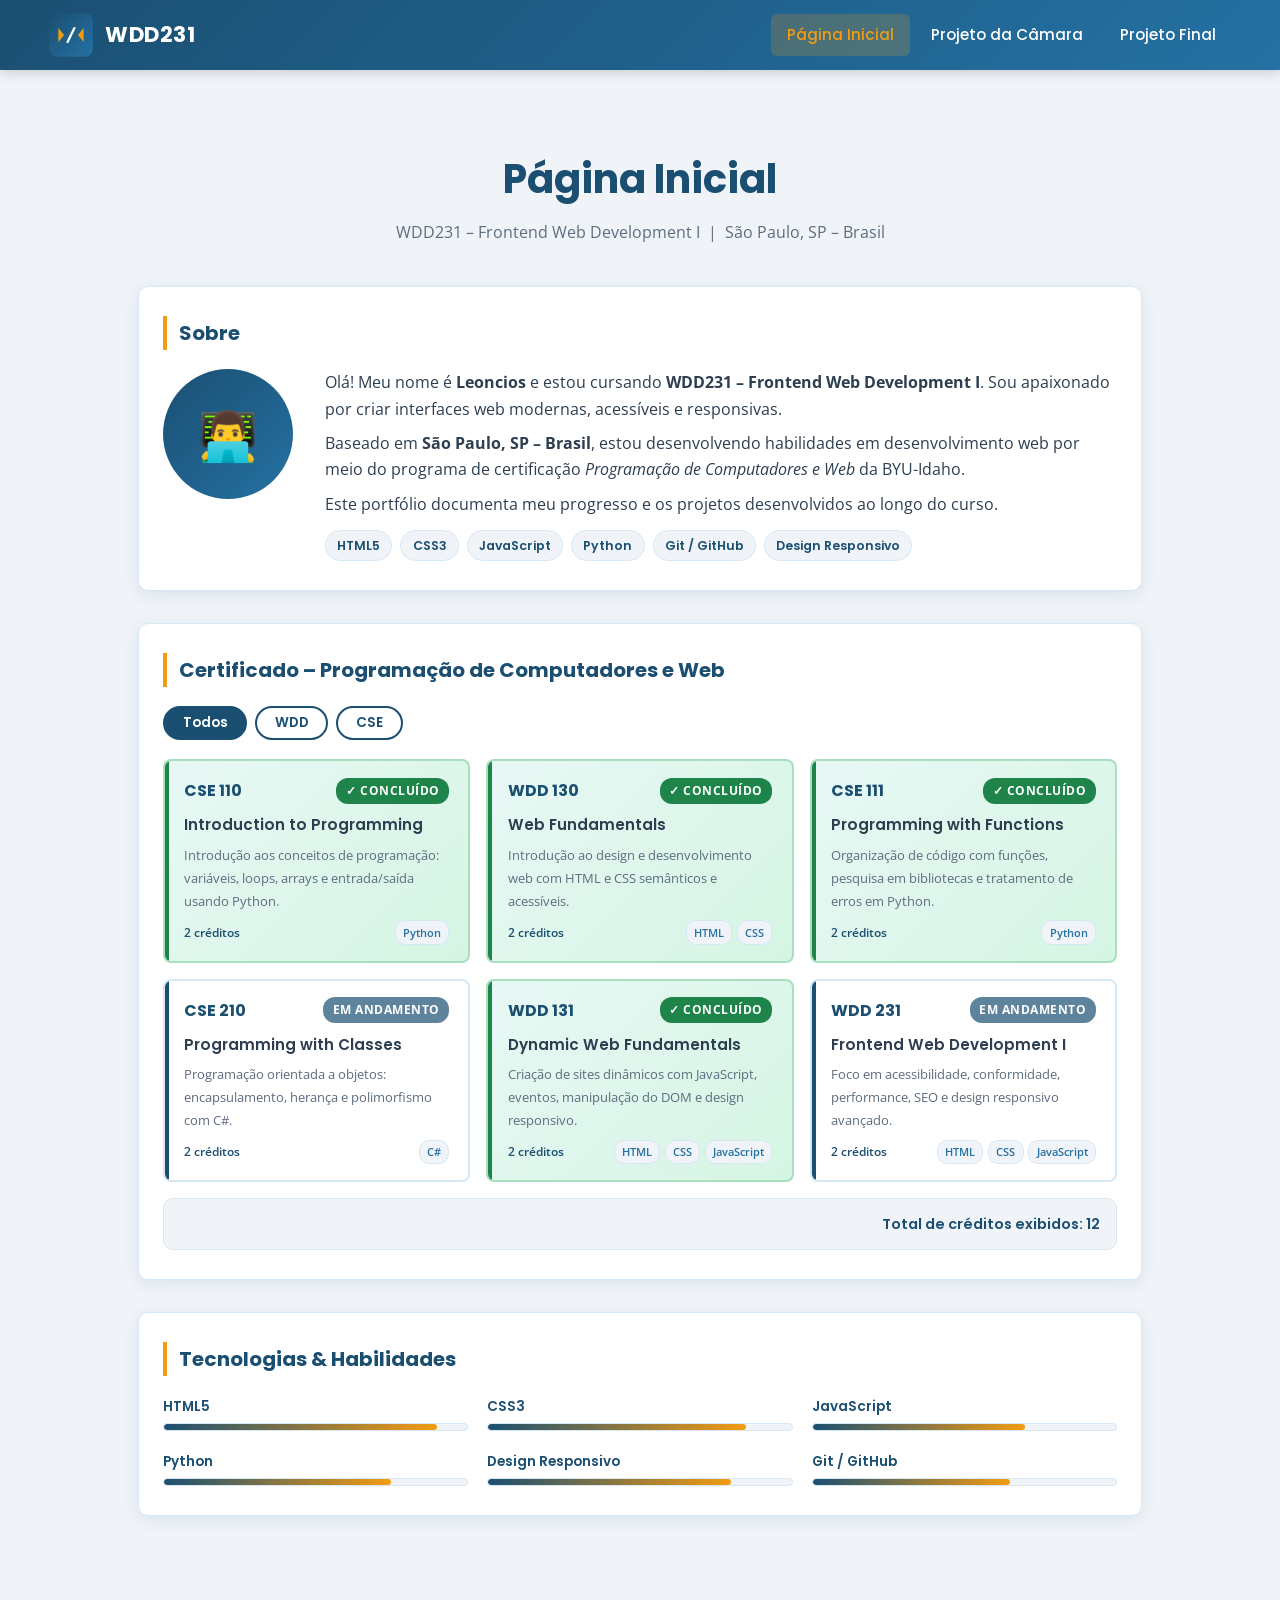
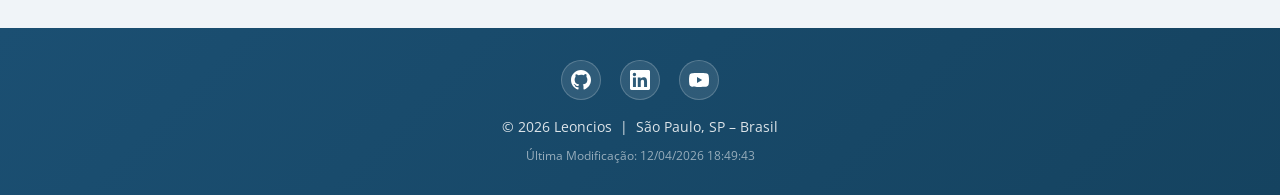
<file: index.html>
<!DOCTYPE html>
<html lang="pt-BR">

<head>
    <meta charset="UTF-8">
    <meta name="viewport" content="width=device-width, initial-scale=1.0">
    <meta name="description"
        content="Página inicial de WDD231 – Frontend Web Development I. Portfólio de Leoncios, estudante de desenvolvimento web em São Paulo, SP.">
    <meta name="author" content="Douglas Silva">
    <title>WDD231 | Leoncios – Frontend Web Development</title>

    <!-- CSS: normalize primeiro, depois mobile, depois desktop -->
    <link rel="stylesheet" href="estilos/normalize.css">
    <link rel="stylesheet" href="estilos/telas-pequenas.css">
    <link rel="stylesheet" href="estilos/maior.css">

    <!-- JavaScript com defer -->
    <script src="scripts/navegacao.js" defer></script>
    <script src="scripts/data.js" defer></script>
    <script src="scripts/curso.js" defer></script>
</head>

<body>

    <!-- ===== CABEÇALHO ===== -->
    <header>
        <div class="logo-area">
            <img src="imagens/logo.svg" alt="Logo WDD231" width="46" height="46">
            <span>WDD231</span>
        </div>

        <!-- Botão hambúrguer (mobile) -->
        <button id="menu-btn" aria-label="Abrir menu" aria-expanded="false" aria-controls="nav-menu">
            <span class="hamburguer"></span>
        </button>

        <!-- Navegação -->
        <nav id="nav-menu" aria-label="Navegação principal">
            <ul>
                <li><a href="index.html" class="ativo">Página Inicial</a></li>
                <li><a href="projeto/planejamentodosite.html">Projeto da Câmara</a></li>
                <li><a href="final/index.html">Projeto Final</a></li>
            </ul>
        </nav>
    </header>

    <!-- ===== CONTEÚDO PRINCIPAL ===== -->
    <main>
        <h1>Página Inicial</h1>
        <p class="subtitulo-h1">WDD231 – Frontend Web Development I &nbsp;|&nbsp; São Paulo, SP – Brasil</p>

        <!-- SEÇÃO 1: SOBRE -->
        <section id="sobre" aria-labelledby="titulo-sobre">
            <h2 id="titulo-sobre">Sobre</h2>
            <div class="sobre-conteudo">
                <div class="sobre-foto" role="img" aria-label="Avatar do estudante">👨‍💻</div>
                <div class="sobre-texto">
                    <p>
                        Olá! Meu nome é <strong>Leoncios</strong> e estou cursando
                        <strong>WDD231 – Frontend Web Development I</strong>. Sou apaixonado
                        por criar interfaces web modernas, acessíveis e responsivas.
                    </p>
                    <p>
                        Baseado em <strong>São Paulo, SP – Brasil</strong>, estou desenvolvendo
                        habilidades em desenvolvimento web por meio do programa de certificação
                        <em>Programação de Computadores e Web</em> da BYU-Idaho.
                    </p>
                    <p>Este portfólio documenta meu progresso e os projetos desenvolvidos ao longo do curso.</p>
                    <div class="tags-tech" aria-label="Tecnologias em estudo">
                        <span class="tag">HTML5</span>
                        <span class="tag">CSS3</span>
                        <span class="tag">JavaScript</span>
                        <span class="tag">Python</span>
                        <span class="tag">Git / GitHub</span>
                        <span class="tag">Design Responsivo</span>
                    </div>
                </div>
            </div>
        </section>

        <!-- SEÇÃO 2: CERTIFICADO / CURSOS -->
        <section id="certificado" aria-labelledby="titulo-certificado">
            <h2 id="titulo-certificado">Certificado – Programação de Computadores e Web</h2>

            <!-- Botões de filtro -->
            <div class="filtros" role="group" aria-label="Filtrar cursos por área">
                <button class="btn-filtro ativo" data-filtro="todos" id="btn-todos">Todos</button>
                <button class="btn-filtro" data-filtro="wdd" id="btn-wdd">WDD</button>
                <button class="btn-filtro" data-filtro="cse" id="btn-cse">CSE</button>
            </div>

            <!-- Grade de cursos (preenchida via JavaScript) -->
            <div id="grade-cursos" aria-live="polite" aria-label="Lista de cursos"></div>

            <!-- Total de créditos (preenchido via JavaScript com reduce) -->
            <p class="total-creditos" id="total-creditos" aria-live="polite"></p>
        </section>

        <!-- SEÇÃO 3: TECNOLOGIAS -->
        <section id="tecnologias" aria-labelledby="titulo-tecnologias">
            <h2 id="titulo-tecnologias">Tecnologias &amp; Habilidades</h2>
            <div class="grid-habilidades">

                <div class="habilidade-item">
                    <span class="habilidade-nome">HTML5</span>
                    <div class="barra-bg" role="progressbar" aria-valuenow="90" aria-valuemin="0" aria-valuemax="100"
                        aria-label="Proficiência em HTML5: 90%">
                        <div class="barra-fill" style="width: 90%;"></div>
                    </div>
                </div>

                <div class="habilidade-item">
                    <span class="habilidade-nome">CSS3</span>
                    <div class="barra-bg" role="progressbar" aria-valuenow="85" aria-valuemin="0" aria-valuemax="100"
                        aria-label="Proficiência em CSS3: 85%">
                        <div class="barra-fill" style="width: 85%;"></div>
                    </div>
                </div>

                <div class="habilidade-item">
                    <span class="habilidade-nome">JavaScript</span>
                    <div class="barra-bg" role="progressbar" aria-valuenow="70" aria-valuemin="0" aria-valuemax="100"
                        aria-label="Proficiência em JavaScript: 70%">
                        <div class="barra-fill" style="width: 70%;"></div>
                    </div>
                </div>

                <div class="habilidade-item">
                    <span class="habilidade-nome">Python</span>
                    <div class="barra-bg" role="progressbar" aria-valuenow="75" aria-valuemin="0" aria-valuemax="100"
                        aria-label="Proficiência em Python: 75%">
                        <div class="barra-fill" style="width: 75%;"></div>
                    </div>
                </div>

                <div class="habilidade-item">
                    <span class="habilidade-nome">Design Responsivo</span>
                    <div class="barra-bg" role="progressbar" aria-valuenow="80" aria-valuemin="0" aria-valuemax="100"
                        aria-label="Proficiência em Design Responsivo: 80%">
                        <div class="barra-fill" style="width: 80%;"></div>
                    </div>
                </div>

                <div class="habilidade-item">
                    <span class="habilidade-nome">Git / GitHub</span>
                    <div class="barra-bg" role="progressbar" aria-valuenow="65" aria-valuemin="0" aria-valuemax="100"
                        aria-label="Proficiência em Git/GitHub: 65%">
                        <div class="barra-fill" style="width: 65%;"></div>
                    </div>
                </div>

            </div>
        </section>

    </main>

    <!-- ===== RODAPÉ ===== -->
    <footer>

        <!-- Links de redes sociais -->
        <div class="footer-social" aria-label="Redes sociais">

            <!-- GitHub -->
            <a href="https://github.com/" target="_blank" rel="noopener noreferrer" aria-label="GitHub de Leoncios">
                <svg viewBox="0 0 24 24" aria-hidden="true">
                    <path
                        d="M12 0C5.37 0 0 5.37 0 12c0 5.3 3.438 9.8 8.205 11.385.6.113.82-.258.82-.577v-2.165c-3.338.726-4.033-1.416-4.033-1.416-.546-1.387-1.333-1.756-1.333-1.756-1.089-.745.083-.729.083-.729 1.205.084 1.839 1.237 1.839 1.237 1.07 1.834 2.807 1.304 3.492.997.107-.775.418-1.305.762-1.604-2.665-.305-5.467-1.334-5.467-5.931 0-1.311.469-2.381 1.236-3.221-.124-.303-.535-1.524.117-3.176 0 0 1.008-.322 3.301 1.23A11.509 11.509 0 0112 5.803c1.02.005 2.047.138 3.006.404 2.291-1.552 3.297-1.23 3.297-1.23.653 1.653.242 2.874.118 3.176.77.84 1.235 1.911 1.235 3.221 0 4.609-2.807 5.624-5.479 5.921.43.372.823 1.102.823 2.222v3.293c0 .319.192.694.801.576C20.566 21.797 24 17.3 24 12c0-6.63-5.37-12-12-12z" />
                </svg>
            </a>

            <!-- LinkedIn -->
            <a href="https://linkedin.com/" target="_blank" rel="noopener noreferrer" aria-label="LinkedIn de Leoncios">
                <svg viewBox="0 0 24 24" aria-hidden="true">
                    <path
                        d="M20.447 20.452h-3.554v-5.569c0-1.328-.027-3.037-1.852-3.037-1.853 0-2.136 1.445-2.136 2.939v5.667H9.351V9h3.414v1.561h.046c.477-.9 1.637-1.85 3.37-1.85 3.601 0 4.267 2.37 4.267 5.455v6.286zM5.337 7.433a2.062 2.062 0 01-2.063-2.065 2.064 2.064 0 112.063 2.065zm1.782 13.019H3.555V9h3.564v11.452zM22.225 0H1.771C.792 0 0 .774 0 1.729v20.542C0 23.227.792 24 1.771 24h20.451C23.2 24 24 23.227 24 22.271V1.729C24 .774 23.2 0 22.222 0h.003z" />
                </svg>
            </a>

            <!-- YouTube -->
            <a href="https://youtube.com/" target="_blank" rel="noopener noreferrer" aria-label="YouTube de Leoncios">
                <svg viewBox="0 0 24 24" aria-hidden="true">
                    <path
                        d="M23.495 6.205a3.007 3.007 0 00-2.088-2.088c-1.87-.501-9.396-.501-9.396-.501s-7.507-.01-9.396.501A3.007 3.007 0 00.527 6.205a31.247 31.247 0 00-.522 5.805 31.247 31.247 0 00.522 5.783 3.007 3.007 0 002.088 2.088c1.868.502 9.396.502 9.396.502s7.506 0 9.396-.502a3.007 3.007 0 002.088-2.088 31.247 31.247 0 00.5-5.783 31.247 31.247 0 00-.5-5.805zM9.609 15.601V8.408l6.264 3.602z" />
                </svg>
            </a>

        </div>

        <!-- Copyright dinâmico -->
        <p>
            &copy; <span id="ano-atual"></span> Leoncios &nbsp;|&nbsp; São Paulo, SP – Brasil
        </p>

        <!-- Última modificação (preenchida pelo data.js) -->
        <p id="ultimaModificacao"></p>

    </footer>

</body>

</html>
</file>
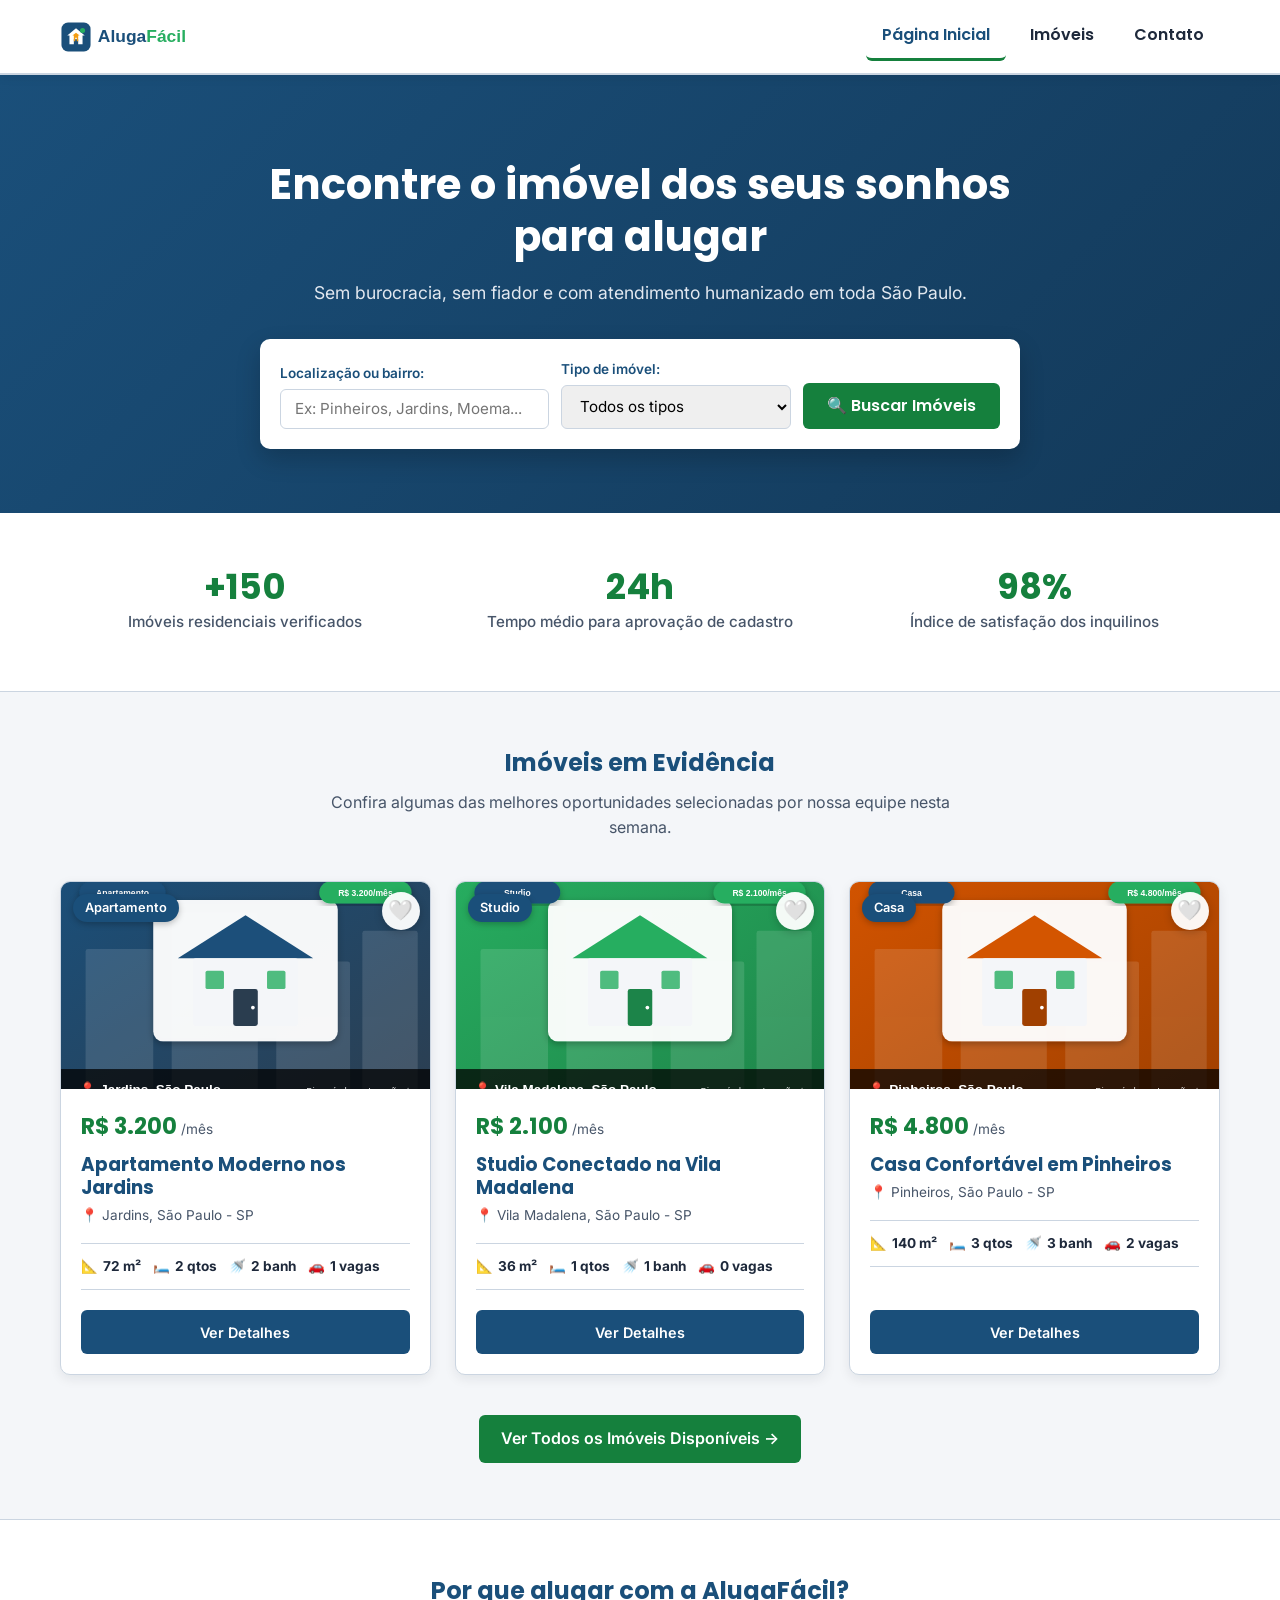
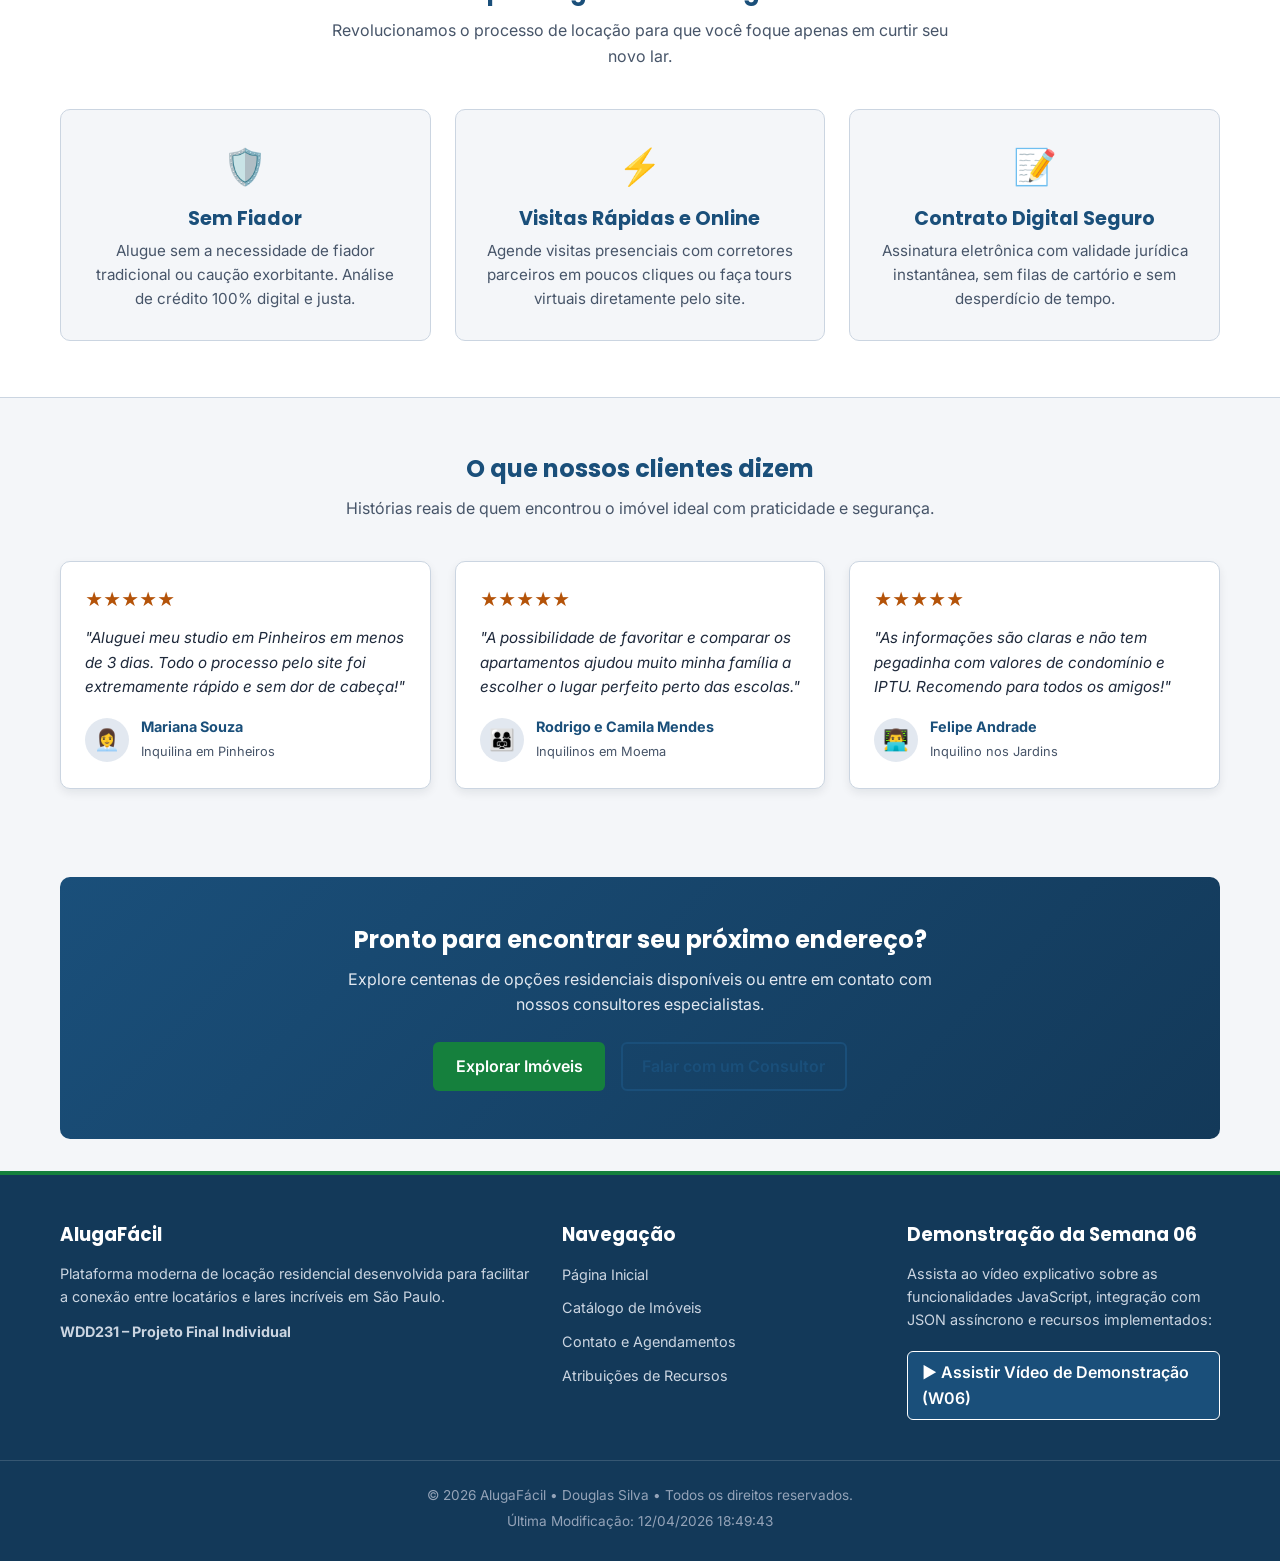
<file: final/index.html>
<!DOCTYPE html>
<html lang="pt-BR">

<head>
  <meta charset="UTF-8">
  <meta name="viewport" content="width=device-width, initial-scale=1.0">
  <title>AlugaFácil | Aluguel de Imóveis Residenciais sem Complicação</title>
  <meta name="description" content="Encontre apartamentos, casas e studios para alugar em São Paulo com a AlugaFácil. Plataforma de locação residencial transparente e sem fiador.">
  <meta name="author" content="Douglas Silva">

  <!-- Metadados Open Graph para Redes Sociais (URLs Absolutas e Imagem 1200x630) -->
  <meta property="og:title" content="AlugaFácil | Locação de Imóveis Residenciais">
  <meta property="og:description" content="Encontre apartamentos, casas e studios para alugar em São Paulo com a AlugaFácil. Plataforma de locação residencial transparente e sem fiador.">
  <meta property="og:image" content="https://douglas-byu.github.io/wdd231/final/imagens/og-image.png">
  <meta property="og:image:width" content="1200">
  <meta property="og:image:height" content="630">
  <meta property="og:image:type" content="image/png">
  <meta property="og:url" content="https://douglas-byu.github.io/wdd231/final/index.html">
  <meta property="og:type" content="website">

  <!-- Favicon -->
  <link rel="icon" type="image/svg+xml" href="imagens/favicon.svg">

  <!-- Google Fonts: Poppins (Títulos) e Inter (Corpo) -->
  <link rel="preconnect" href="https://fonts.googleapis.com">
  <link rel="preconnect" href="https://fonts.gstatic.com" crossorigin>
  <link href="https://fonts.googleapis.com/css2?family=Inter:wght@400;500;600&family=Poppins:wght@600;700&display=swap" rel="stylesheet">

  <!-- Estilos CSS Externos (Sem estilos inline) -->
  <link rel="stylesheet" href="estilos/normalize.css">
  <link rel="stylesheet" href="estilos/principal.css">

  <!-- Módulos JavaScript (ES Modules) -->
  <script type="module" src="scripts/principal.js"></script>
  <script type="module" src="scripts/inicio.js"></script>
</head>

<body>

  <!-- ===== CABEÇALHO & NAVEGAÇÃO PRINCIPAL ===== -->
  <header class="site-header">
    <div class="header-container">
      <a href="index.html" class="logo-link" aria-label="Ir para a página inicial da AlugaFácil">
        <img src="imagens/logo.svg" alt="Logotipo AlugaFácil" class="logo-img" width="160" height="36">
      </a>

      <!-- Botão Hambúrguer para telas móveis -->
      <button
        id="menu-toggle"
        class="menu-toggle"
        aria-label="Abrir menu de navegação"
        aria-expanded="false"
        aria-controls="nav-menu"
      >
        <span></span>
        <span></span>
        <span></span>
      </button>

      <!-- Navegação com Wayfinding -->
      <nav id="nav-menu" class="nav-principal" aria-label="Navegação do site">
        <ul class="nav-lista">
          <li><a href="index.html" class="nav-link ativo" aria-current="page">Página Inicial</a></li>
          <li>
            <a href="imoveis.html" class="nav-link">
              Imóveis <span class="nav-favoritos-badge oculto" title="Imóveis favoritados">0</span>
            </a>
          </li>
          <li><a href="contato.html" class="nav-link">Contato</a></li>
        </ul>
      </nav>
    </div>
  </header>

  <!-- ===== CONTEÚDO PRINCIPAL ===== -->
  <main>

    <!-- SEÇÃO HERO COM BUSCA RÁPIDA -->
    <section class="hero" aria-labelledby="titulo-hero">
      <div class="hero-conteudo container">
        <h1 id="titulo-hero">Encontre o imóvel dos seus sonhos para alugar</h1>
        <p class="hero-subtitulo">Sem burocracia, sem fiador e com atendimento humanizado em toda São Paulo.</p>

        <!-- Formulário de Busca Integrado -->
        <div class="hero-busca-card">
          <form id="form-busca-hero" class="hero-busca-form" role="search">
            <div class="busca-grupo">
              <label for="hero-busca-texto">Localização ou bairro:</label>
              <input
                type="text"
                id="hero-busca-texto"
                class="busca-input"
                placeholder="Ex: Pinheiros, Jardins, Moema..."
              >
            </div>

            <div class="busca-grupo">
              <label for="hero-busca-tipo">Tipo de imóvel:</label>
              <select id="hero-busca-tipo" class="busca-select">
                <option value="todos">Todos os tipos</option>
                <option value="Apartamento">Apartamento</option>
                <option value="Casa">Casa</option>
                <option value="Studio">Studio</option>
                <option value="Cobertura">Cobertura</option>
              </select>
            </div>

            <button type="submit" class="btn-busca-hero">
              🔍 Buscar Imóveis
            </button>
          </form>
        </div>
      </div>
    </section>

    <!-- SEÇÃO DE ESTATÍSTICAS DA PLATAFORMA -->
    <section class="secao-stats" aria-label="Estatísticas da AlugaFácil">
      <div class="container stats-grid">
        <div class="stat-item">
          <div class="stat-numero">+150</div>
          <div class="stat-rotulo">Imóveis residenciais verificados</div>
        </div>
        <div class="stat-item">
          <div class="stat-numero">24h</div>
          <div class="stat-rotulo">Tempo médio para aprovação de cadastro</div>
        </div>
        <div class="stat-item">
          <div class="stat-numero">98%</div>
          <div class="stat-rotulo">Índice de satisfação dos inquilinos</div>
        </div>
      </div>
    </section>

    <!-- SEÇÃO DE IMÓVEIS EM DESTAQUE (DINÂMICO COM JAVASCRIPT) -->
    <section class="secao-destaques container" aria-labelledby="titulo-destaques">
      <div class="secao-cabecalho">
        <h2 id="titulo-destaques">Imóveis em Evidência</h2>
        <p>Confira algumas das melhores oportunidades selecionadas por nossa equipe nesta semana.</p>
      </div>

      <!-- Container preenchido via JavaScript (inicio.js) -->
      <div id="grade-destaques" class="grade-imoveis" aria-live="polite">
        <p class="mensagem-feedback">Carregando imóveis em evidência...</p>
      </div>

      <div class="alinhamento-centro-topo">
        <a href="imoveis.html" class="btn-secundario">
          Ver Todos os Imóveis Disponíveis →
        </a>
      </div>
    </section>

    <!-- SEÇÃO DE VANTAGENS DO ALUGAFÁCIL -->
    <section class="secao-vantagens" aria-labelledby="titulo-vantagens">
      <div class="container">
        <div class="secao-cabecalho">
          <h2 id="titulo-vantagens">Por que alugar com a AlugaFácil?</h2>
          <p>Revolucionamos o processo de locação para que você foque apenas em curtir seu novo lar.</p>
        </div>

        <div class="grid-vantagens">
          <article class="card-vantagem">
            <span class="icone-vantagem">🛡️</span>
            <h3>Sem Fiador</h3>
            <p>Alugue sem a necessidade de fiador tradicional ou caução exorbitante. Análise de crédito 100% digital e justa.</p>
          </article>

          <article class="card-vantagem">
            <span class="icone-vantagem">⚡</span>
            <h3>Visitas Rápidas e Online</h3>
            <p>Agende visitas presenciais com corretores parceiros em poucos cliques ou faça tours virtuais diretamente pelo site.</p>
          </article>

          <article class="card-vantagem">
            <span class="icone-vantagem">📝</span>
            <h3>Contrato Digital Seguro</h3>
            <p>Assinatura eletrônica com validade jurídica instantânea, sem filas de cartório e sem desperdício de tempo.</p>
          </article>
        </div>
      </div>
    </section>

    <!-- SEÇÃO DE DEPOIMENTOS DE CLIENTES -->
    <section class="secao-depoimentos container" aria-labelledby="titulo-depoimentos">
      <div class="secao-cabecalho">
        <h2 id="titulo-depoimentos">O que nossos clientes dizem</h2>
        <p>Histórias reais de quem encontrou o imóvel ideal com praticidade e segurança.</p>
      </div>

      <div class="grid-depoimentos">
        <article class="card-depoimento">
          <div class="estrelas-depoimento" aria-label="Avaliação 5 estrelas">★★★★★</div>
          <p class="texto-depoimento">
            "Aluguei meu studio em Pinheiros em menos de 3 dias. Todo o processo pelo site foi extremamente rápido e sem dor de cabeça!"
          </p>
          <div class="autor-depoimento">
            <div class="avatar-depoimento">👩‍💼</div>
            <div class="autor-info">
              <strong>Mariana Souza</strong>
              <span>Inquilina em Pinheiros</span>
            </div>
          </div>
        </article>

        <article class="card-depoimento">
          <div class="estrelas-depoimento" aria-label="Avaliação 5 estrelas">★★★★★</div>
          <p class="texto-depoimento">
            "A possibilidade de favoritar e comparar os apartamentos ajudou muito minha família a escolher o lugar perfeito perto das escolas."
          </p>
          <div class="autor-depoimento">
            <div class="avatar-depoimento">👨‍👩‍👧</div>
            <div class="autor-info">
              <strong>Rodrigo e Camila Mendes</strong>
              <span>Inquilinos em Moema</span>
            </div>
          </div>
        </article>

        <article class="card-depoimento">
          <div class="estrelas-depoimento" aria-label="Avaliação 5 estrelas">★★★★★</div>
          <p class="texto-depoimento">
            "As informações são claras e não tem pegadinha com valores de condomínio e IPTU. Recomendo para todos os amigos!"
          </p>
          <div class="autor-depoimento">
            <div class="avatar-depoimento">👨‍💻</div>
            <div class="autor-info">
              <strong>Felipe Andrade</strong>
              <span>Inquilino nos Jardins</span>
            </div>
          </div>
        </article>
      </div>
    </section>

    <!-- SEÇÃO DE CHAMADA PARA AÇÃO (CTA) -->
    <section class="container" aria-label="Chamada para Ação">
      <div class="secao-cta">
        <h2>Pronto para encontrar seu próximo endereço?</h2>
        <p>Explore centenas de opções residenciais disponíveis ou entre em contato com nossos consultores especialistas.</p>
        <div class="botoes-container-cta">
          <a href="imoveis.html" class="btn-secundario">Explorar Imóveis</a>
          <a href="contato.html" class="btn-outline btn-cta-falar">Falar com um Consultor</a>
        </div>
      </div>
    </section>

  </main>

  <!-- ===== RODAPÉ DO SITE ===== -->
  <footer class="site-footer">
    <div class="container footer-grid">
      <!-- Coluna 1: Sobre -->
      <div class="footer-col">
        <h3>AlugaFácil</h3>
        <p>Plataforma moderna de locação residencial desenvolvida para facilitar a conexão entre locatários e lares incríveis em São Paulo.</p>
        <p class="espacamento-topo-sm"><strong>WDD231 – Projeto Final Individual</strong></p>
      </div>

      <!-- Coluna 2: Navegação e Atribuições -->
      <div class="footer-col">
        <h3>Navegação</h3>
        <ul class="footer-links">
          <li><a href="index.html">Página Inicial</a></li>
          <li><a href="imoveis.html">Catálogo de Imóveis</a></li>
          <li><a href="contato.html">Contato e Agendamentos</a></li>
          <li><a href="atribuicoes.html">Atribuições de Recursos</a></li>
        </ul>
      </div>

      <!-- Coluna 3: Demonstração em Vídeo & Contato -->
      <div class="footer-col">
        <h3>Demonstração da Semana 06</h3>
        <p>Assista ao vídeo explicativo sobre as funcionalidades JavaScript, integração com JSON assíncrono e recursos implementados:</p>
        <a
          href="https://youtu.be/SEU_VIDEO_AQUI"
          target="_blank"
          rel="noopener noreferrer"
          class="video-link-destaque"
          id="link-video-demonstracao"
          aria-label="Assistir ao vídeo de demonstração do projeto final no YouTube ou Loom"
        >
          ▶️ Assistir Vídeo de Demonstração (W06)
        </a>
      </div>
    </div>

    <!-- Linha Inferior com Copyright e Última Modificação -->
    <div class="footer-bottom">
      <div class="container">
        <p>&copy; <span id="ano-atual">2026</span> AlugaFácil &bull; Douglas Silva &bull; Todos os direitos reservados.</p>
        <p id="ultima-modificacao"></p>
      </div>
    </div>
  </footer>

</body>

</html>
</file>
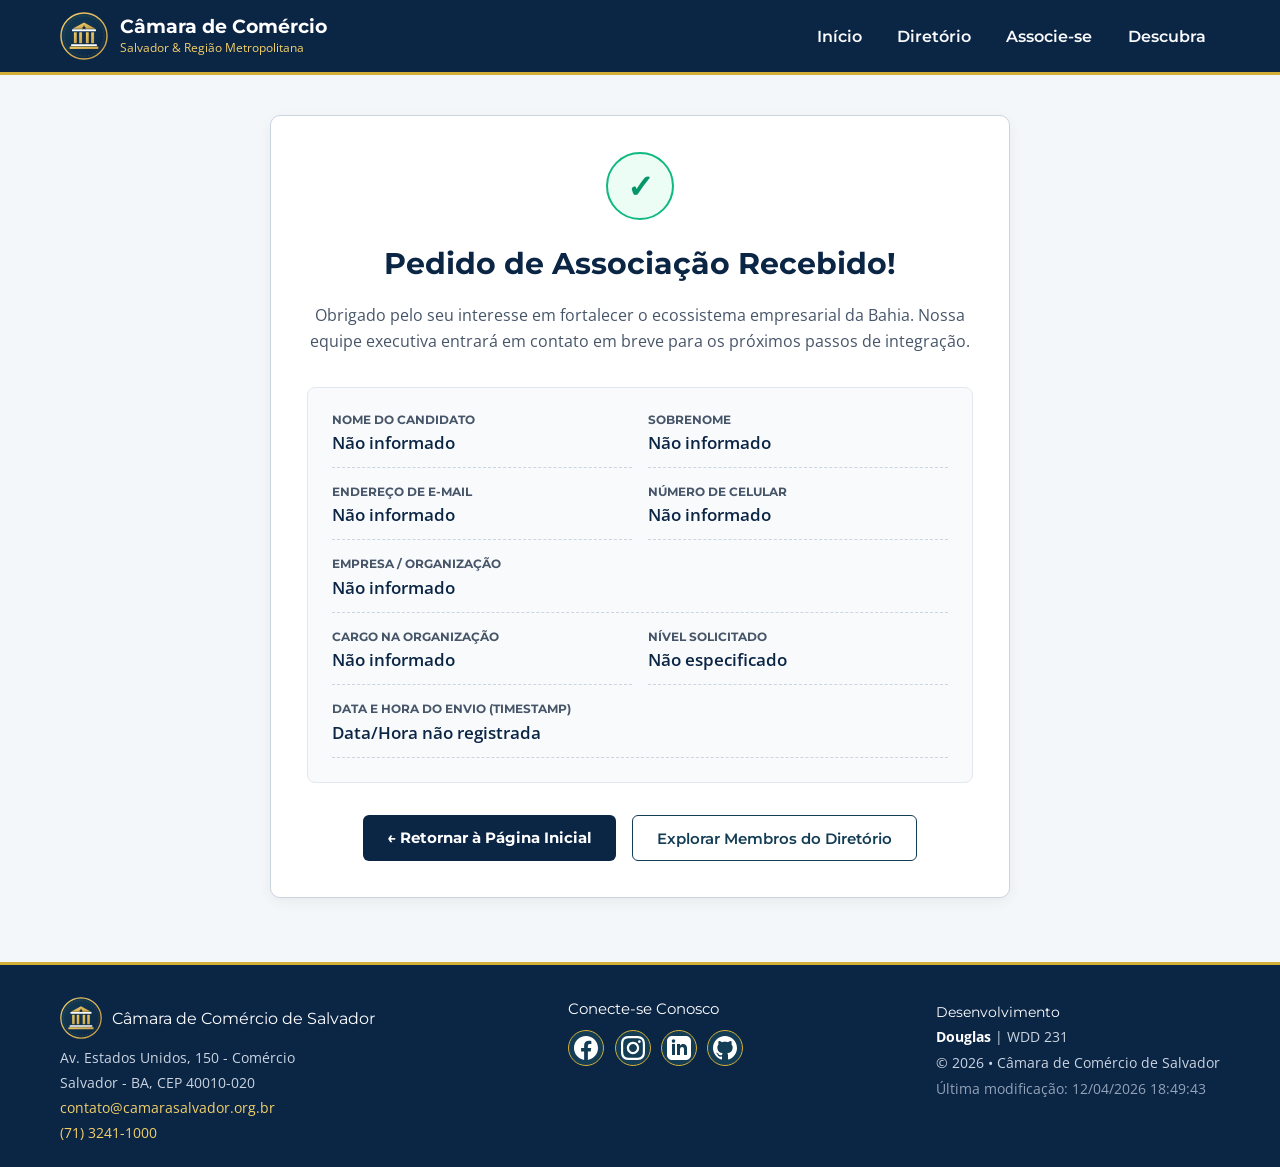
<file: camara/agradecimento.html>
﻿<!DOCTYPE html>
<html lang="pt-BR">

<head>
  <meta charset="UTF-8">
  <meta name="viewport" content="width=device-width, initial-scale=1.0">
  <title>Agradecimento | Câmara de Comércio de Salvador</title>
  <meta name="description"
    content="Confirmação de recebimento do pedido de associação à Câmara de Comércio de Salvador. Obrigado por fazer parte da nossa rede.">
  <meta name="author" content="Douglas">

  <!-- Favicon -->
  <link rel="icon" type="image/svg+xml" href="imagens/favicon.svg">

  <!-- Open Graph / Redes Sociais -->
  <meta property="og:type" content="website">
  <meta property="og:title" content="Pedido de Associação Confirmado | Câmara de Comércio de Salvador">
  <meta property="og:description"
    content="Seu pedido de filiação à Câmara de Comércio de Salvador foi registrado com sucesso.">
  <meta property="og:url" content="https://douglas-byu.github.io/wdd231/camara/agradecimento.html">
  <meta property="og:image" content="https://douglas-byu.github.io/wdd231/camara/imagens/og-camara.png">
  <meta property="og:image:alt" content="Confirmação da Câmara de Comércio de Salvador">
  <meta property="og:locale" content="pt_BR">

  <!-- Tipografia Google Fonts -->
  <link rel="preconnect" href="https://fonts.googleapis.com">
  <link rel="preconnect" href="https://fonts.gstatic.com" crossorigin>
  <link
    href="https://fonts.googleapis.com/css2?family=Montserrat:wght@400;500;600;700&family=Open+Sans:wght@400;600&display=swap"
    rel="stylesheet">

  <!-- Estilos -->
  <link rel="stylesheet" href="estilos/normalize.css">
  <link rel="stylesheet" href="estilos/agradecimento.css">

  <!-- Script Principal -->
  <script src="scripts/agradecimento.js" defer></script>
</head>

<body>
  <!-- CABEÇALHO PADRÃO DO PROJETO -->
  <header class="cabecalho-principal">
    <div class="container container-cabecalho">
      <div class="marca-camara">
        <a href="index.html" class="link-logo" aria-label="Página Inicial da Câmara de Comércio">
          <img src="imagens/logo-camara.svg" alt="Logotipo da Câmara de Comércio de Salvador" class="logo-camara"
            width="56" height="56">
          <div class="texto-marca">
            <span class="nome-camara">Câmara de Comércio</span>
            <span class="subtitulo-camara">Salvador &amp; Região Metropolitana</span>
          </div>
        </a>
      </div>

      <button id="botao-menu-hamburguer" class="botao-hamburguer" aria-label="Abrir Menu de Navegação"
        aria-expanded="false" aria-controls="menu-navegacao">
        <span class="icone-barra"></span>
        <span class="icone-barra"></span>
        <span class="icone-barra"></span>
      </button>

      <nav id="menu-navegacao" class="navegacao-principal" aria-label="Navegação do Site da Câmara">
        <ul class="lista-navegacao">
          <li><a href="index.html" class="link-navegacao">Início</a></li>
          <li><a href="diretorio.html" class="link-navegacao">Diretório</a></li>
          <li><a href="associacao.html" class="link-navegacao">Associe-se</a></li>
          <li><a href="descubra.html" class="link-navegacao">Descubra</a></li>
        </ul>
      </nav>
    </div>
  </header>

  <!-- CONTEÚDO PRINCIPAL -->
  <main class="conteudo-agradecimento">
    <div class="container">
      <article class="cartao-confirmacao">
        <div class="icone-sucesso-container" aria-hidden="true">
          <span>✓</span>
        </div>

        <div class="confirmacao-cabecalho">
          <h1>Pedido de Associação Recebido!</h1>
          <p>
            Obrigado pelo seu interesse em fortalecer o ecossistema empresarial da Bahia.
            Nossa equipe executiva entrará em contato em breve para os próximos passos de integração.
          </p>
        </div>

        <section class="secao-dados-confirmacao" aria-labelledby="titulo-resumo">
          <h2 id="titulo-resumo" class="sr-only">Dados do Formulário Enviados</h2>

          <div class="dados-confirmacao-grade">
            <!-- NOME COMPLETO -->
            <div class="dado-item">
              <span class="dado-rotulo">Nome do Candidato</span>
              <span id="resumo-primeiro-nome" class="dado-valor">Carregando...</span>
            </div>

            <!-- SOBRENOME -->
            <div class="dado-item">
              <span class="dado-rotulo">Sobrenome</span>
              <span id="resumo-sobrenome" class="dado-valor">Carregando...</span>
            </div>

            <!-- E-MAIL -->
            <div class="dado-item">
              <span class="dado-rotulo">Endereço de E-mail</span>
              <span id="resumo-email" class="dado-valor">Carregando...</span>
            </div>

            <!-- CELULAR -->
            <div class="dado-item">
              <span class="dado-rotulo">Número de Celular</span>
              <span id="resumo-celular" class="dado-valor">Carregando...</span>
            </div>

            <!-- EMPRESA / ORGANIZAÇÃO -->
            <div class="dado-item completo">
              <span class="dado-rotulo">Empresa / Organização</span>
              <span id="resumo-organizacao" class="dado-valor">Carregando...</span>
            </div>

            <!-- CARGO NA ORGANIZAÇÃO -->
            <div class="dado-item">
              <span class="dado-rotulo">Cargo na Organização</span>
              <span id="resumo-cargo" class="dado-valor">Não informado</span>
            </div>

            <!-- NÍVEL DE ASSOCIAÇÃO -->
            <div class="dado-item">
              <span class="dado-rotulo">Nível Solicitado</span>
              <span id="resumo-nivel" class="dado-valor">Carregando...</span>
            </div>

            <!-- DATA E HORA DO REGISTRO (TIMESTAMP OCULTO) -->
            <div class="dado-item completo">
              <span class="dado-rotulo">Data e Hora do Envio (Timestamp)</span>
              <span id="resumo-timestamp" class="dado-valor">Carregando...</span>
            </div>

            <!-- DESCRIÇÃO DA ATIVIDADE (OPCIONAL) -->
            <div id="container-descricao" class="dado-item completo" style="display: none;">
              <span class="dado-rotulo">Descrição da Atividade</span>
              <span id="resumo-descricao" class="dado-valor"></span>
            </div>
          </div>
        </section>

        <div class="acoes-confirmacao">
          <a href="index.html" class="btn-confirmacao-primario">
            <span>&larr; Retornar à Página Inicial</span>
          </a>
          <a href="diretorio.html" class="btn-confirmacao-secundario">
            <span>Explorar Membros do Diretório</span>
          </a>
        </div>
      </article>
    </div>
  </main>

  <!-- RODAPÉ PADRÃO DO PROJETO -->
  <footer class="rodape-principal">
    <div class="container container-rodape">
      <div class="coluna-rodape contato-camara">
        <div class="identidade-rodape">
          <img src="imagens/logo-camara.svg" alt="Logotipo da Câmara" width="42" height="42">
          <p class="titulo-rodape">Câmara de Comércio de Salvador</p>
        </div>
        <address class="endereco-camara">
          <p>Av. Estados Unidos, 150 - Comércio</p>
          <p>Salvador - BA, CEP 40010-020</p>
          <p><a href="mailto:contato@camarasalvador.org.br">contato@camarasalvador.org.br</a></p>
          <p><a href="tel:+557132411000">(71) 3241-1000</a></p>
        </address>
      </div>

      <div class="coluna-rodape redes-rodape">
        <p class="subtitulo-rodape">Conecte-se Conosco</p>
        <div class="links-redes">
          <a href="https://facebook.com" target="_blank" rel="noopener noreferrer"
            aria-label="Página no Facebook da Câmara de Comércio">
            <svg viewBox="0 0 24 24" width="24" height="24" fill="currentColor" aria-hidden="true">
              <path
                d="M24 12.073c0-6.627-5.373-12-12-12s-12 5.373-12 12c0 5.99 4.388 10.954 10.125 11.854v-8.385H7.078v-3.47h3.047V9.43c0-3.007 1.792-4.669 4.533-4.669 1.312 0 2.686.235 2.686.235v2.953H15.83c-1.491 0-1.956.925-1.956 1.874v2.25h3.328l-.532 3.47h-2.796v8.385C19.612 23.027 24 18.062 24 12.073z" />
            </svg>
          </a>
          <a href="https://instagram.com" target="_blank" rel="noopener noreferrer"
            aria-label="Perfil no Instagram da Câmara de Comércio">
            <svg viewBox="0 0 24 24" width="24" height="24" fill="currentColor" aria-hidden="true">
              <path
                d="M12 2.163c3.204 0 3.584.012 4.85.07 3.252.148 4.771 1.691 4.919 4.919.058 1.265.069 1.645.069 4.849 0 3.205-.012 3.584-.069 4.849-.149 3.225-1.664 4.771-4.919 4.919-1.266.058-1.644.07-4.85.07-3.204 0-3.584-.012-4.849-.07-3.26-.149-4.771-1.699-4.919-4.92-.058-1.265-.07-1.644-.07-4.849 0-3.204.013-3.583.07-4.849.149-3.227 1.664-4.771 4.919-4.919 1.266-.057 1.645-.069 4.849-.069zm0-2.163c-3.259 0-3.667.014-4.947.072-4.358.2-6.78 2.618-6.98 6.98-.059 1.281-.073 1.689-.073 4.948 0 3.259.014 3.668.072 4.948.2 4.358 2.618 6.78 6.98 6.98 1.281.058 1.689.072 4.948.072 3.259 0 3.668-.014 4.948-.072 4.354-.2 6.782-2.618 6.979-6.98.059-1.28.073-1.689.073-4.948 0-3.259-.014-3.667-.072-4.947-.196-4.354-2.617-6.78-6.979-6.98-1.281-.059-1.69-.073-4.949-.073zm0 5.838c-3.403 0-6.162 2.759-6.162 6.162s2.759 6.163 6.162 6.163 6.162-2.759 6.162-6.163c0-3.403-2.759-6.162-6.162-6.162zm0 10.162c-2.209 0-4-1.79-4-4 0-2.209 1.791-4 4-4s4 1.791 4 4c0 2.21-1.791 4-4 4zm6.406-11.845c-.796 0-1.441.645-1.441 1.44s.645 1.44 1.441 1.44c.795 0 1.439-.645 1.439-1.44s-.644-1.44-1.439-1.44z" />
            </svg>
          </a>
          <a href="https://linkedin.com" target="_blank" rel="noopener noreferrer"
            aria-label="Página no LinkedIn da Câmara de Comércio">
            <svg viewBox="0 0 24 24" width="24" height="24" fill="currentColor" aria-hidden="true">
              <path
                d="M19 0h-14c-2.761 0-5 2.239-5 5v14c0 2.761 2.239 5 5 5h14c2.762 0 5-2.239 5-5v-14c0-2.761-2.238-5-5-5zm-11 19h-3v-11h3v11zm-1.5-12.268c-.966 0-1.75-.79-1.75-1.764s.784-1.764 1.75-1.764 1.75.79 1.75 1.764-.783 1.764-1.75 1.764zm13.5 12.268h-3v-5.604c0-3.368-4-3.113-4 0v5.604h-3v-11h3v1.765c1.396-2.586 7-2.777 7 2.476v6.759z" />
            </svg>
          </a>
          <a href="https://github.com/douglas-byu/wdd231" target="_blank" rel="noopener noreferrer"
            aria-label="Repositório do projeto no GitHub">
            <svg viewBox="0 0 24 24" width="24" height="24" fill="currentColor" aria-hidden="true">
              <path
                d="M12 0c-6.626 0-12 5.373-12 12 0 5.302 3.438 9.8 8.207 11.387.599.111.793-.261.793-.577v-2.234c-3.338.726-4.033-1.416-4.033-1.416-.546-1.387-1.333-1.756-1.333-1.756-1.089-.745.083-.729.083-.729 1.205.084 1.839 1.237 1.839 1.237 1.07 1.834 2.807 1.304 3.492.997.107-.775.418-1.305.762-1.604-2.665-.305-5.467-1.334-5.467-5.931 0-1.311.469-2.381 1.236-3.221-.124-.303-.535-1.524.117-3.176 0 0 1.008-.322 3.301 1.23.957-.266 1.983-.399 3.003-.404 1.02.005 2.047.138 3.006.404 2.291-1.552 3.297-1.23 3.297-1.23.653 1.653.242 2.874.118 3.176.77.84 1.235 1.911 1.235 3.221 0 4.609-2.807 5.624-5.479 5.921.43.372.823 1.102.823 2.222v3.293c0 .319.192.694.801.576 4.765-1.589 8.199-6.086 8.199-11.386 0-6.627-5.373-12-12-12z" />
            </svg>
          </a>
        </div>
      </div>

      <div class="coluna-rodape creditos-rodape">
        <p class="subtitulo-rodape">Desenvolvimento</p>
        <p><strong>Douglas</strong> | WDD 231</p>
        <p class="copyright-texto">&copy; <span id="anoAtual"></span> • Câmara de Comércio de Salvador</p>
        <p id="ultimaModificacao" class="modificacao-texto"></p>
      </div>
    </div>
  </footer>
</body>

</html>
</file>
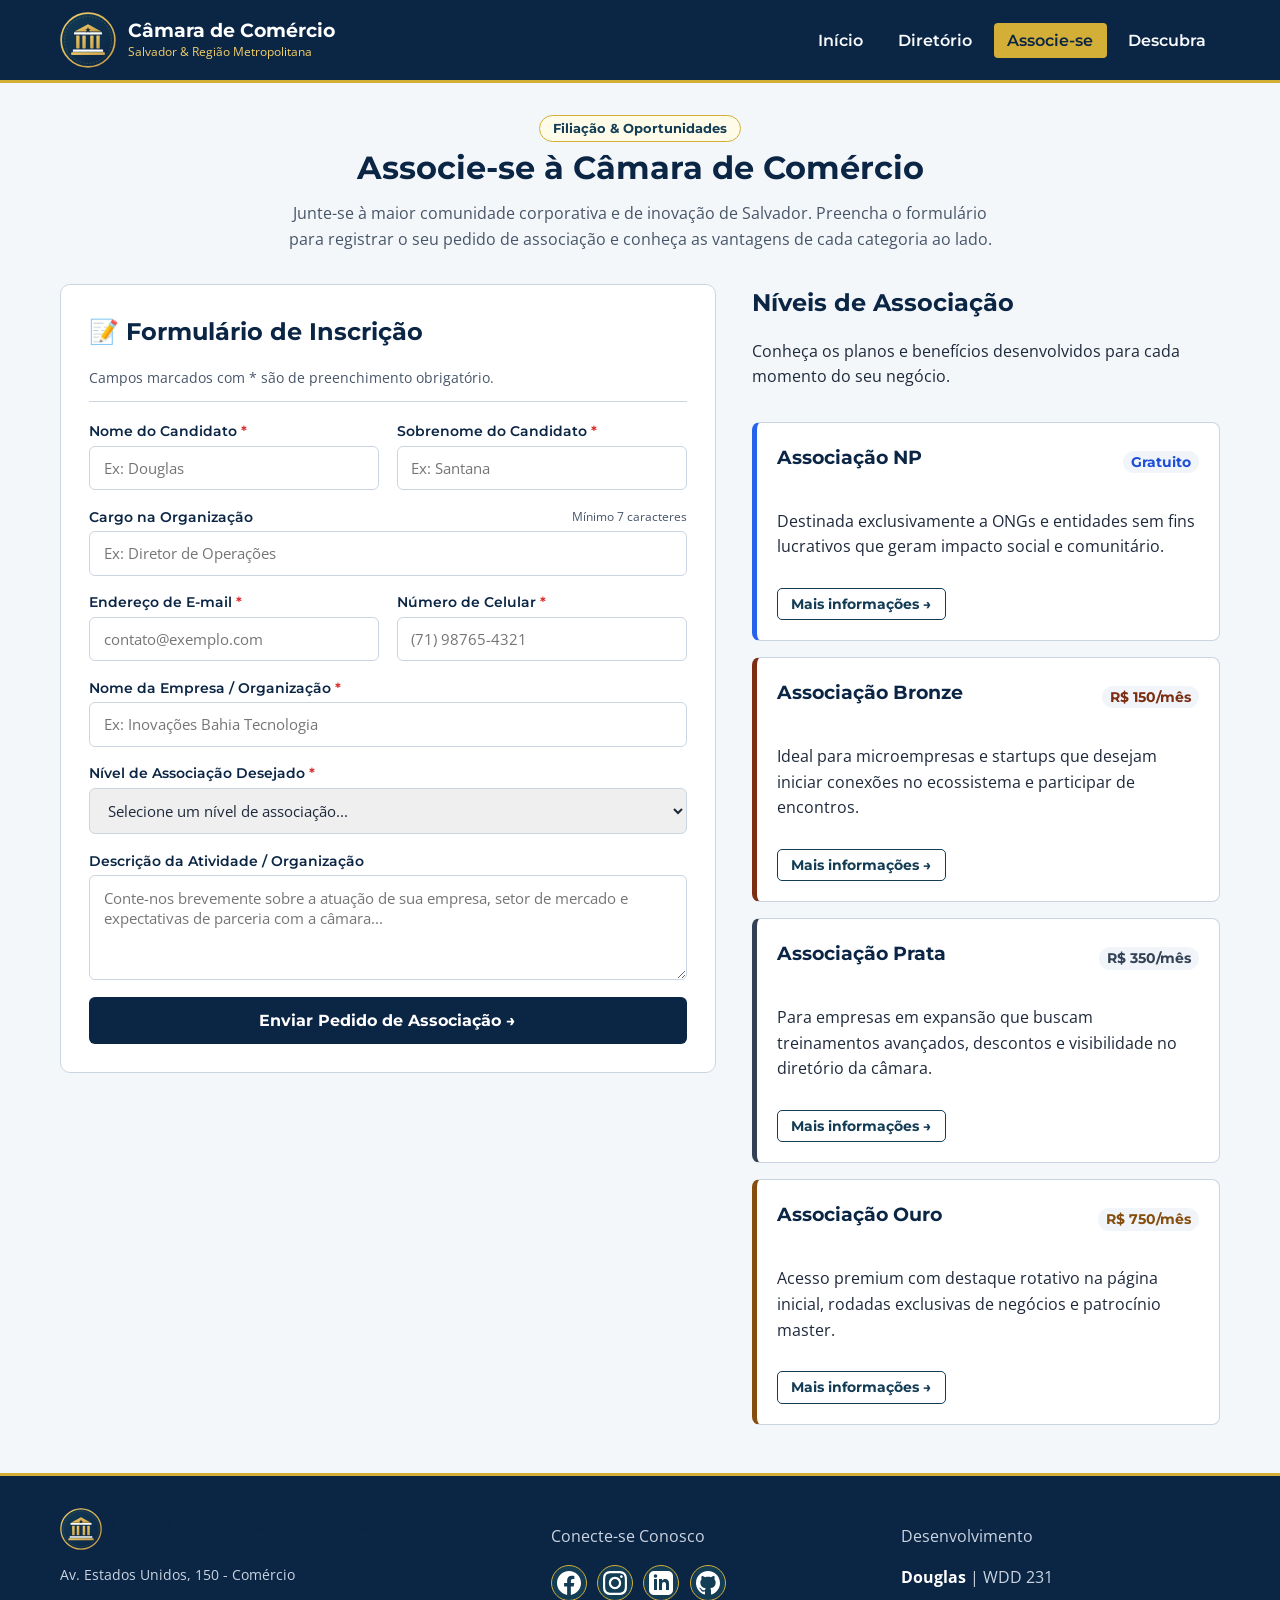
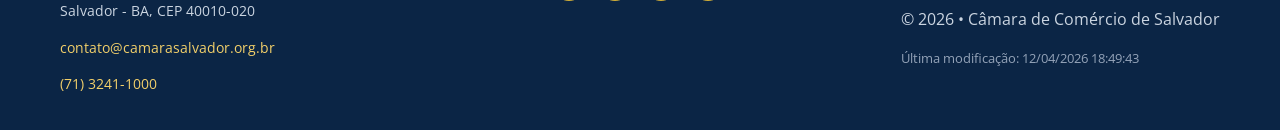
<file: camara/associacao.html>
﻿<!DOCTYPE html>
<html lang="pt-BR">

<head>
  <meta charset="UTF-8">
  <meta name="viewport" content="width=device-width, initial-scale=1.0">
  <title>Associe-se | Câmara de Comércio de Salvador</title>
  <meta name="description"
    content="Associe sua empresa à Câmara de Comércio de Salvador. Escolha seu nível de membros (NP, Bronze, Prata, Ouro) e tenha acesso a conexões, eventos e oportunidades.">
  <meta name="author" content="Douglas">

  <!-- Favicon -->
  <link rel="icon" type="image/svg+xml" href="imagens/favicon.svg">

  <!-- Open Graph / Redes Sociais -->
  <meta property="og:type" content="website">
  <meta property="og:title" content="Associe-se à Câmara de Comércio de Salvador | Níveis e Vantagens">
  <meta property="og:description"
    content="Faça parte da maior rede de líderes empresariais da Bahia. Confira os benefícios de cada nível de associação e solicite sua adesão.">
  <meta property="og:url" content="https://douglas-byu.github.io/wdd231/camara/associacao.html">
  <meta property="og:image" content="https://douglas-byu.github.io/wdd231/camara/imagens/og-camara.png">
  <meta property="og:image:alt" content="Logotipo e apresentação da Câmara de Comércio de Salvador">
  <meta property="og:locale" content="pt_BR">

  <!-- Tipografia Google Fonts -->
  <link rel="preconnect" href="https://fonts.googleapis.com">
  <link rel="preconnect" href="https://fonts.gstatic.com" crossorigin>
  <link
    href="https://fonts.googleapis.com/css2?family=Montserrat:wght@400;500;600;700&family=Open+Sans:wght@400;600&display=swap"
    rel="stylesheet">

  <!-- Estilos -->
  <link rel="stylesheet" href="estilos/normalize.css">
  <link rel="stylesheet" href="estilos/associacao.css">

  <!-- Script Principal -->
  <script src="scripts/associacao.js" defer></script>
</head>

<body>
  <!-- CABEÇALHO PADRÃO DO PROJETO -->
  <header class="cabecalho-principal">
    <div class="container container-cabecalho">
      <div class="marca-camara">
        <a href="index.html" class="link-logo" aria-label="Página Inicial da Câmara de Comércio">
          <img src="imagens/logo-camara.svg" alt="Logotipo da Câmara de Comércio de Salvador" class="logo-camara"
            width="56" height="56">
          <div class="texto-marca">
            <span class="nome-camara">Câmara de Comércio</span>
            <span class="subtitulo-camara">Salvador &amp; Região Metropolitana</span>
          </div>
        </a>
      </div>

      <button id="botao-menu-hamburguer" class="botao-hamburguer" aria-label="Abrir Menu de Navegação"
        aria-expanded="false" aria-controls="menu-navegacao">
        <span class="icone-barra"></span>
        <span class="icone-barra"></span>
        <span class="icone-barra"></span>
      </button>

      <nav id="menu-navegacao" class="navegacao-principal" aria-label="Navegação do Site da Câmara">
        <ul class="lista-navegacao">
          <li><a href="index.html" class="link-navegacao">Início</a></li>
          <li><a href="diretorio.html" class="link-navegacao">Diretório</a></li>
          <li><a href="associacao.html" class="link-navegacao ativo" aria-current="page">Associe-se</a></li>
          <li><a href="descubra.html" class="link-navegacao">Descubra</a></li>
        </ul>
      </nav>
    </div>
  </header>

  <!-- CONTEÚDO PRINCIPAL -->
  <main class="conteudo-associacao">
    <div class="container">
      <section class="cabecalho-secao-associacao">
        <span class="badge-secao">Filiação &amp; Oportunidades</span>
        <h1>Associe-se à Câmara de Comércio</h1>
        <p class="descricao-pagina">
          Junte-se à maior comunidade corporativa e de inovação de Salvador. Preencha o formulário para registrar o seu
          pedido de associação e conheça as vantagens de cada categoria ao lado.
        </p>
      </section>

      <div class="layout-associacao">
        <!-- COLUNA 1: FORMULÁRIO DE PEDIDO DE ASSOCIAÇÃO -->
        <section class="area-formulario" aria-labelledby="titulo-form">
          <h2 id="titulo-form" class="formulario-titulo">
            <span aria-hidden="true">📝</span> Formulário de Inscrição
          </h2>
          <p class="formulario-subtitulo">
            Campos marcados com <span class="obrigatorio">*</span> são de preenchimento obrigatório.
          </p>

          <form method="get" action="agradecimento.html" class="form-associacao" id="form-associacao">
            <!-- NOME E SOBRENOME -->
            <div class="grupo-linha">
              <label for="nome" class="campo-rotulo">
                <span class="texto-rotulo">
                  <span>Nome do Candidato <span class="obrigatorio">*</span></span>
                </span>
                <input type="text" id="nome" name="nome" required autocomplete="given-name"
                  title="Digite o primeiro nome do candidato" placeholder="Ex: Douglas">
              </label>

              <label for="sobrenome" class="campo-rotulo">
                <span class="texto-rotulo">
                  <span>Sobrenome do Candidato <span class="obrigatorio">*</span></span>
                </span>
                <input type="text" id="sobrenome" name="sobrenome" required autocomplete="family-name"
                  title="Digite o sobrenome do candidato" placeholder="Ex: Santana">
              </label>
            </div>

            <!-- CARGO NA ORGANIZAÇÃO -->
            <label for="cargo" class="campo-rotulo">
              <span class="texto-rotulo">
                <span>Cargo na Organização</span>
                <span class="dica-campo">Mínimo 7 caracteres</span>
              </span>
              <input type="text" id="cargo" name="cargo" autocomplete="organization-title"
                pattern="^[A-Za-zÀ-ÿ\s\-]{7,}$"
                title="Insira seu cargo com no mínimo 7 caracteres alfabéticos, hífens ou espaços"
                placeholder="Ex: Diretor de Operações">
            </label>

            <!-- E-MAIL E CELULAR -->
            <div class="grupo-linha">
              <label for="email" class="campo-rotulo">
                <span class="texto-rotulo">
                  <span>Endereço de E-mail <span class="obrigatorio">*</span></span>
                </span>
                <input type="email" id="email" name="email" required autocomplete="email"
                  title="Insira um endereço de e-mail válido (ex: contato@exemplo.com)"
                  placeholder="contato@exemplo.com">
              </label>

              <label for="celular" class="campo-rotulo">
                <span class="texto-rotulo">
                  <span>Número de Celular <span class="obrigatorio">*</span></span>
                </span>
                <input type="tel" id="celular" name="celular" required autocomplete="tel"
                  title="Insira o número de telefone celular no formato nacional ou internacional"
                  placeholder="(71) 98765-4321">
              </label>
            </div>

            <!-- NOME DA ORGANIZAÇÃO -->
            <label for="organizacao" class="campo-rotulo">
              <span class="texto-rotulo">
                <span>Nome da Empresa / Organização <span class="obrigatorio">*</span></span>
              </span>
              <input type="text" id="organizacao" name="organizacao" required autocomplete="organization"
                title="Insira a razão social ou nome fantasia de sua empresa"
                placeholder="Ex: Inovações Bahia Tecnologia">
            </label>

            <!-- SELEÇÃO DE NÍVEL DE ASSOCIAÇÃO -->
            <label for="nivel-associacao" class="campo-rotulo">
              <span class="texto-rotulo">
                <span>Nível de Associação Desejado <span class="obrigatorio">*</span></span>
              </span>
              <select id="nivel-associacao" name="nivel-associacao" required
                title="Selecione o plano de membresia da câmara">
                <option value="" disabled selected>Selecione um nível de associação...</option>
                <option value="np">Associação NP (Sem fins lucrativos - Não há taxa)</option>
                <option value="bronze">Associação Bronze</option>
                <option value="silver">Associação Prata (Silver)</option>
                <option value="gold">Associação Ouro (Gold)</option>
              </select>
            </label>

            <!-- DESCRIÇÃO DA ATIVIDADE/ORGANIZAÇÃO -->
            <label for="descricao" class="campo-rotulo">
              <span class="texto-rotulo">
                <span>Descrição da Atividade / Organização</span>
              </span>
              <textarea id="descricao" name="descricao" rows="4"
                title="Descreva resumidamente as principais atividades, segmento e expectativas de sua organização"
                placeholder="Conte-nos brevemente sobre a atuação de sua empresa, setor de mercado e expectativas de parceria com a câmara..."></textarea>
            </label>

            <!-- REGISTRO DE DATA E HORA (CAMPO OCULTO PREENCHIDO VIA JS) -->
            <input type="hidden" id="timestamp" name="timestamp">

            <!-- BOTÃO DE ENVIO ÚNICO -->
            <button type="submit" id="btn-enviar-associacao" class="btn-enviar">
              <span>Enviar Pedido de Associação</span>
              <span aria-hidden="true">&rarr;</span>
            </button>
          </form>
        </section>

        <!-- COLUNA 2: CARTÕES COM OS 4 NÍVEIS DE ASSOCIAÇÃO (COM ANIMAÇÃO DE CARREGAMENTO) -->
        <aside class="area-niveis" aria-labelledby="titulo-niveis">
          <div class="area-niveis-cabecalho">
            <h2 id="titulo-niveis">Níveis de Associação</h2>
            <p>Conheça os planos e benefícios desenvolvidos para cada momento do seu negócio.</p>
          </div>

          <div class="grade-cartoes-niveis">
            <!-- 1. ASSOCIAÇÃO NP -->
            <article class="cartao-nivel np">
              <div class="cartao-topo">
                <h3 class="cartao-nivel-nome">Associação NP</h3>
                <span class="cartao-nivel-taxa">Gratuito</span>
              </div>
              <p class="cartao-nivel-resumo">
                Destinada exclusivamente a ONGs e entidades sem fins lucrativos que geram impacto social e comunitário.
              </p>
              <button type="button" class="btn-abrir-modal" data-modal="modal-np"
                aria-label="Mais informações sobre a Associação NP">
                <span>Mais informações</span>
                <span aria-hidden="true">&rarr;</span>
              </button>
            </article>

            <!-- 2. ASSOCIAÇÃO BRONZE -->
            <article class="cartao-nivel bronze">
              <div class="cartao-topo">
                <h3 class="cartao-nivel-nome">Associação Bronze</h3>
                <span class="cartao-nivel-taxa">R$ 150/mês</span>
              </div>
              <p class="cartao-nivel-resumo">
                Ideal para microempresas e startups que desejam iniciar conexões no ecossistema e participar de encontros.
              </p>
              <button type="button" class="btn-abrir-modal" data-modal="modal-bronze"
                aria-label="Mais informações sobre a Associação Bronze">
                <span>Mais informações</span>
                <span aria-hidden="true">&rarr;</span>
              </button>
            </article>

            <!-- 3. ASSOCIAÇÃO PRATA -->
            <article class="cartao-nivel silver">
              <div class="cartao-topo">
                <h3 class="cartao-nivel-nome">Associação Prata</h3>
                <span class="cartao-nivel-taxa">R$ 350/mês</span>
              </div>
              <p class="cartao-nivel-resumo">
                Para empresas em expansão que buscam treinamentos avançados, descontos e visibilidade no diretório da câmara.
              </p>
              <button type="button" class="btn-abrir-modal" data-modal="modal-silver"
                aria-label="Mais informações sobre a Associação Prata">
                <span>Mais informações</span>
                <span aria-hidden="true">&rarr;</span>
              </button>
            </article>

            <!-- 4. ASSOCIAÇÃO OURO -->
            <article class="cartao-nivel gold">
              <div class="cartao-topo">
                <h3 class="cartao-nivel-nome">Associação Ouro</h3>
                <span class="cartao-nivel-taxa">R$ 750/mês</span>
              </div>
              <p class="cartao-nivel-resumo">
                Acesso premium com destaque rotativo na página inicial, rodadas exclusivas de negócios e patrocínio master.
              </p>
              <button type="button" class="btn-abrir-modal" data-modal="modal-gold"
                aria-label="Mais informações sobre a Associação Ouro">
                <span>Mais informações</span>
                <span aria-hidden="true">&rarr;</span>
              </button>
            </article>
          </div>
        </aside>
      </div>
    </div>

    <!-- MODAIS HTML (<dialog>) COM OS BENEFÍCIOS DETALHADOS DE CADA NÍVEL -->
    <!-- MODAL NP -->
    <dialog id="modal-np" class="modal-beneficios" aria-labelledby="titulo-modal-np">
      <div class="conteudo-modal">
        <header class="cabecalho-modal">
          <h3 id="titulo-modal-np" class="titulo-modal">Associação NP (Sem Fins Lucrativos)</h3>
          <button type="button" class="btn-fechar-modal" aria-label="Fechar janela de benefícios">&times;</button>
        </header>
        <div class="corpo-modal">
          <div class="taxa-destaque">
            <span>Investimento Mensal:</span>
            <strong>Gratuito (Sem Taxa)</strong>
          </div>
          <ul class="lista-beneficios">
            <li><span class="icone-check" aria-hidden="true">&#10003;</span> Inclusão oficial no Diretório de Organizações da Câmara.</li>
            <li><span class="icone-check" aria-hidden="true">&#10003;</span> Acesso livre aos fóruns comunitários e eventos públicos.</li>
            <li><span class="icone-check" aria-hidden="true">&#10003;</span> Participação em feiras de voluntariado e responsabilidade social.</li>
            <li><span class="icone-check" aria-hidden="true">&#10003;</span> Boletim mensal de editais de fomento e parcerias públicas.</li>
          </ul>
        </div>
        <footer class="rodape-modal">
          <button type="button" class="btn-fechar-rodape">Fechar</button>
        </footer>
      </div>
    </dialog>

    <!-- MODAL BRONZE -->
    <dialog id="modal-bronze" class="modal-beneficios" aria-labelledby="titulo-modal-bronze">
      <div class="conteudo-modal">
        <header class="cabecalho-modal">
          <h3 id="titulo-modal-bronze" class="titulo-modal">Associação Bronze</h3>
          <button type="button" class="btn-fechar-modal" aria-label="Fechar janela de benefícios">&times;</button>
        </header>
        <div class="corpo-modal">
          <div class="taxa-destaque">
            <span>Investimento Mensal:</span>
            <strong>R$ 150,00 / mês</strong>
          </div>
          <ul class="lista-beneficios">
            <li><span class="icone-check" aria-hidden="true">&#10003;</span> Perfil verificado no Diretório de Membros com link para o seu site.</li>
            <li><span class="icone-check" aria-hidden="true">&#10003;</span> Acesso a workshops e palestras básicas de empreendedorismo.</li>
            <li><span class="icone-check" aria-hidden="true">&#10003;</span> 10% de desconto em ingressos para congressos da câmara.</li>
            <li><span class="icone-check" aria-hidden="true">&#10003;</span> Participação em grupos temáticos de networking empresarial.</li>
          </ul>
        </div>
        <footer class="rodape-modal">
          <button type="button" class="btn-fechar-rodape">Fechar</button>
        </footer>
      </div>
    </dialog>

    <!-- MODAL PRATA -->
    <dialog id="modal-silver" class="modal-beneficios" aria-labelledby="titulo-modal-silver">
      <div class="conteudo-modal">
        <header class="cabecalho-modal">
          <h3 id="titulo-modal-silver" class="titulo-modal">Associação Prata</h3>
          <button type="button" class="btn-fechar-modal" aria-label="Fechar janela de benefícios">&times;</button>
        </header>
        <div class="corpo-modal">
          <div class="taxa-destaque">
            <span>Investimento Mensal:</span>
            <strong>R$ 350,00 / mês</strong>
          </div>
          <ul class="lista-beneficios">
            <li><span class="icone-check" aria-hidden="true">&#10003;</span> <strong>Todos os benefícios da categoria Bronze</strong>.</li>
            <li><span class="icone-check" aria-hidden="true">&#10003;</span> Elegibilidade para os <strong>Destaques da Página Inicial</strong> (sorteio qualificado).</li>
            <li><span class="icone-check" aria-hidden="true">&#10003;</span> 25% de desconto em locação de salas para eventos e treinamentos.</li>
            <li><span class="icone-check" aria-hidden="true">&#10003;</span> 2 convites gratuitos para o almoço mensal de negócios.</li>
            <li><span class="icone-check" aria-hidden="true">&#10003;</span> Divulgação de comunicados e novidades da empresa na newsletter.</li>
          </ul>
        </div>
        <footer class="rodape-modal">
          <button type="button" class="btn-fechar-rodape">Fechar</button>
        </footer>
      </div>
    </dialog>

    <!-- MODAL OURO -->
    <dialog id="modal-gold" class="modal-beneficios" aria-labelledby="titulo-modal-gold">
      <div class="conteudo-modal">
        <header class="cabecalho-modal">
          <h3 id="titulo-modal-gold" class="titulo-modal">Associação Ouro</h3>
          <button type="button" class="btn-fechar-modal" aria-label="Fechar janela de benefícios">&times;</button>
        </header>
        <div class="corpo-modal">
          <div class="taxa-destaque">
            <span>Investimento Mensal:</span>
            <strong>R$ 750,00 / mês</strong>
          </div>
          <ul class="lista-beneficios">
            <li><span class="icone-check" aria-hidden="true">&#10003;</span> <strong>Todos os benefícios das categorias Bronze e Prata</strong>.</li>
            <li><span class="icone-check" aria-hidden="true">&#10003;</span> <strong>Máxima prioridade em publicidade e destaque na página inicial</strong>.</li>
            <li><span class="icone-check" aria-hidden="true">&#10003;</span> Assento no Conselho Consultivo de Líderes da Câmara de Salvador.</li>
            <li><span class="icone-check" aria-hidden="true">&#10003;</span> Treinamentos corporativos in-company sob medida para equipes.</li>
            <li><span class="icone-check" aria-hidden="true">&#10003;</span> 50% de desconto e patrocínio master na Feira Anual de Comércio.</li>
            <li><span class="icone-check" aria-hidden="true">&#10003;</span> Linha direta para intermediação institucional e comércio exterior.</li>
          </ul>
        </div>
        <footer class="rodape-modal">
          <button type="button" class="btn-fechar-rodape">Fechar</button>
        </footer>
      </div>
    </dialog>
  </main>

  <!-- RODAPÉ PADRÃO DO PROJETO -->
  <footer class="rodape-principal">
    <div class="container container-rodape">
      <div class="coluna-rodape contato-camara">
        <div class="identidade-rodape">
          <img src="imagens/logo-camara.svg" alt="Logotipo da Câmara" width="42" height="42">
          <p class="titulo-rodape">Câmara de Comércio de Salvador</p>
        </div>
        <address class="endereco-camara">
          <p>Av. Estados Unidos, 150 - Comércio</p>
          <p>Salvador - BA, CEP 40010-020</p>
          <p><a href="mailto:contato@camarasalvador.org.br">contato@camarasalvador.org.br</a></p>
          <p><a href="tel:+557132411000">(71) 3241-1000</a></p>
        </address>
      </div>

      <div class="coluna-rodape redes-rodape">
        <p class="subtitulo-rodape">Conecte-se Conosco</p>
        <div class="links-redes">
          <a href="https://facebook.com" target="_blank" rel="noopener noreferrer"
            aria-label="Página no Facebook da Câmara de Comércio">
            <svg viewBox="0 0 24 24" width="24" height="24" fill="currentColor" aria-hidden="true">
              <path
                d="M24 12.073c0-6.627-5.373-12-12-12s-12 5.373-12 12c0 5.99 4.388 10.954 10.125 11.854v-8.385H7.078v-3.47h3.047V9.43c0-3.007 1.792-4.669 4.533-4.669 1.312 0 2.686.235 2.686.235v2.953H15.83c-1.491 0-1.956.925-1.956 1.874v2.25h3.328l-.532 3.47h-2.796v8.385C19.612 23.027 24 18.062 24 12.073z" />
            </svg>
          </a>
          <a href="https://instagram.com" target="_blank" rel="noopener noreferrer"
            aria-label="Perfil no Instagram da Câmara de Comércio">
            <svg viewBox="0 0 24 24" width="24" height="24" fill="currentColor" aria-hidden="true">
              <path
                d="M12 2.163c3.204 0 3.584.012 4.85.07 3.252.148 4.771 1.691 4.919 4.919.058 1.265.069 1.645.069 4.849 0 3.205-.012 3.584-.069 4.849-.149 3.225-1.664 4.771-4.919 4.919-1.266.058-1.644.07-4.85.07-3.204 0-3.584-.012-4.849-.07-3.26-.149-4.771-1.699-4.919-4.92-.058-1.265-.07-1.644-.07-4.849 0-3.204.013-3.583.07-4.849.149-3.227 1.664-4.771 4.919-4.919 1.266-.057 1.645-.069 4.849-.069zm0-2.163c-3.259 0-3.667.014-4.947.072-4.358.2-6.78 2.618-6.98 6.98-.059 1.281-.073 1.689-.073 4.948 0 3.259.014 3.668.072 4.948.2 4.358 2.618 6.78 6.98 6.98 1.281.058 1.689.072 4.948.072 3.259 0 3.668-.014 4.948-.072 4.354-.2 6.782-2.618 6.979-6.98.059-1.28.073-1.689.073-4.948 0-3.259-.014-3.667-.072-4.947-.196-4.354-2.617-6.78-6.979-6.98-1.281-.059-1.69-.073-4.949-.073zm0 5.838c-3.403 0-6.162 2.759-6.162 6.162s2.759 6.163 6.162 6.163 6.162-2.759 6.162-6.163c0-3.403-2.759-6.162-6.162-6.162zm0 10.162c-2.209 0-4-1.79-4-4 0-2.209 1.791-4 4-4s4 1.791 4 4c0 2.21-1.791 4-4 4zm6.406-11.845c-.796 0-1.441.645-1.441 1.44s.645 1.44 1.441 1.44c.795 0 1.439-.645 1.439-1.44s-.644-1.44-1.439-1.44z" />
            </svg>
          </a>
          <a href="https://linkedin.com" target="_blank" rel="noopener noreferrer"
            aria-label="Página no LinkedIn da Câmara de Comércio">
            <svg viewBox="0 0 24 24" width="24" height="24" fill="currentColor" aria-hidden="true">
              <path
                d="M19 0h-14c-2.761 0-5 2.239-5 5v14c0 2.761 2.239 5 5 5h14c2.762 0 5-2.239 5-5v-14c0-2.761-2.238-5-5-5zm-11 19h-3v-11h3v11zm-1.5-12.268c-.966 0-1.75-.79-1.75-1.764s.784-1.764 1.75-1.764 1.75.79 1.75 1.764-.783 1.764-1.75 1.764zm13.5 12.268h-3v-5.604c0-3.368-4-3.113-4 0v5.604h-3v-11h3v1.765c1.396-2.586 7-2.777 7 2.476v6.759z" />
            </svg>
          </a>
          <a href="https://github.com/douglas-byu/wdd231" target="_blank" rel="noopener noreferrer"
            aria-label="Repositório do projeto no GitHub">
            <svg viewBox="0 0 24 24" width="24" height="24" fill="currentColor" aria-hidden="true">
              <path
                d="M12 0c-6.626 0-12 5.373-12 12 0 5.302 3.438 9.8 8.207 11.387.599.111.793-.261.793-.577v-2.234c-3.338.726-4.033-1.416-4.033-1.416-.546-1.387-1.333-1.756-1.333-1.756-1.089-.745.083-.729.083-.729 1.205.084 1.839 1.237 1.839 1.237 1.07 1.834 2.807 1.304 3.492.997.107-.775.418-1.305.762-1.604-2.665-.305-5.467-1.334-5.467-5.931 0-1.311.469-2.381 1.236-3.221-.124-.303-.535-1.524.117-3.176 0 0 1.008-.322 3.301 1.23.957-.266 1.983-.399 3.003-.404 1.02.005 2.047.138 3.006.404 2.291-1.552 3.297-1.23 3.297-1.23.653 1.653.242 2.874.118 3.176.77.84 1.235 1.911 1.235 3.221 0 4.609-2.807 5.624-5.479 5.921.43.372.823 1.102.823 2.222v3.293c0 .319.192.694.801.576 4.765-1.589 8.199-6.086 8.199-11.386 0-6.627-5.373-12-12-12z" />
            </svg>
          </a>
        </div>
      </div>

      <div class="coluna-rodape creditos-rodape">
        <p class="subtitulo-rodape">Desenvolvimento</p>
        <p><strong>Douglas</strong> | WDD 231</p>
        <p class="copyright-texto">&copy; <span id="anoAtual"></span> • Câmara de Comércio de Salvador</p>
        <p id="ultimaModificacao" class="modificacao-texto"></p>
      </div>
    </div>
  </footer>
</body>

</html>
</file>
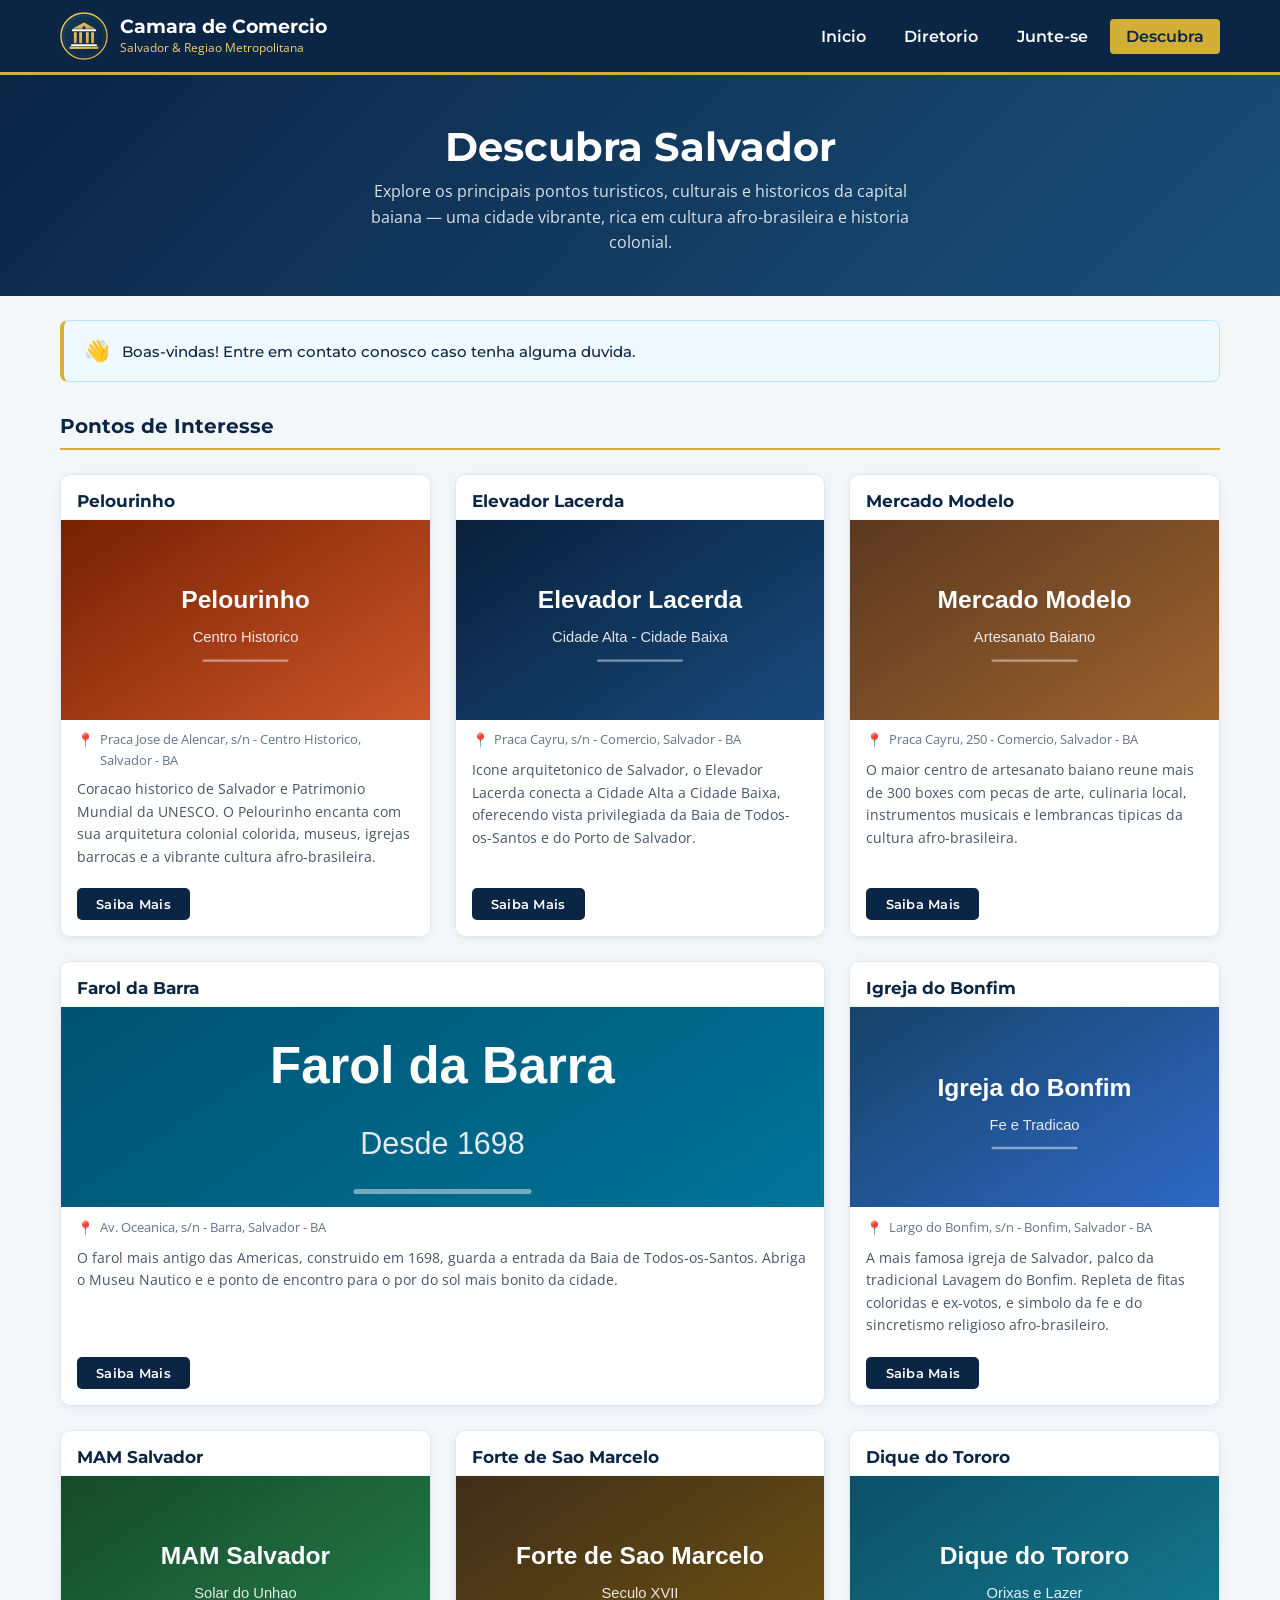
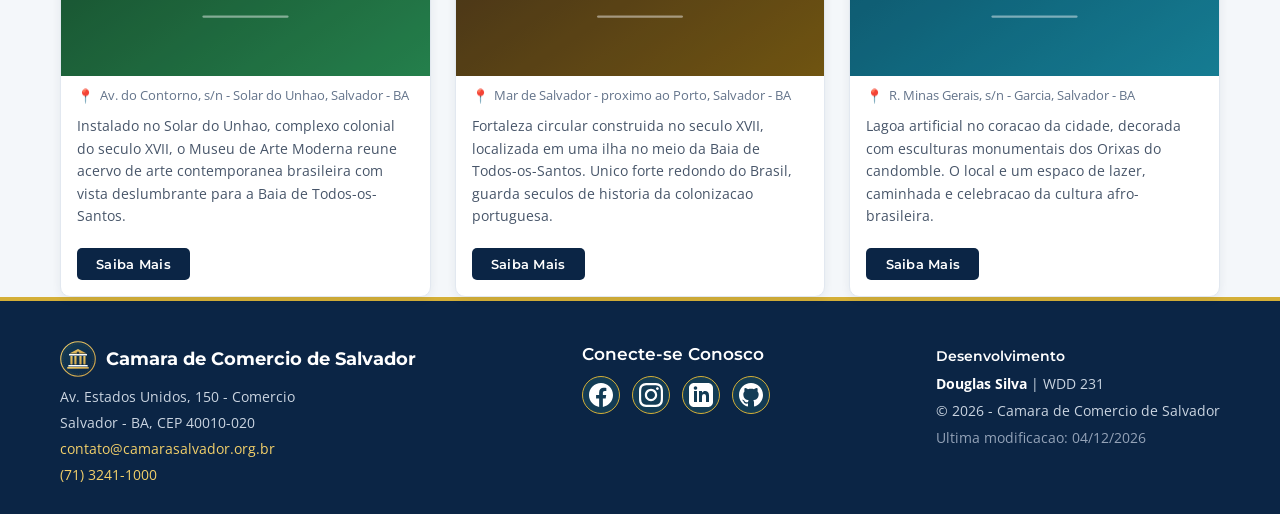
<file: camara/descubra.html>
﻿<!DOCTYPE html>
<html lang="pt-BR">

<head>
  <meta charset="UTF-8">
  <meta name="viewport" content="width=device-width, initial-scale=1.0">
  <title>Descubra Salvador | Camara de Comercio de Salvador</title>
  <meta name="description" content="Descubra os principais pontos de interesse turistico e cultural de Salvador, Bahia. Conheca o Pelourinho, Farol da Barra, Mercado Modelo e muito mais.">
  <meta name="author" content="Douglas Silva">
  <link rel="icon" type="image/svg+xml" href="imagens/favicon.svg">
  <meta property="og:type" content="website">
  <meta property="og:title" content="Descubra Salvador | Camara de Comercio de Salvador">
  <meta property="og:description" content="Conheca os principais atrativos turisticos e culturais de Salvador, Bahia.">
  <meta property="og:url" content="https://douglas-byu.github.io/wdd231/camara/descubra.html">
  <meta property="og:image" content="https://douglas-byu.github.io/wdd231/camara/imagens/og-camara.png">
  <meta property="og:locale" content="pt_BR">
  <link rel="preconnect" href="https://fonts.googleapis.com">
  <link rel="preconnect" href="https://fonts.gstatic.com" crossorigin>
  <link href="https://fonts.googleapis.com/css2?family=Montserrat:wght@400;500;600;700&family=Open+Sans:wght@400;600&display=swap" rel="stylesheet">
  <link rel="stylesheet" href="estilos/normalize.css">
  <link rel="stylesheet" href="estilos/diretorio.css">
  <link rel="stylesheet" href="estilos/descubra.css">
  <script type="module" src="scripts/descubra.js"></script>
</head>

<body>
  <header class="cabecalho-principal">
    <div class="container container-cabecalho">
      <div class="marca-camara">
        <a href="index.html" class="link-logo" aria-label="Pagina Inicial da Camara de Comercio">
          <img src="imagens/logo-camara.svg" alt="Logotipo da Camara de Comercio de Salvador" class="logo-camara" width="56" height="56">
          <div class="texto-marca">
            <span class="nome-camara">Camara de Comercio</span>
            <span class="subtitulo-camara">Salvador & Regiao Metropolitana</span>
          </div>
        </a>
      </div>
      <button id="botao-menu-hamburguer" class="botao-hamburguer" aria-label="Abrir Menu de Navegacao" aria-expanded="false" aria-controls="menu-navegacao">
        <span class="icone-barra"></span>
        <span class="icone-barra"></span>
        <span class="icone-barra"></span>
      </button>
      <nav id="menu-navegacao" class="navegacao-principal" aria-label="Navegacao do Site da Camara">
        <ul class="lista-navegacao">
          <li><a href="index.html" class="link-navegacao">Inicio</a></li>
          <li><a href="diretorio.html" class="link-navegacao">Diretorio</a></li>
          <li><a href="associacao.html" class="link-navegacao">Junte-se</a></li>
          <li><a href="descubra.html" class="link-navegacao ativo" aria-current="page">Descubra</a></li>
        </ul>
      </nav>
    </div>
  </header>

  <main>
    <section class="cabecalho-pagina" aria-label="Descubra Salvador">
      <h1>Descubra Salvador</h1>
      <p>Explore os principais pontos turisticos, culturais e historicos da capital baiana — uma cidade vibrante, rica em cultura afro-brasileira e historia colonial.</p>
    </section>

    <div class="container">

      <div class="banner-visita" role="status" aria-live="polite">
        <p id="mensagem-visita">Carregando...</p>
      </div>

      <h2 class="titulo-galeria">Pontos de Interesse</h2>

      <section
        id="galeria-atrativos"
        class="galeria-atrativos"
        aria-label="Galeria de pontos turisticos de Salvador"
      ></section>

    </div>
  </main>

  <footer class="rodape-principal">
    <div class="container container-rodape">
      <div class="coluna-rodape contato-camara">
        <div class="identidade-rodape">
          <img src="imagens/logo-camara.svg" alt="Logotipo da Camara" width="42" height="42">
          <p class="titulo-rodape">Camara de Comercio de Salvador</p>
        </div>
        <address class="endereco-camara">
          <p>Av. Estados Unidos, 150 - Comercio</p>
          <p>Salvador - BA, CEP 40010-020</p>
          <p><a href="mailto:contato@camarasalvador.org.br">contato@camarasalvador.org.br</a></p>
          <p><a href="tel:+557132411000">(71) 3241-1000</a></p>
        </address>
      </div>
      <div class="coluna-rodape redes-rodape">
        <p class="subtitulo-rodape">Conecte-se Conosco</p>
        <div class="links-redes">
          <a href="https://facebook.com" target="_blank" rel="noopener noreferrer" aria-label="Facebook da Camara de Comercio"><svg viewBox="0 0 24 24" width="24" height="24" fill="currentColor" aria-hidden="true"><path d="M24 12.073c0-6.627-5.373-12-12-12s-12 5.373-12 12c0 5.99 4.388 10.954 10.125 11.854v-8.385H7.078v-3.47h3.047V9.43c0-3.007 1.792-4.669 4.533-4.669 1.312 0 2.686.235 2.686.235v2.953H15.83c-1.491 0-1.956.925-1.956 1.874v2.25h3.328l-.532 3.47h-2.796v8.385C19.612 23.027 24 18.062 24 12.073z"/></svg></a>
          <a href="https://instagram.com" target="_blank" rel="noopener noreferrer" aria-label="Instagram da Camara de Comercio"><svg viewBox="0 0 24 24" width="24" height="24" fill="currentColor" aria-hidden="true"><path d="M12 2.163c3.204 0 3.584.012 4.85.07 3.252.148 4.771 1.691 4.919 4.919.058 1.265.069 1.645.069 4.849 0 3.205-.012 3.584-.069 4.849-.149 3.225-1.664 4.771-4.919 4.919-1.266.058-1.644.07-4.85.07-3.204 0-3.584-.012-4.849-.07-3.26-.149-4.771-1.699-4.919-4.92-.058-1.265-.07-1.644-.07-4.849 0-3.204.013-3.583.07-4.849.149-3.227 1.664-4.771 4.919-4.919 1.266-.057 1.645-.069 4.849-.069zm0-2.163c-3.259 0-3.667.014-4.947.072-4.358.2-6.78 2.618-6.98 6.98-.059 1.281-.073 1.689-.073 4.948 0 3.259.014 3.668.072 4.948.2 4.358 2.618 6.78 6.98 6.98 1.281.058 1.689.072 4.948.072 3.259 0 3.668-.014 4.948-.072 4.354-.2 6.782-2.618 6.979-6.98.059-1.28.073-1.689.073-4.948 0-3.259-.014-3.667-.072-4.947-.196-4.354-2.617-6.78-6.979-6.98-1.281-.059-1.69-.073-4.949-.073zm0 5.838c-3.403 0-6.162 2.759-6.162 6.162s2.759 6.163 6.162 6.163 6.162-2.759 6.162-6.163c0-3.403-2.759-6.162-6.162-6.162zm0 10.162c-2.209 0-4-1.79-4-4 0-2.209 1.791-4 4-4s4 1.791 4 4c0 2.21-1.791 4-4 4zm6.406-11.845c-.796 0-1.441.645-1.441 1.44s.645 1.44 1.441 1.44c.795 0 1.439-.645 1.439-1.44s-.644-1.44-1.439-1.44z"/></svg></a>
          <a href="https://linkedin.com" target="_blank" rel="noopener noreferrer" aria-label="LinkedIn da Camara de Comercio"><svg viewBox="0 0 24 24" width="24" height="24" fill="currentColor" aria-hidden="true"><path d="M19 0h-14c-2.761 0-5 2.239-5 5v14c0 2.761 2.239 5 5 5h14c2.762 0 5-2.239 5-5v-14c0-2.761-2.238-5-5-5zm-11 19h-3v-11h3v11zm-1.5-12.268c-.966 0-1.75-.79-1.75-1.764s.784-1.764 1.75-1.764 1.75.79 1.75 1.764-.783 1.764-1.75 1.764zm13.5 12.268h-3v-5.604c0-3.368-4-3.113-4 0v5.604h-3v-11h3v1.765c1.396-2.586 7-2.777 7 2.476v6.759z"/></svg></a>
          <a href="https://github.com/douglas-byu/wdd231" target="_blank" rel="noopener noreferrer" aria-label="Repositorio do projeto no GitHub"><svg viewBox="0 0 24 24" width="24" height="24" fill="currentColor" aria-hidden="true"><path d="M12 0c-6.626 0-12 5.373-12 12 0 5.302 3.438 9.8 8.207 11.387.599.111.793-.261.793-.577v-2.234c-3.338.726-4.033-1.416-4.033-1.416-.546-1.387-1.333-1.756-1.333-1.756-1.089-.745.083-.729.083-.729 1.205.084 1.839 1.237 1.839 1.237 1.07 1.834 2.807 1.304 3.492.997.107-.775.418-1.305.762-1.604-2.665-.305-5.467-1.334-5.467-5.931 0-1.311.469-2.381 1.236-3.221-.124-.303-.535-1.524.117-3.176 0 0 1.008-.322 3.301 1.23.957-.266 1.983-.399 3.003-.404 1.02.005 2.047.138 3.006.404 2.291-1.552 3.297-1.23 3.297-1.23.653 1.653.242 2.874.118 3.176.77.84 1.235 1.911 1.235 3.221 0 4.609-2.807 5.624-5.479 5.921.43.372.823 1.102.823 2.222v3.293c0 .319.192.694.801.576 4.765-1.589 8.199-6.086 8.199-11.386 0-6.627-5.373-12-12-12z"/></svg></a>
        </div>
      </div>
      <div class="coluna-rodape creditos-rodape">
        <p class="subtitulo-rodape">Desenvolvimento</p>
        <p><strong>Douglas Silva</strong> | WDD 231</p>
        <p class="copyright-texto">&copy; <span id="anoAtual"></span> - Camara de Comercio de Salvador</p>
        <p id="ultimaModificacao" class="modificacao-texto"></p>
      </div>
    </div>
  </footer>
</body>
</html>
</file>
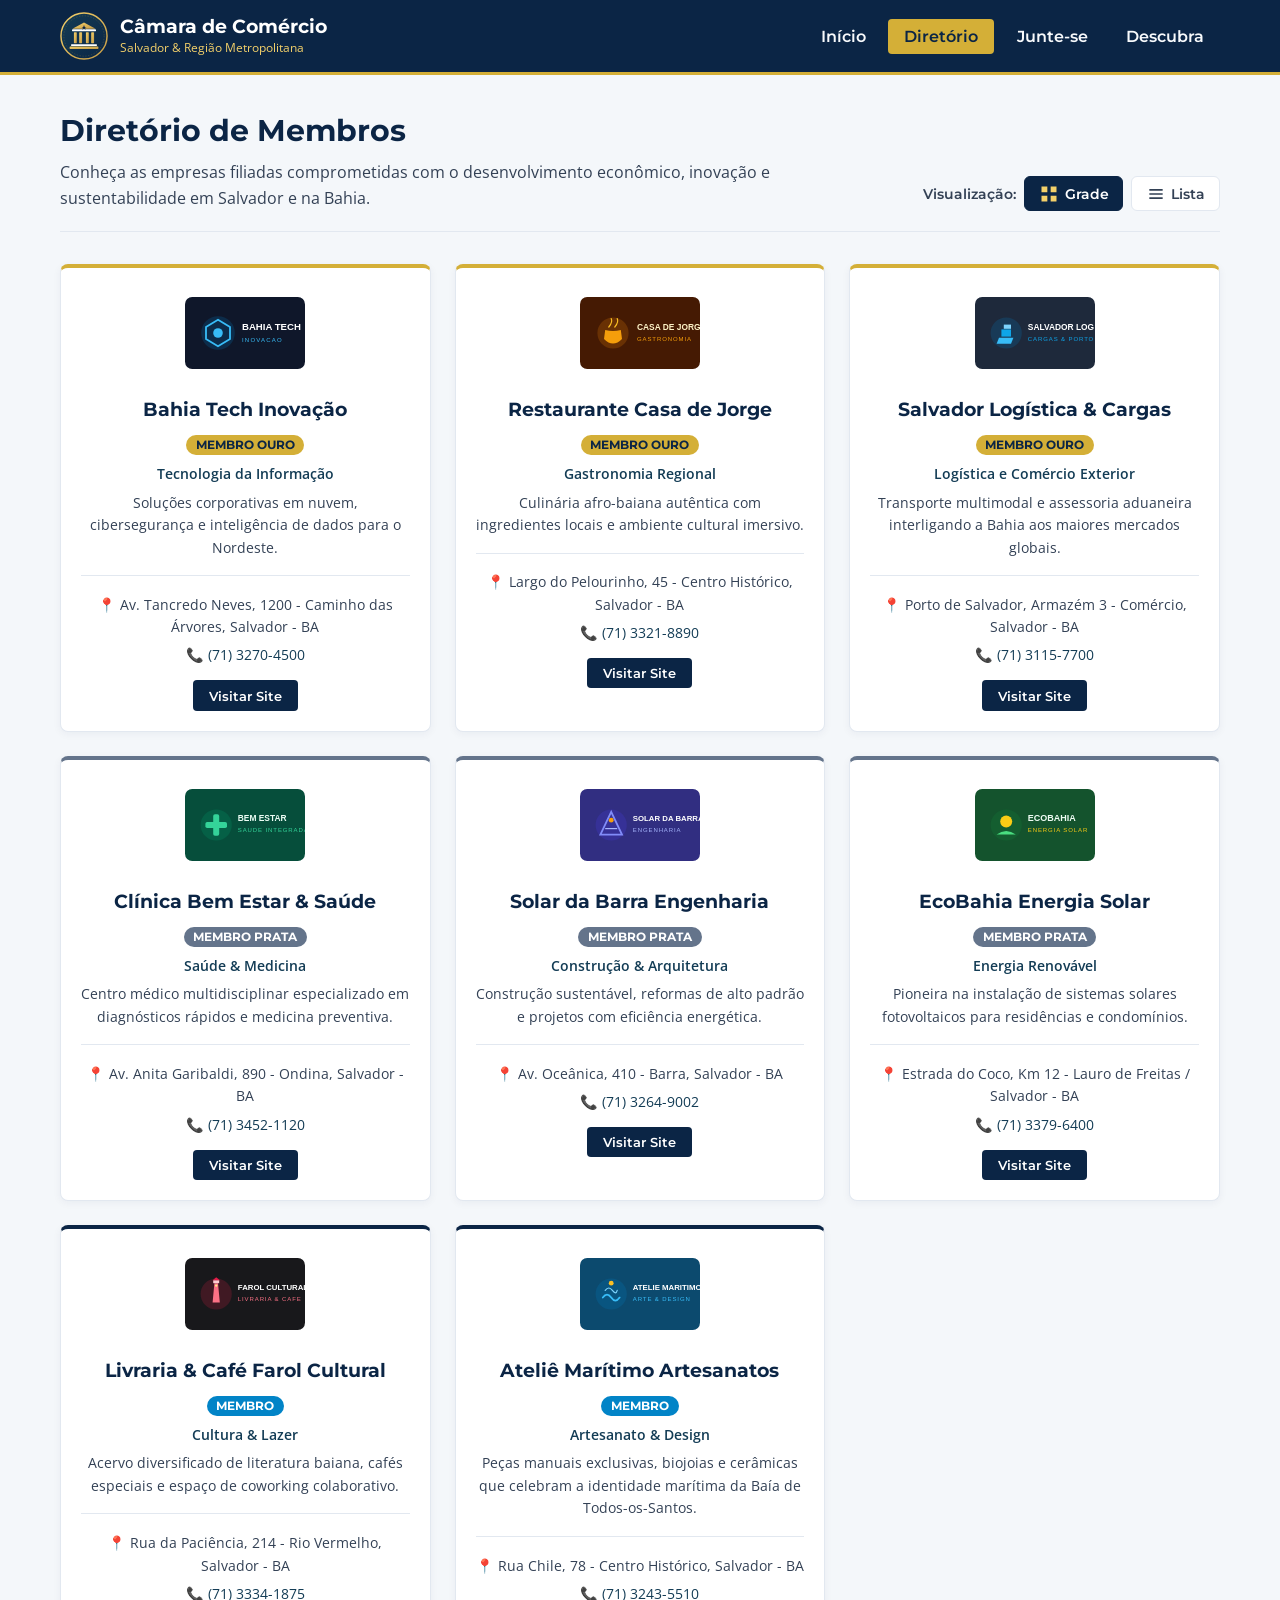
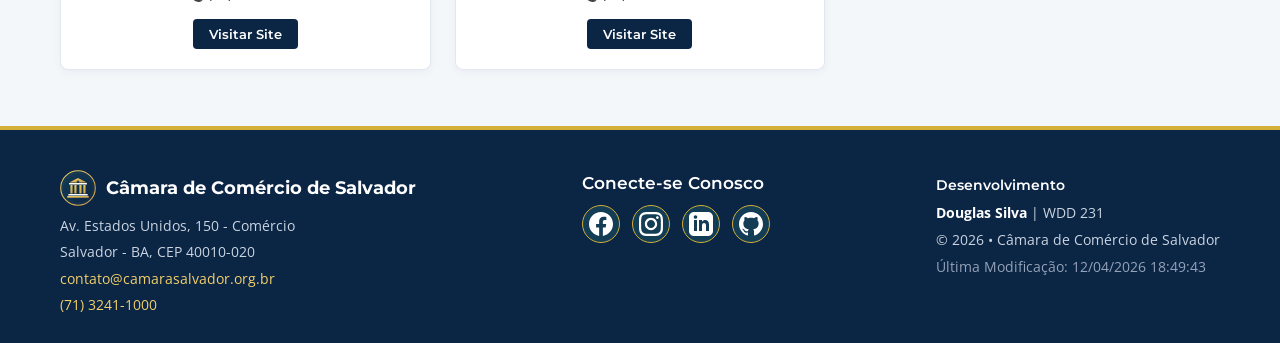
<file: camara/diretorio.html>
<!DOCTYPE html>
<html lang="pt-BR">

<head>
  <meta charset="UTF-8">
  <meta name="viewport" content="width=device-width, initial-scale=1.0">
  <title>Diretório de Membros | Câmara de Comércio de Salvador</title>
  <meta name="description"
    content="Diretório oficial de empresas e membros associados à Câmara de Comércio de Salvador e Região Metropolitana. Conecte-se com negócios locais de destaque.">
  <meta name="author" content="Douglas Silva">

  <!-- Favicon -->
  <link rel="icon" type="image/svg+xml" href="imagens/favicon.svg">

  <!-- Open Graph / Redes Sociais (Facebook & LinkedIn) -->
  <meta property="og:type" content="website">
  <meta property="og:title" content="Diretório de Membros | Câmara de Comércio de Salvador">
  <meta property="og:description"
    content="Encontre empresas parceiras, prestadores de serviços e indústrias associadas à Câmara de Comércio de Salvador. Apoie e impulsione a economia regional.">
  <meta property="og:url" content="https://douglas-byu.github.io/wdd231/camara/diretorio.html">
  <meta property="og:image" content="https://douglas-byu.github.io/wdd231/camara/imagens/og-camara.png">
  <meta property="og:image:alt" content="Banner de divulgação da Câmara de Comércio de Salvador">
  <meta property="og:locale" content="pt_BR">

  <!-- Tipografia Google Fonts -->
  <link rel="preconnect" href="https://fonts.googleapis.com">
  <link rel="preconnect" href="https://fonts.gstatic.com" crossorigin>
  <link
    href="https://fonts.googleapis.com/css2?family=Montserrat:wght@400;500;600;700&family=Open+Sans:wght@400;600&display=swap"
    rel="stylesheet">

  <!-- Folhas de Estilo (Normalize primeiro) -->
  <link rel="stylesheet" href="estilos/normalize.css">
  <link rel="stylesheet" href="estilos/diretorio.css">

  <!-- Script Principal -->
  <script src="scripts/diretorio.js" defer></script>
</head>

<body>
  <header class="cabecalho-principal">
    <div class="container container-cabecalho">
      <div class="marca-camara">
        <a href="diretorio.html" class="link-logo" aria-label="Página do Diretório da Câmara de Comércio">
          <img src="imagens/logo-camara.svg" alt="Logotipo da Câmara de Comércio de Salvador" class="logo-camara"
            width="56" height="56">
          <div class="texto-marca">
            <span class="nome-camara">Câmara de Comércio</span>
            <span class="subtitulo-camara">Salvador &amp; Região Metropolitana</span>
          </div>
        </a>
      </div>

      <button id="botao-menu-hamburguer" class="botao-hamburguer" aria-label="Abrir Menu de Navegação"
        aria-expanded="false" aria-controls="menu-navegacao">
        <span class="icone-barra"></span>
        <span class="icone-barra"></span>
        <span class="icone-barra"></span>
      </button>

      <nav id="menu-navegacao" class="navegacao-principal" aria-label="Navegação do Site da Câmara">
        <ul class="lista-navegacao">
          <li><a href="index.html" class="link-navegacao">Início</a></li>
          <li><a href="diretorio.html" class="link-navegacao ativo" aria-current="page">Diretório</a></li>
          <li><a href="junte-se.html" class="link-navegacao">Junte-se</a></li>
          <li><a href="descubra.html" class="link-navegacao">Descubra</a></li>
        </ul>
      </nav>
    </div>
  </header>

  <main class="conteudo-diretorio">
    <div class="container">
      <section class="cabecalho-secao-diretorio">
        <div class="titulo-area">
          <h1>Diretório de Membros</h1>
          <p class="descricao-pagina">Conheça as empresas filiadas comprometidas com o desenvolvimento econômico,
            inovação e sustentabilidade em Salvador e na Bahia.</p>
        </div>

        <div class="controles-visualizacao" role="group" aria-label="Alternar modo de exibição dos membros">
          <span class="rotulo-visualizacao">Visualização:</span>
          <button id="botao-grade" class="botao-modo ativo" aria-pressed="true"
            title="Alternar para exibição em grade">
            <svg class="icone-modo" viewBox="0 0 24 24" width="20" height="20" aria-hidden="true" fill="currentColor">
              <path d="M3 3h7v7H3zm11 0h7v7h-7zM3 14h7v7H3zm11 0h7v7h-7z" />
            </svg>
            <span>Grade</span>
          </button>
          <button id="botao-lista" class="botao-modo" aria-pressed="false"
            title="Alternar para exibição em lista">
            <svg class="icone-modo" viewBox="0 0 24 24" width="20" height="20" aria-hidden="true" fill="currentColor">
              <path d="M4 6h16v2H4zm0 5h16v2H4zm0 5h16v2H4z" />
            </svg>
            <span>Lista</span>
          </button>
        </div>
      </section>

      <section class="secao-membros" aria-label="Relação de empresas associadas">
        <h2 class="sr-only">Empresas Associadas</h2>
        <div id="membros-container" class="membros-container grade" aria-live="polite">
          <!-- Conteúdo gerado dinamicamente via JavaScript -->
        </div>
      </section>
    </div>
  </main>

  <footer class="rodape-principal">
    <div class="container container-rodape">
      <div class="coluna-rodape contato-camara">
        <div class="identidade-rodape">
          <img src="imagens/logo-camara.svg" alt="Logotipo da Câmara" width="42" height="42">
          <p class="titulo-rodape">Câmara de Comércio de Salvador</p>
        </div>
        <address class="endereco-camara">
          <p>Av. Estados Unidos, 150 - Comércio</p>
          <p>Salvador - BA, CEP 40010-020</p>
          <p><a href="mailto:contato@camarasalvador.org.br">contato@camarasalvador.org.br</a></p>
          <p><a href="tel:+557132411000">(71) 3241-1000</a></p>
        </address>
      </div>

      <div class="coluna-rodape redes-rodape">
        <p class="subtitulo-rodape">Conecte-se Conosco</p>
        <div class="links-redes">
          <a href="https://facebook.com" target="_blank" rel="noopener noreferrer"
            aria-label="Página no Facebook da Câmara de Comércio">
            <svg viewBox="0 0 24 24" width="24" height="24" fill="currentColor" aria-hidden="true">
              <path
                d="M24 12.073c0-6.627-5.373-12-12-12s-12 5.373-12 12c0 5.99 4.388 10.954 10.125 11.854v-8.385H7.078v-3.47h3.047V9.43c0-3.007 1.792-4.669 4.533-4.669 1.312 0 2.686.235 2.686.235v2.953H15.83c-1.491 0-1.956.925-1.956 1.874v2.25h3.328l-.532 3.47h-2.796v8.385C19.612 23.027 24 18.062 24 12.073z" />
            </svg>
          </a>
          <a href="https://instagram.com" target="_blank" rel="noopener noreferrer"
            aria-label="Perfil no Instagram da Câmara de Comércio">
            <svg viewBox="0 0 24 24" width="24" height="24" fill="currentColor" aria-hidden="true">
              <path
                d="M12 2.163c3.204 0 3.584.012 4.85.07 3.252.148 4.771 1.691 4.919 4.919.058 1.265.069 1.645.069 4.849 0 3.205-.012 3.584-.069 4.849-.149 3.225-1.664 4.771-4.919 4.919-1.266.058-1.644.07-4.85.07-3.204 0-3.584-.012-4.849-.07-3.26-.149-4.771-1.699-4.919-4.92-.058-1.265-.07-1.644-.07-4.849 0-3.204.013-3.583.07-4.849.149-3.227 1.664-4.771 4.919-4.919 1.266-.057 1.645-.069 4.849-.069zm0-2.163c-3.259 0-3.667.014-4.947.072-4.358.2-6.78 2.618-6.98 6.98-.059 1.281-.073 1.689-.073 4.948 0 3.259.014 3.668.072 4.948.2 4.358 2.618 6.78 6.98 6.98 1.281.058 1.689.072 4.948.072 3.259 0 3.668-.014 4.948-.072 4.354-.2 6.782-2.618 6.979-6.98.059-1.28.073-1.689.073-4.948 0-3.259-.014-3.667-.072-4.947-.196-4.354-2.617-6.78-6.979-6.98-1.281-.059-1.69-.073-4.949-.073zm0 5.838c-3.403 0-6.162 2.759-6.162 6.162s2.759 6.163 6.162 6.163 6.162-2.759 6.162-6.163c0-3.403-2.759-6.162-6.162-6.162zm0 10.162c-2.209 0-4-1.79-4-4 0-2.209 1.791-4 4-4s4 1.791 4 4c0 2.21-1.791 4-4 4zm6.406-11.845c-.796 0-1.441.645-1.441 1.44s.645 1.44 1.441 1.44c.795 0 1.439-.645 1.439-1.44s-.644-1.44-1.439-1.44z" />
            </svg>
          </a>
          <a href="https://linkedin.com" target="_blank" rel="noopener noreferrer"
            aria-label="Página no LinkedIn da Câmara de Comércio">
            <svg viewBox="0 0 24 24" width="24" height="24" fill="currentColor" aria-hidden="true">
              <path
                d="M19 0h-14c-2.761 0-5 2.239-5 5v14c0 2.761 2.239 5 5 5h14c2.762 0 5-2.239 5-5v-14c0-2.761-2.238-5-5-5zm-11 19h-3v-11h3v11zm-1.5-12.268c-.966 0-1.75-.79-1.75-1.764s.784-1.764 1.75-1.764 1.75.79 1.75 1.764-.783 1.764-1.75 1.764zm13.5 12.268h-3v-5.604c0-3.368-4-3.113-4 0v5.604h-3v-11h3v1.765c1.396-2.586 7-2.777 7 2.476v6.759z" />
            </svg>
          </a>
          <a href="https://github.com/douglas-byu/wdd231" target="_blank" rel="noopener noreferrer"
            aria-label="Repositório do projeto no GitHub">
            <svg viewBox="0 0 24 24" width="24" height="24" fill="currentColor" aria-hidden="true">
              <path
                d="M12 0c-6.626 0-12 5.373-12 12 0 5.302 3.438 9.8 8.207 11.387.599.111.793-.261.793-.577v-2.234c-3.338.726-4.033-1.416-4.033-1.416-.546-1.387-1.333-1.756-1.333-1.756-1.089-.745.083-.729.083-.729 1.205.084 1.839 1.237 1.839 1.237 1.07 1.834 2.807 1.304 3.492.997.107-.775.418-1.305.762-1.604-2.665-.305-5.467-1.334-5.467-5.931 0-1.311.469-2.381 1.236-3.221-.124-.303-.535-1.524.117-3.176 0 0 1.008-.322 3.301 1.23.957-.266 1.983-.399 3.003-.404 1.02.005 2.047.138 3.006.404 2.291-1.552 3.297-1.23 3.297-1.23.653 1.653.242 2.874.118 3.176.77.84 1.235 1.911 1.235 3.221 0 4.609-2.807 5.624-5.479 5.921.43.372.823 1.102.823 2.222v3.293c0 .319.192.694.801.576 4.765-1.589 8.199-6.086 8.199-11.386 0-6.627-5.373-12-12-12z" />
            </svg>
          </a>
        </div>
      </div>

      <div class="coluna-rodape creditos-rodape">
        <p class="subtitulo-rodape">Desenvolvimento</p>
        <p><strong>Douglas Silva</strong> | WDD 231</p>
        <p class="copyright-texto">&copy; <span id="anoAtual"></span> • Câmara de Comércio de Salvador</p>
        <p id="ultimaModificacao" class="modificacao-texto"></p>
      </div>
    </div>
  </footer>
</body>

</html>
</file>
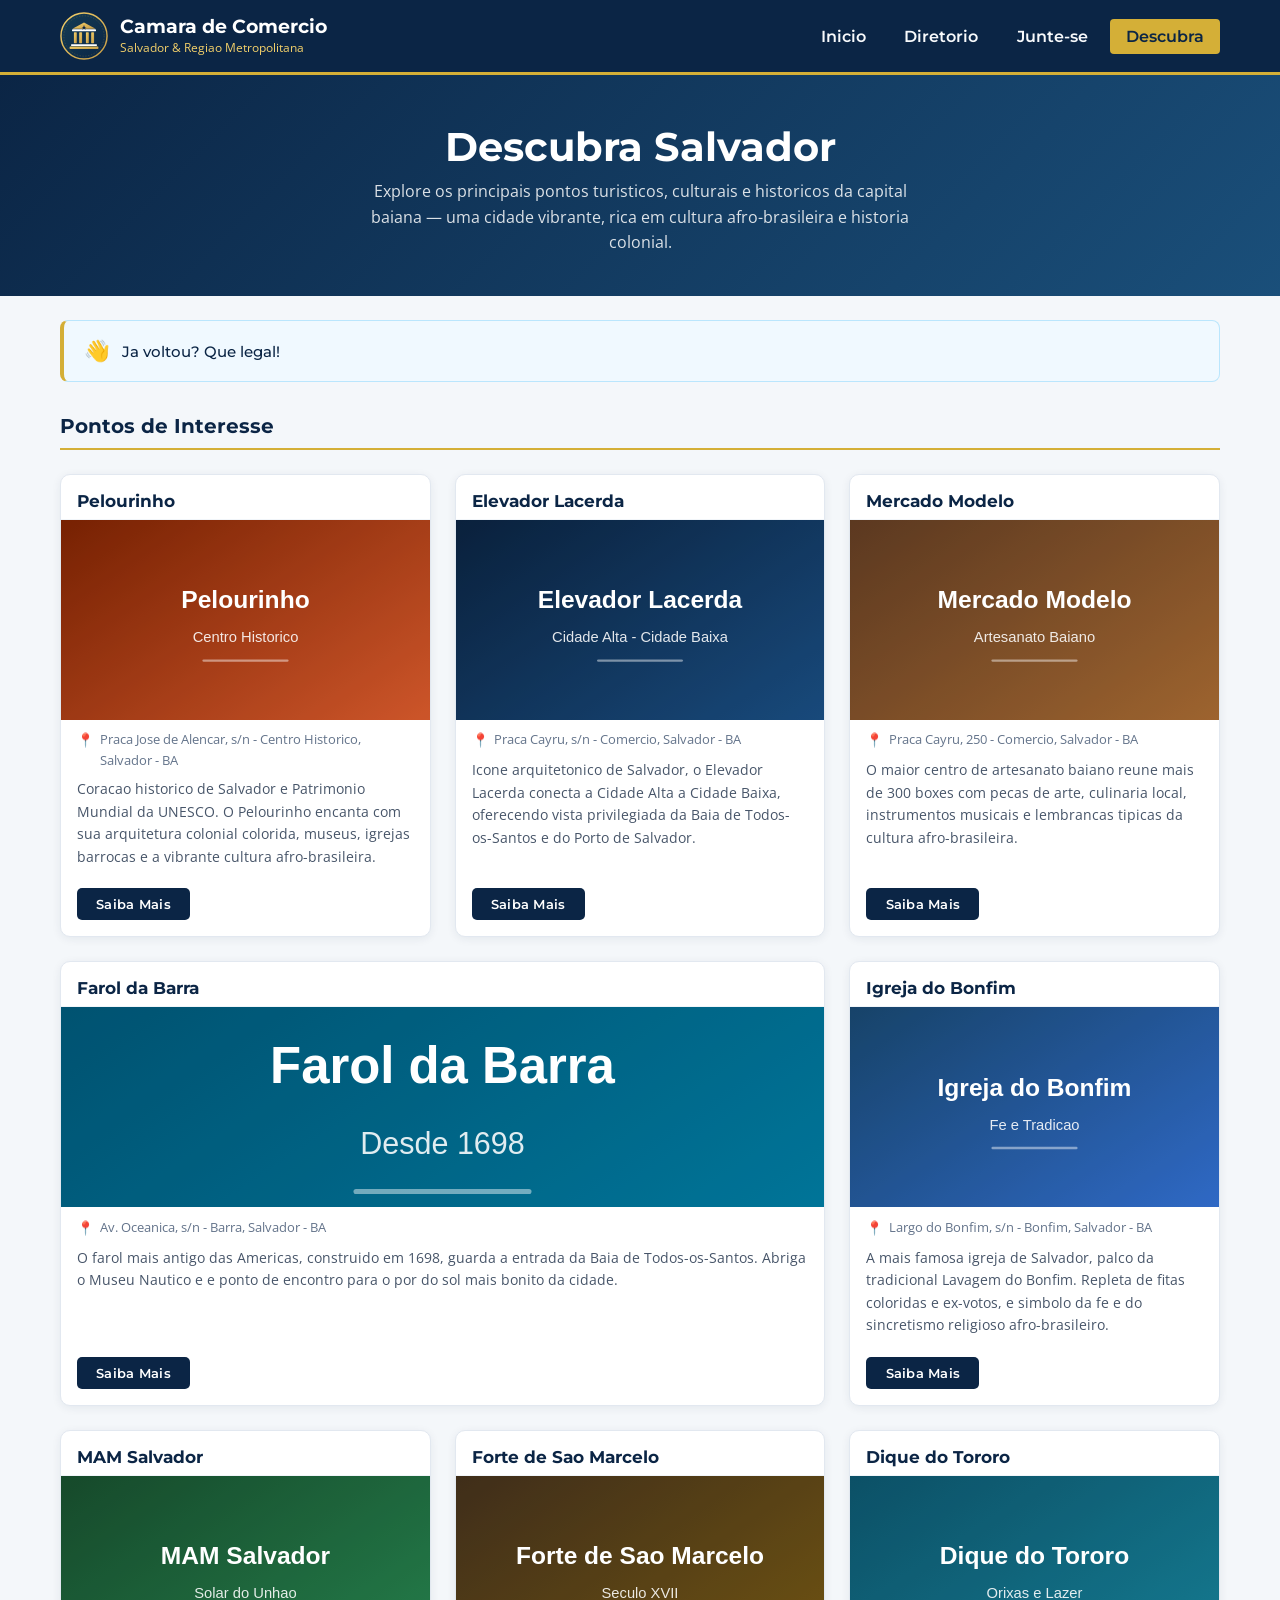
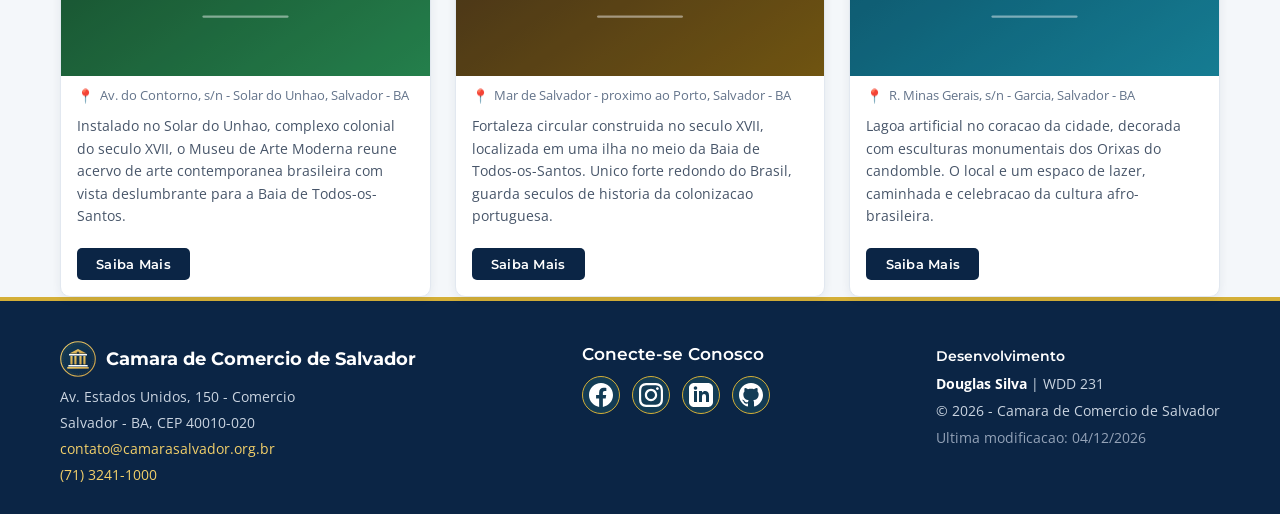
<file: camara/sobre.html>
<!DOCTYPE html>
<html lang="pt-BR">

<head>
  <meta charset="UTF-8">
  <meta name="viewport" content="width=device-width, initial-scale=1.0">
  <title>Sobre Salvador | Camara de Comercio de Salvador</title>
  <meta name="description" content="Descubra os principais pontos de interesse turistico e cultural de Salvador, Bahia. Conheca o Pelourinho, Farol da Barra, Mercado Modelo e muito mais.">
  <meta name="author" content="Douglas Silva">
  <link rel="icon" type="image/svg+xml" href="imagens/favicon.svg">
  <meta property="og:type" content="website">
  <meta property="og:title" content="Sobre Salvador | Camara de Comercio de Salvador">
  <meta property="og:description" content="Conheca os principais atrativos turisticos e culturais de Salvador, Bahia.">
  <meta property="og:url" content="https://douglas-byu.github.io/wdd231/camara/sobre.html">
  <meta property="og:image" content="https://douglas-byu.github.io/wdd231/camara/imagens/og-camara.png">
  <meta property="og:locale" content="pt_BR">
  <link rel="preconnect" href="https://fonts.googleapis.com">
  <link rel="preconnect" href="https://fonts.gstatic.com" crossorigin>
  <link href="https://fonts.googleapis.com/css2?family=Montserrat:wght@400;500;600;700&family=Open+Sans:wght@400;600&display=swap" rel="stylesheet">
  <link rel="stylesheet" href="estilos/normalize.css">
  <link rel="stylesheet" href="estilos/diretorio.css">
  <link rel="stylesheet" href="estilos/descubra.css">
  <script type="module" src="scripts/descubra.js"></script>
</head>

<body>
  <header class="cabecalho-principal">
    <div class="container container-cabecalho">
      <div class="marca-camara">
        <a href="index.html" class="link-logo" aria-label="Pagina Inicial da Camara de Comercio">
          <img src="imagens/logo-camara.svg" alt="Logotipo da Camara de Comercio de Salvador" class="logo-camara" width="56" height="56">
          <div class="texto-marca">
            <span class="nome-camara">Camara de Comercio</span>
            <span class="subtitulo-camara">Salvador & Regiao Metropolitana</span>
          </div>
        </a>
      </div>
      <button id="botao-menu-hamburguer" class="botao-hamburguer" aria-label="Abrir Menu de Navegacao" aria-expanded="false" aria-controls="menu-navegacao">
        <span class="icone-barra"></span>
        <span class="icone-barra"></span>
        <span class="icone-barra"></span>
      </button>
      <nav id="menu-navegacao" class="navegacao-principal" aria-label="Navegacao do Site da Camara">
        <ul class="lista-navegacao">
          <li><a href="index.html" class="link-navegacao">Inicio</a></li>
          <li><a href="diretorio.html" class="link-navegacao">Diretorio</a></li>
          <li><a href="associacao.html" class="link-navegacao">Junte-se</a></li>
          <li><a href="sobre.html" class="link-navegacao ativo" aria-current="page">Descubra</a></li>
        </ul>
      </nav>
    </div>
  </header>

  <main>
    <section class="cabecalho-pagina" aria-label="Descubra Salvador">
      <h1>Descubra Salvador</h1>
      <p>Explore os principais pontos turisticos, culturais e historicos da capital baiana — uma cidade vibrante, rica em cultura afro-brasileira e historia colonial.</p>
    </section>

    <div class="container">

      <div class="banner-visita" role="status" aria-live="polite">
        <p id="mensagem-visita">Carregando...</p>
      </div>

      <h2 class="titulo-galeria">Pontos de Interesse</h2>

      <section
        id="galeria-atrativos"
        class="galeria-atrativos"
        aria-label="Galeria de pontos turisticos de Salvador"
      ></section>

    </div>
  </main>

  <footer class="rodape-principal">
    <div class="container container-rodape">
      <div class="coluna-rodape contato-camara">
        <div class="identidade-rodape">
          <img src="imagens/logo-camara.svg" alt="Logotipo da Camara" width="42" height="42">
          <p class="titulo-rodape">Camara de Comercio de Salvador</p>
        </div>
        <address class="endereco-camara">
          <p>Av. Estados Unidos, 150 - Comercio</p>
          <p>Salvador - BA, CEP 40010-020</p>
          <p><a href="mailto:contato@camarasalvador.org.br">contato@camarasalvador.org.br</a></p>
          <p><a href="tel:+557132411000">(71) 3241-1000</a></p>
        </address>
      </div>
      <div class="coluna-rodape redes-rodape">
        <p class="subtitulo-rodape">Conecte-se Conosco</p>
        <div class="links-redes">
          <a href="https://facebook.com" target="_blank" rel="noopener noreferrer" aria-label="Facebook da Camara de Comercio"><svg viewBox="0 0 24 24" width="24" height="24" fill="currentColor" aria-hidden="true"><path d="M24 12.073c0-6.627-5.373-12-12-12s-12 5.373-12 12c0 5.99 4.388 10.954 10.125 11.854v-8.385H7.078v-3.47h3.047V9.43c0-3.007 1.792-4.669 4.533-4.669 1.312 0 2.686.235 2.686.235v2.953H15.83c-1.491 0-1.956.925-1.956 1.874v2.25h3.328l-.532 3.47h-2.796v8.385C19.612 23.027 24 18.062 24 12.073z"/></svg></a>
          <a href="https://instagram.com" target="_blank" rel="noopener noreferrer" aria-label="Instagram da Camara de Comercio"><svg viewBox="0 0 24 24" width="24" height="24" fill="currentColor" aria-hidden="true"><path d="M12 2.163c3.204 0 3.584.012 4.85.07 3.252.148 4.771 1.691 4.919 4.919.058 1.265.069 1.645.069 4.849 0 3.205-.012 3.584-.069 4.849-.149 3.225-1.664 4.771-4.919 4.919-1.266.058-1.644.07-4.85.07-3.204 0-3.584-.012-4.849-.07-3.26-.149-4.771-1.699-4.919-4.92-.058-1.265-.07-1.644-.07-4.849 0-3.204.013-3.583.07-4.849.149-3.227 1.664-4.771 4.919-4.919 1.266-.057 1.645-.069 4.849-.069zm0-2.163c-3.259 0-3.667.014-4.947.072-4.358.2-6.78 2.618-6.98 6.98-.059 1.281-.073 1.689-.073 4.948 0 3.259.014 3.668.072 4.948.2 4.358 2.618 6.78 6.98 6.98 1.281.058 1.689.072 4.948.072 3.259 0 3.668-.014 4.948-.072 4.354-.2 6.782-2.618 6.979-6.98.059-1.28.073-1.689.073-4.948 0-3.259-.014-3.667-.072-4.947-.196-4.354-2.617-6.78-6.979-6.98-1.281-.059-1.69-.073-4.949-.073zm0 5.838c-3.403 0-6.162 2.759-6.162 6.162s2.759 6.163 6.162 6.163 6.162-2.759 6.162-6.163c0-3.403-2.759-6.162-6.162-6.162zm0 10.162c-2.209 0-4-1.79-4-4 0-2.209 1.791-4 4-4s4 1.791 4 4c0 2.21-1.791 4-4 4zm6.406-11.845c-.796 0-1.441.645-1.441 1.44s.645 1.44 1.441 1.44c.795 0 1.439-.645 1.439-1.44s-.644-1.44-1.439-1.44z"/></svg></a>
          <a href="https://linkedin.com" target="_blank" rel="noopener noreferrer" aria-label="LinkedIn da Camara de Comercio"><svg viewBox="0 0 24 24" width="24" height="24" fill="currentColor" aria-hidden="true"><path d="M19 0h-14c-2.761 0-5 2.239-5 5v14c0 2.761 2.239 5 5 5h14c2.762 0 5-2.239 5-5v-14c0-2.761-2.238-5-5-5zm-11 19h-3v-11h3v11zm-1.5-12.268c-.966 0-1.75-.79-1.75-1.764s.784-1.764 1.75-1.764 1.75.79 1.75 1.764-.783 1.764-1.75 1.764zm13.5 12.268h-3v-5.604c0-3.368-4-3.113-4 0v5.604h-3v-11h3v1.765c1.396-2.586 7-2.777 7 2.476v6.759z"/></svg></a>
          <a href="https://github.com/douglas-byu/wdd231" target="_blank" rel="noopener noreferrer" aria-label="Repositorio do projeto no GitHub"><svg viewBox="0 0 24 24" width="24" height="24" fill="currentColor" aria-hidden="true"><path d="M12 0c-6.626 0-12 5.373-12 12 0 5.302 3.438 9.8 8.207 11.387.599.111.793-.261.793-.577v-2.234c-3.338.726-4.033-1.416-4.033-1.416-.546-1.387-1.333-1.756-1.333-1.756-1.089-.745.083-.729.083-.729 1.205.084 1.839 1.237 1.839 1.237 1.07 1.834 2.807 1.304 3.492.997.107-.775.418-1.305.762-1.604-2.665-.305-5.467-1.334-5.467-5.931 0-1.311.469-2.381 1.236-3.221-.124-.303-.535-1.524.117-3.176 0 0 1.008-.322 3.301 1.23.957-.266 1.983-.399 3.003-.404 1.02.005 2.047.138 3.006.404 2.291-1.552 3.297-1.23 3.297-1.23.653 1.653.242 2.874.118 3.176.77.84 1.235 1.911 1.235 3.221 0 4.609-2.807 5.624-5.479 5.921.43.372.823 1.102.823 2.222v3.293c0 .319.192.694.801.576 4.765-1.589 8.199-6.086 8.199-11.386 0-6.627-5.373-12-12-12z"/></svg></a>
        </div>
      </div>
      <div class="coluna-rodape creditos-rodape">
        <p class="subtitulo-rodape">Desenvolvimento</p>
        <p><strong>Douglas Silva</strong> | WDD 231</p>
        <p class="copyright-texto">&copy; <span id="anoAtual"></span> - Camara de Comercio de Salvador</p>
        <p id="ultimaModificacao" class="modificacao-texto"></p>
      </div>
    </div>
  </footer>
</body>
</html>
</file>
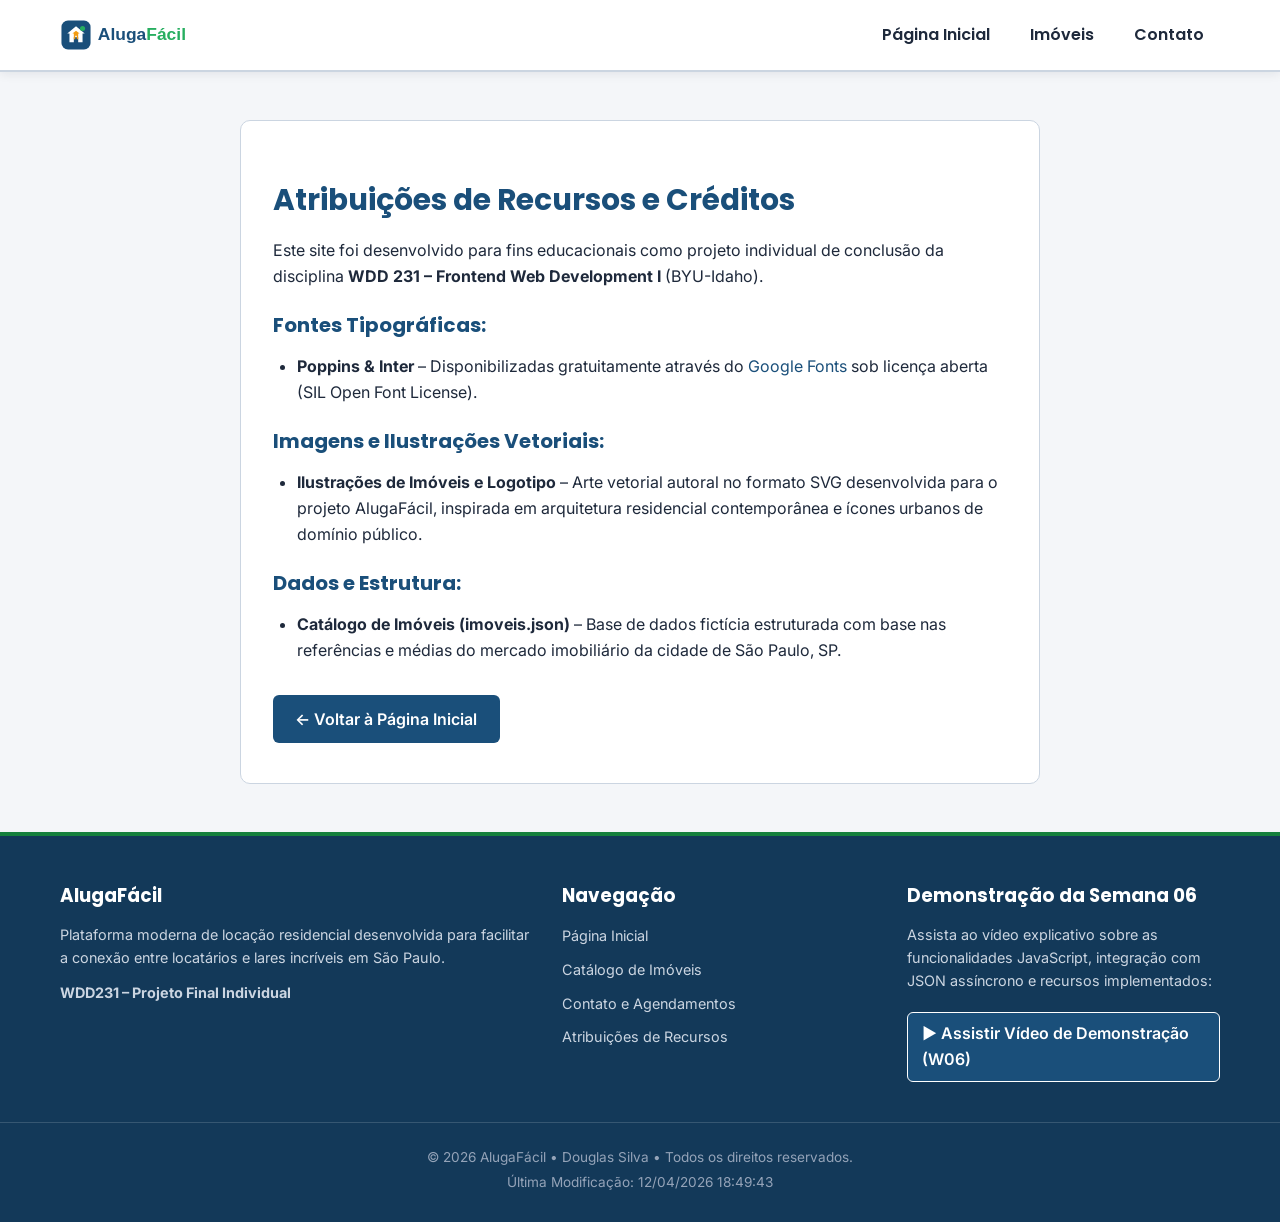
<file: final/atribuicoes.html>
<!DOCTYPE html>
<html lang="pt-BR">

<head>
  <meta charset="UTF-8">
  <meta name="viewport" content="width=device-width, initial-scale=1.0">
  <title>Atribuições de Recursos | AlugaFácil</title>
  <meta name="description" content="Página de créditos, referências e atribuição de fontes de imagens e recursos utilizados no projeto acadêmico AlugaFácil WDD 231.">
  <meta name="author" content="Douglas Silva">

  <!-- Metadados Open Graph -->
  <meta property="og:title" content="Atribuições de Recursos | AlugaFácil">
  <meta property="og:description" content="Página de créditos, referências e atribuição de fontes de imagens e recursos utilizados no projeto acadêmico AlugaFácil WDD 231.">
  <meta property="og:image" content="https://douglas-byu.github.io/wdd231/final/imagens/og-image.png">
  <meta property="og:image:width" content="1200">
  <meta property="og:image:height" content="630">
  <meta property="og:image:type" content="image/png">
  <meta property="og:url" content="https://douglas-byu.github.io/wdd231/final/atribuicoes.html">
  <meta property="og:type" content="website">

  <!-- Favicon -->
  <link rel="icon" type="image/svg+xml" href="imagens/favicon.svg">

  <!-- Google Fonts: Poppins e Inter -->
  <link rel="preconnect" href="https://fonts.googleapis.com">
  <link rel="preconnect" href="https://fonts.gstatic.com" crossorigin>
  <link href="https://fonts.googleapis.com/css2?family=Inter:wght@400;500;600&family=Poppins:wght@600;700&display=swap" rel="stylesheet">

  <!-- CSS Externo -->
  <link rel="stylesheet" href="estilos/normalize.css">
  <link rel="stylesheet" href="estilos/principal.css">

  <!-- JavaScript ES Modules -->
  <script type="module" src="scripts/principal.js"></script>
</head>

<body>

  <header class="site-header">
    <div class="header-container">
      <a href="index.html" class="logo-link">
        <img src="imagens/logo.svg" alt="Logotipo AlugaFácil" class="logo-img" width="160" height="36">
      </a>

      <button id="menu-toggle" class="menu-toggle" aria-label="Abrir menu" aria-expanded="false" aria-controls="nav-menu">
        <span></span>
        <span></span>
        <span></span>
      </button>

      <nav id="nav-menu" class="nav-principal" aria-label="Navegação do site">
        <ul class="nav-lista">
          <li><a href="index.html" class="nav-link">Página Inicial</a></li>
          <li><a href="imoveis.html" class="nav-link">Imóveis</a></li>
          <li><a href="contato.html" class="nav-link">Contato</a></li>
        </ul>
      </nav>
    </div>
  </header>

  <main class="container">
    <section class="secao-atribuicoes">
      <h1>Atribuições de Recursos e Créditos</h1>
      <p>Este site foi desenvolvido para fins educacionais como projeto individual de conclusão da disciplina <strong>WDD 231 – Frontend Web Development I</strong> (BYU-Idaho).</p>

      <h2 class="subtitulo-h2-atribuicoes">Fontes Tipográficas:</h2>
      <ul>
        <li><strong>Poppins &amp; Inter</strong> – Disponibilizadas gratuitamente através do <a href="https://fonts.google.com/" target="_blank" rel="noopener noreferrer">Google Fonts</a> sob licença aberta (SIL Open Font License).</li>
      </ul>

      <h2 class="subtitulo-h2-atribuicoes">Imagens e Ilustrações Vetoriais:</h2>
      <ul>
        <li><strong>Ilustrações de Imóveis e Logotipo</strong> – Arte vetorial autoral no formato SVG desenvolvida para o projeto AlugaFácil, inspirada em arquitetura residencial contemporânea e ícones urbanos de domínio público.</li>
      </ul>

      <h2 class="subtitulo-h2-atribuicoes">Dados e Estrutura:</h2>
      <ul>
        <li><strong>Catálogo de Imóveis (imoveis.json)</strong> – Base de dados fictícia estruturada com base nas referências e médias do mercado imobiliário da cidade de São Paulo, SP.</li>
      </ul>

      <div class="secao-espacamento-topo">
        <a href="index.html" class="btn-primario">← Voltar à Página Inicial</a>
      </div>
    </section>
  </main>

  <footer class="site-footer">
    <div class="container footer-grid">
      <div class="footer-col">
        <h3>AlugaFácil</h3>
        <p>Plataforma moderna de locação residencial desenvolvida para facilitar a conexão entre locatários e lares incríveis em São Paulo.</p>
        <p class="espacamento-topo-sm"><strong>WDD231 – Projeto Final Individual</strong></p>
      </div>

      <div class="footer-col">
        <h3>Navegação</h3>
        <ul class="footer-links">
          <li><a href="index.html">Página Inicial</a></li>
          <li><a href="imoveis.html">Catálogo de Imóveis</a></li>
          <li><a href="contato.html">Contato e Agendamentos</a></li>
          <li><a href="atribuicoes.html">Atribuições de Recursos</a></li>
        </ul>
      </div>

      <div class="footer-col">
        <h3>Demonstração da Semana 06</h3>
        <p>Assista ao vídeo explicativo sobre as funcionalidades JavaScript, integração com JSON assíncrono e recursos implementados:</p>
        <a href="https://youtu.be/SEU_VIDEO_AQUI" target="_blank" rel="noopener noreferrer" class="video-link-destaque">
          ▶️ Assistir Vídeo de Demonstração (W06)
        </a>
      </div>
    </div>

    <div class="footer-bottom">
      <div class="container">
        <p>&copy; <span id="ano-atual">2026</span> AlugaFácil &bull; Douglas Silva &bull; Todos os direitos reservados.</p>
        <p id="ultima-modificacao"></p>
      </div>
    </div>
  </footer>

</body>

</html>
</file>
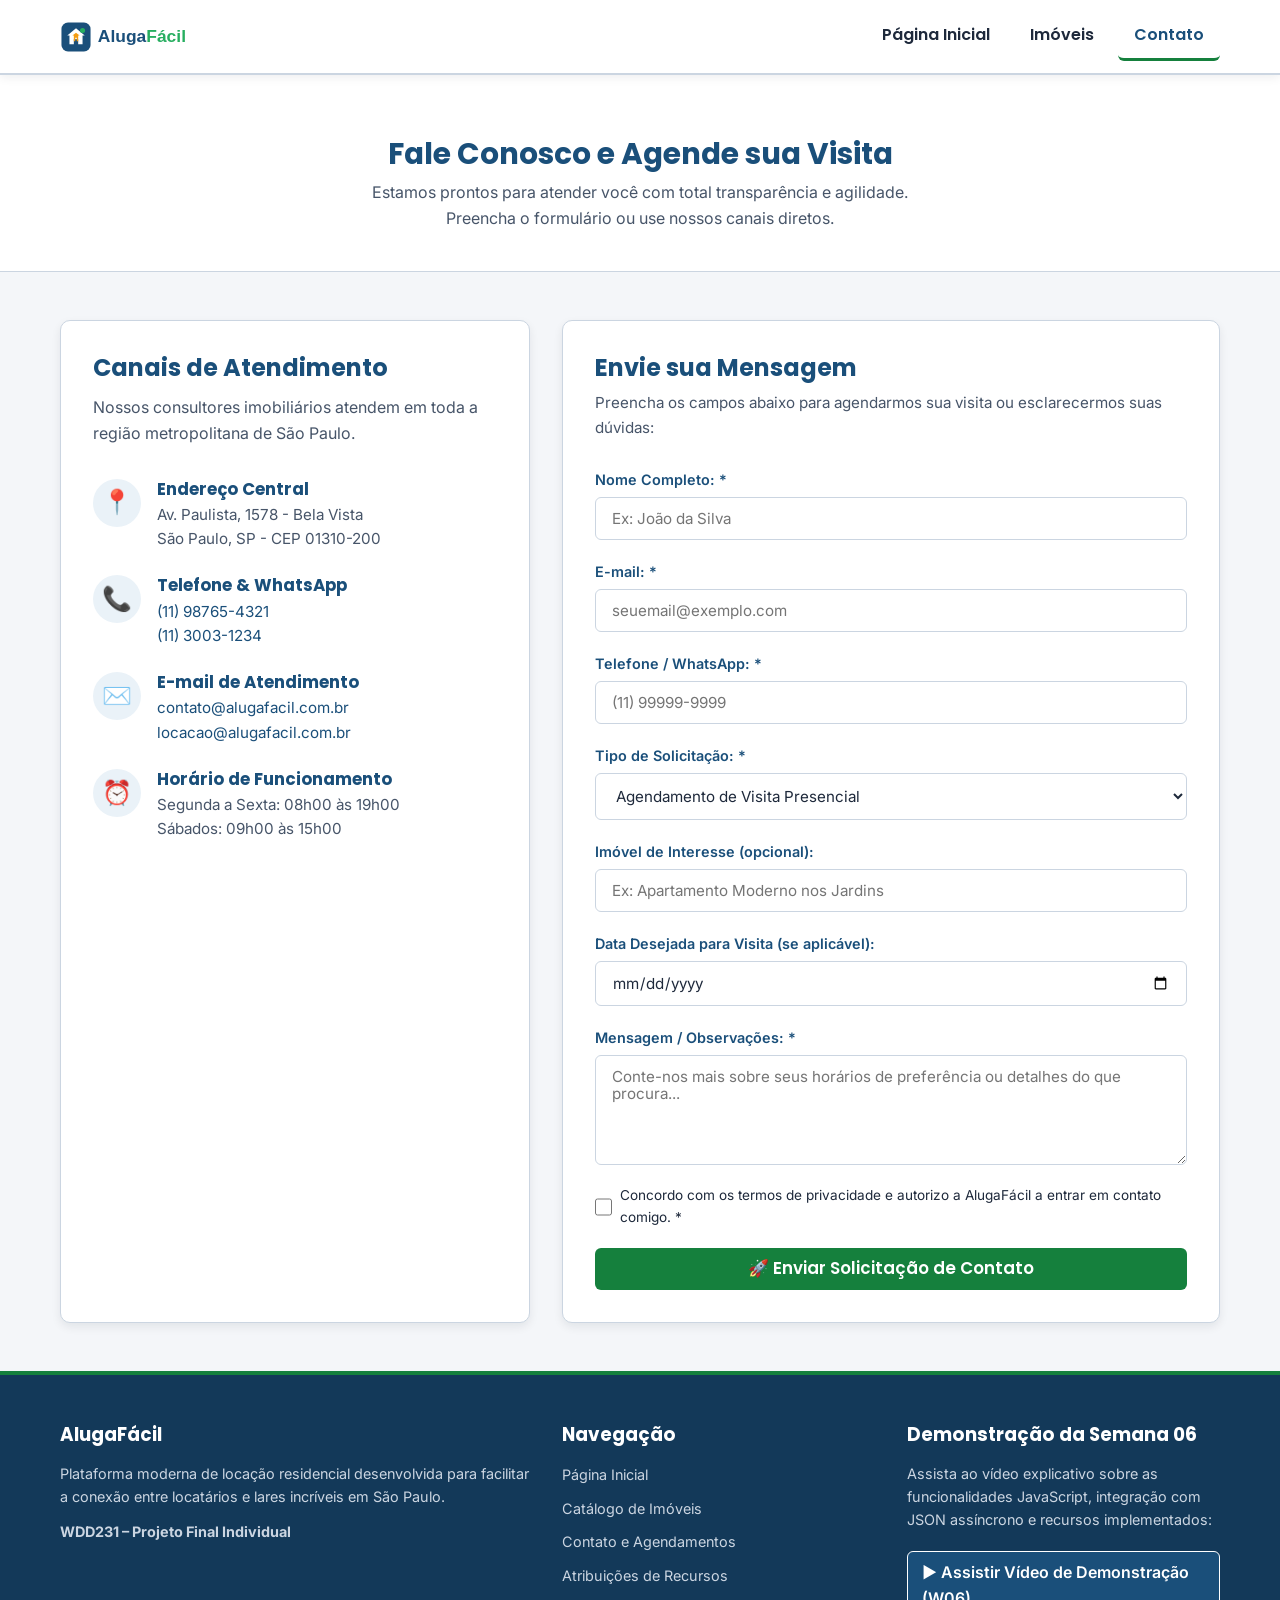
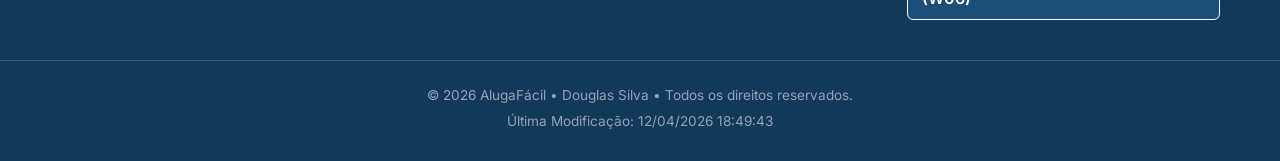
<file: final/contato.html>
<!DOCTYPE html>
<html lang="pt-BR">

<head>
  <meta charset="UTF-8">
  <meta name="viewport" content="width=device-width, initial-scale=1.0">
  <title>Contato e Agendamento de Visitas | AlugaFácil</title>
  <meta name="description" content="Entre em contato com a equipe AlugaFácil para agendar visitas a imóveis, esclarecer dúvidas de locação ou anunciar seu imóvel em São Paulo.">
  <meta name="author" content="Douglas Silva">

  <!-- Open Graph -->
  <meta property="og:title" content="Contato e Agendamento | AlugaFácil">
  <meta property="og:description" content="Entre em contato com a equipe AlugaFácil para agendar visitas a imóveis, esclarecer dúvidas de locação ou anunciar seu imóvel em São Paulo.">
  <meta property="og:image" content="https://douglas-byu.github.io/wdd231/final/imagens/og-image.png">
  <meta property="og:image:width" content="1200">
  <meta property="og:image:height" content="630">
  <meta property="og:image:type" content="image/png">
  <meta property="og:url" content="https://douglas-byu.github.io/wdd231/final/contato.html">
  <meta property="og:type" content="website">

  <!-- Favicon -->
  <link rel="icon" type="image/svg+xml" href="imagens/favicon.svg">

  <!-- Google Fonts: Poppins e Inter -->
  <link rel="preconnect" href="https://fonts.googleapis.com">
  <link rel="preconnect" href="https://fonts.gstatic.com" crossorigin>
  <link href="https://fonts.googleapis.com/css2?family=Inter:wght@400;500;600&family=Poppins:wght@600;700&display=swap" rel="stylesheet">

  <!-- CSS Externo -->
  <link rel="stylesheet" href="estilos/normalize.css">
  <link rel="stylesheet" href="estilos/principal.css">

  <!-- JavaScript ES Modules -->
  <script type="module" src="scripts/principal.js"></script>
  <script type="module" src="scripts/contato.js"></script>
</head>

<body>

  <!-- ===== CABEÇALHO & NAVEGAÇÃO PRINCIPAL ===== -->
  <header class="site-header">
    <div class="header-container">
      <a href="index.html" class="logo-link" aria-label="Ir para a página inicial da AlugaFácil">
        <img src="imagens/logo.svg" alt="Logotipo AlugaFácil" class="logo-img" width="160" height="36">
      </a>

      <!-- Botão Hambúrguer Mobile -->
      <button
        id="menu-toggle"
        class="menu-toggle"
        aria-label="Abrir menu de navegação"
        aria-expanded="false"
        aria-controls="nav-menu"
      >
        <span></span>
        <span></span>
        <span></span>
      </button>

      <!-- Navegação com Wayfinding (Contato ativo) -->
      <nav id="nav-menu" class="nav-principal" aria-label="Navegação do site">
        <ul class="nav-lista">
          <li><a href="index.html" class="nav-link">Página Inicial</a></li>
          <li>
            <a href="imoveis.html" class="nav-link">
              Imóveis <span class="nav-favoritos-badge oculto" title="Imóveis favoritados">0</span>
            </a>
          </li>
          <li><a href="contato.html" class="nav-link ativo" aria-current="page">Contato</a></li>
        </ul>
      </nav>
    </div>
  </header>

  <!-- ===== CONTEÚDO PRINCIPAL ===== -->
  <main>

    <!-- TÍTULO DA PÁGINA -->
    <section class="pagina-titulo-area">
      <div class="container">
        <h1>Fale Conosco e Agende sua Visita</h1>
        <p>Estamos prontos para atender você com total transparência e agilidade. Preencha o formulário ou use nossos canais diretos.</p>
      </div>
    </section>

    <!-- SEÇÃO DE CONTATO E FORMULÁRIO -->
    <section class="secao-contato container">
      <div class="grid-contato">

        <!-- Informações e Canais Diretos -->
        <aside class="contato-info-card" aria-label="Informações de contato">
          <h2>Canais de Atendimento</h2>
          <p class="texto-suave-mb">
            Nossos consultores imobiliários atendem em toda a região metropolitana de São Paulo.
          </p>

          <div class="info-item">
            <div class="info-icone">📍</div>
            <div class="info-texto">
              <h3>Endereço Central</h3>
              <p>Av. Paulista, 1578 - Bela Vista</p>
              <p>São Paulo, SP - CEP 01310-200</p>
            </div>
          </div>

          <div class="info-item">
            <div class="info-icone">📞</div>
            <div class="info-texto">
              <h3>Telefone & WhatsApp</h3>
              <p><a href="tel:+5511987654321">(11) 98765-4321</a></p>
              <p><a href="tel:+551130031234">(11) 3003-1234</a></p>
            </div>
          </div>

          <div class="info-item">
            <div class="info-icone">✉️</div>
            <div class="info-texto">
              <h3>E-mail de Atendimento</h3>
              <p><a href="mailto:contato@alugafacil.com.br">contato@alugafacil.com.br</a></p>
              <p><a href="mailto:locacao@alugafacil.com.br">locacao@alugafacil.com.br</a></p>
            </div>
          </div>

          <div class="info-item">
            <div class="info-icone">⏰</div>
            <div class="info-texto">
              <h3>Horário de Funcionamento</h3>
              <p>Segunda a Sexta: 08h00 às 19h00</p>
              <p>Sábados: 09h00 às 15h00</p>
            </div>
          </div>
        </aside>

        <!-- Formulário HTML (Envia via GET para obrigado.html) -->
        <div class="formulario-card">
          <h2>Envie sua Mensagem</h2>
          <p class="subtitulo">Preencha os campos abaixo para agendarmos sua visita ou esclarecermos suas dúvidas:</p>

          <form action="obrigado.html" method="get" class="form-alugafacil" id="form-contato">

            <div class="form-campo">
              <label for="nome">Nome Completo: *</label>
              <input
                type="text"
                id="nome"
                name="nome"
                placeholder="Ex: João da Silva"
                required
                autocomplete="name"
              >
            </div>

            <div class="form-campo">
              <label for="email">E-mail: *</label>
              <input
                type="email"
                id="email"
                name="email"
                placeholder="seuemail@exemplo.com"
                required
                autocomplete="email"
              >
            </div>

            <div class="form-campo">
              <label for="telefone">Telefone / WhatsApp: *</label>
              <input
                type="tel"
                id="telefone"
                name="telefone"
                placeholder="(11) 99999-9999"
                required
                autocomplete="tel"
              >
            </div>

            <div class="form-campo">
              <label for="tipo-solicitacao">Tipo de Solicitação: *</label>
              <select id="tipo-solicitacao" name="tipo-solicitacao" required>
                <option value="visita">Agendamento de Visita Presencial</option>
                <option value="duvida">Dúvida sobre um Imóvel Específico</option>
                <option value="anuncio">Quero Anunciar meu Imóvel para Alugar</option>
                <option value="outro">Outro Assunto</option>
              </select>
            </div>

            <div class="form-campo">
              <label for="imovel-interesse">Imóvel de Interesse (opcional):</label>
              <input
                type="text"
                id="imovel-interesse"
                name="imovel-interesse"
                placeholder="Ex: Apartamento Moderno nos Jardins"
              >
            </div>

            <div class="form-campo">
              <label for="data-visita">Data Desejada para Visita (se aplicável):</label>
              <input
                type="date"
                id="data-visita"
                name="data-visita"
              >
            </div>

            <div class="form-campo">
              <label for="mensagem">Mensagem / Observações: *</label>
              <textarea
                id="mensagem"
                name="mensagem"
                rows="4"
                placeholder="Conte-nos mais sobre seus horários de preferência ou detalhes do que procura..."
                required
              ></textarea>
            </div>

            <div class="form-campo form-checkbox">
              <input
                type="checkbox"
                id="termos"
                name="termos"
                required
              >
              <label for="termos">
                Concordo com os termos de privacidade e autorizo a AlugaFácil a entrar em contato comigo. *
              </label>
            </div>

            <button type="submit" class="btn-secundario btn-contato-enviar">
              🚀 Enviar Solicitação de Contato
            </button>

          </form>
        </div>

      </div>
    </section>

  </main>

  <!-- ===== RODAPÉ DO SITE ===== -->
  <footer class="site-footer">
    <div class="container footer-grid">
      <div class="footer-col">
        <h3>AlugaFácil</h3>
        <p>Plataforma moderna de locação residencial desenvolvida para facilitar a conexão entre locatários e lares incríveis em São Paulo.</p>
        <p class="espacamento-topo-sm"><strong>WDD231 – Projeto Final Individual</strong></p>
      </div>

      <div class="footer-col">
        <h3>Navegação</h3>
        <ul class="footer-links">
          <li><a href="index.html">Página Inicial</a></li>
          <li><a href="imoveis.html">Catálogo de Imóveis</a></li>
          <li><a href="contato.html">Contato e Agendamentos</a></li>
          <li><a href="atribuicoes.html">Atribuições de Recursos</a></li>
        </ul>
      </div>

      <div class="footer-col">
        <h3>Demonstração da Semana 06</h3>
        <p>Assista ao vídeo explicativo sobre as funcionalidades JavaScript, integração com JSON assíncrono e recursos implementados:</p>
        <a
          href="https://youtu.be/SEU_VIDEO_AQUI"
          target="_blank"
          rel="noopener noreferrer"
          class="video-link-destaque"
          id="link-video-demonstracao"
          aria-label="Assistir ao vídeo de demonstração do projeto final no YouTube ou Loom"
        >
          ▶️ Assistir Vídeo de Demonstração (W06)
        </a>
      </div>
    </div>

    <div class="footer-bottom">
      <div class="container">
        <p>&copy; <span id="ano-atual">2026</span> AlugaFácil &bull; Douglas Silva &bull; Todos os direitos reservados.</p>
        <p id="ultima-modificacao"></p>
      </div>
    </div>
  </footer>

</body>

</html>
</file>
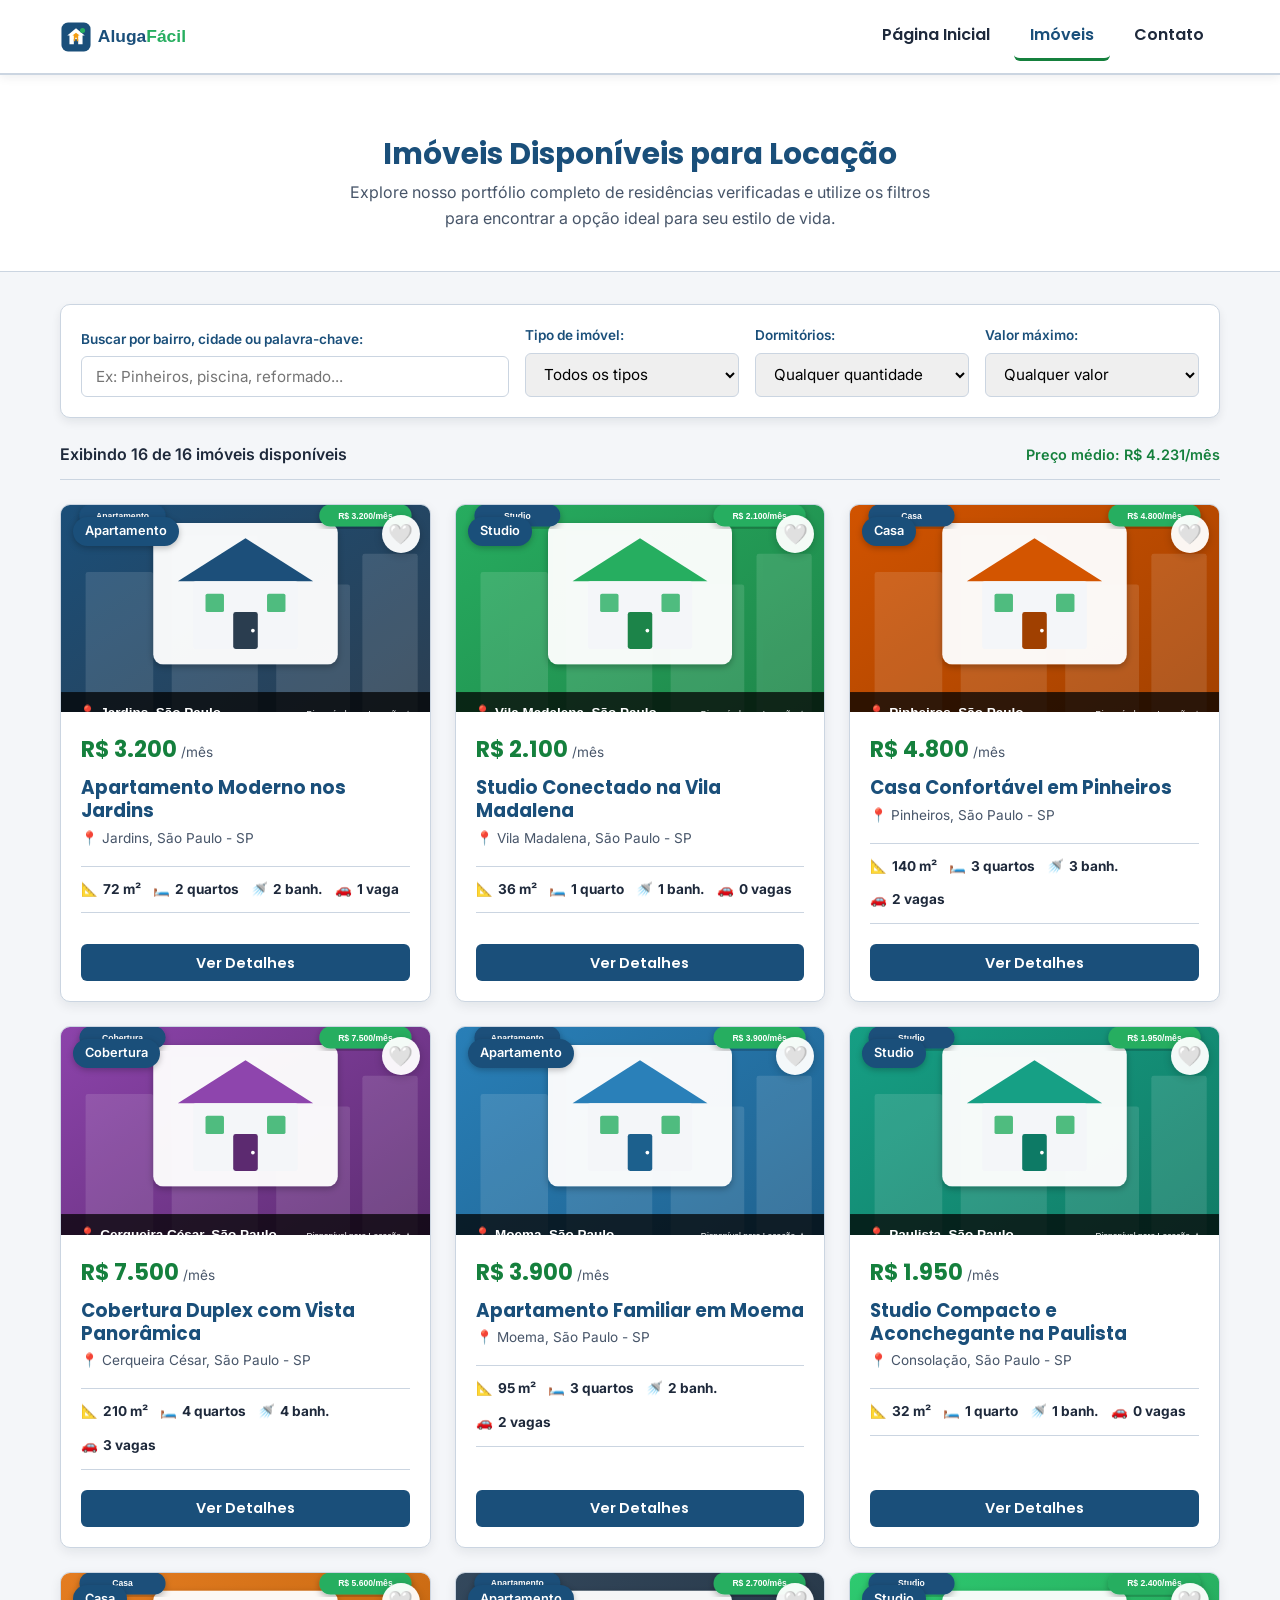
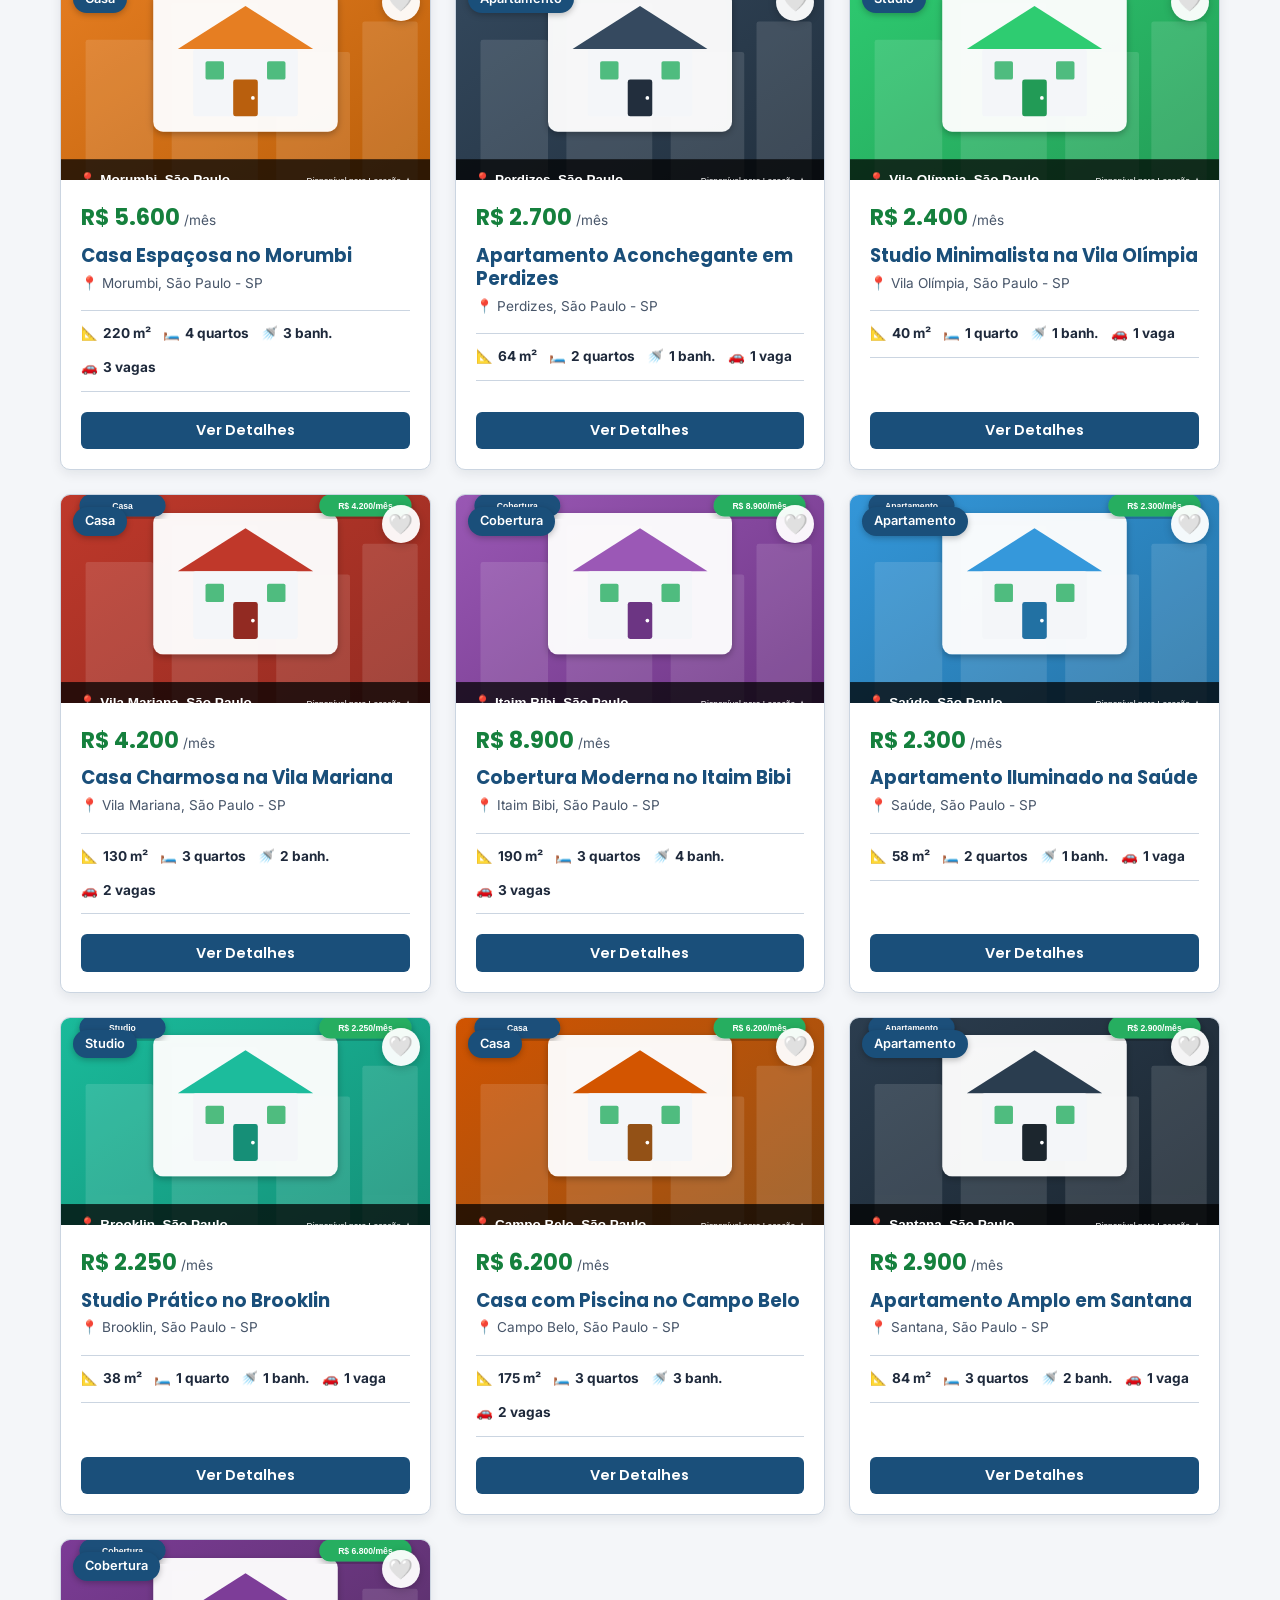
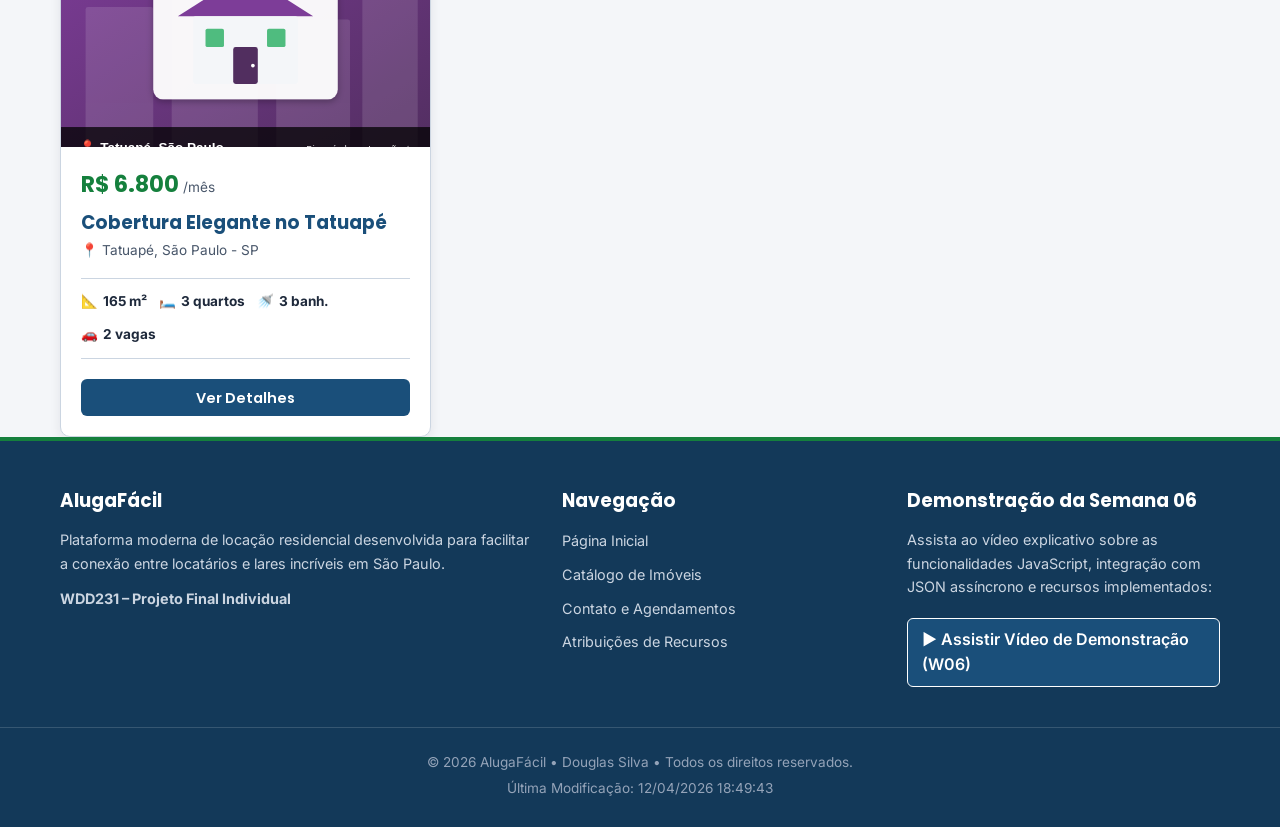
<file: final/imoveis.html>
<!DOCTYPE html>
<html lang="pt-BR">

<head>
  <meta charset="UTF-8">
  <meta name="viewport" content="width=device-width, initial-scale=1.0">
  <title>Catálogo de Imóveis para Alugar | AlugaFácil</title>
  <meta name="description" content="Confira mais de 15 imóveis residenciais disponíveis para aluguel em São Paulo. Filtre por tipo, quartos e faixa de preço com a AlugaFácil.">
  <meta name="author" content="Douglas Silva">

  <!-- Open Graph -->
  <meta property="og:title" content="Catálogo de Imóveis | AlugaFácil">
  <meta property="og:description" content="Confira mais de 15 imóveis residenciais disponíveis para aluguel em São Paulo. Filtre por tipo, quartos e faixa de preço com a AlugaFácil.">
  <meta property="og:image" content="https://douglas-byu.github.io/wdd231/final/imagens/og-image.png">
  <meta property="og:image:width" content="1200">
  <meta property="og:image:height" content="630">
  <meta property="og:image:type" content="image/png">
  <meta property="og:url" content="https://douglas-byu.github.io/wdd231/final/imoveis.html">
  <meta property="og:type" content="website">

  <!-- Favicon -->
  <link rel="icon" type="image/svg+xml" href="imagens/favicon.svg">

  <!-- Google Fonts: Poppins e Inter -->
  <link rel="preconnect" href="https://fonts.googleapis.com">
  <link rel="preconnect" href="https://fonts.gstatic.com" crossorigin>
  <link href="https://fonts.googleapis.com/css2?family=Inter:wght@400;500;600&family=Poppins:wght@600;700&display=swap" rel="stylesheet">

  <!-- CSS Externo -->
  <link rel="stylesheet" href="estilos/normalize.css">
  <link rel="stylesheet" href="estilos/principal.css">

  <!-- JavaScript ES Modules -->
  <script type="module" src="scripts/principal.js"></script>
  <script type="module" src="scripts/imoveis.js"></script>
</head>

<body>

  <!-- ===== CABEÇALHO & NAVEGAÇÃO PRINCIPAL ===== -->
  <header class="site-header">
    <div class="header-container">
      <a href="index.html" class="logo-link" aria-label="Ir para a página inicial da AlugaFácil">
        <img src="imagens/logo.svg" alt="Logotipo AlugaFácil" class="logo-img" width="160" height="36">
      </a>

      <!-- Botão Hambúrguer Mobile -->
      <button
        id="menu-toggle"
        class="menu-toggle"
        aria-label="Abrir menu de navegação"
        aria-expanded="false"
        aria-controls="nav-menu"
      >
        <span></span>
        <span></span>
        <span></span>
      </button>

      <!-- Navegação com Wayfinding (Imóveis ativo) -->
      <nav id="nav-menu" class="nav-principal" aria-label="Navegação do site">
        <ul class="nav-lista">
          <li><a href="index.html" class="nav-link">Página Inicial</a></li>
          <li>
            <a href="imoveis.html" class="nav-link ativo" aria-current="page">
              Imóveis <span class="nav-favoritos-badge oculto" title="Imóveis favoritados">0</span>
            </a>
          </li>
          <li><a href="contato.html" class="nav-link">Contato</a></li>
        </ul>
      </nav>
    </div>
  </header>

  <!-- ===== CONTEÚDO PRINCIPAL ===== -->
  <main>

    <!-- TÍTULO DA PÁGINA -->
    <section class="pagina-titulo-area">
      <div class="container">
        <h1>Imóveis Disponíveis para Locação</h1>
        <p>Explore nosso portfólio completo de residências verificadas e utilize os filtros para encontrar a opção ideal para seu estilo de vida.</p>
      </div>
    </section>

    <div class="container">

      <!-- PAINEL DE FILTROS INTERATIVO -->
      <section class="painel-filtros" aria-label="Filtros de busca de imóveis">
        <div class="filtros-grid">
          <!-- Filtro por Texto -->
          <div class="filtro-item">
            <label for="filtro-busca">Buscar por bairro, cidade ou palavra-chave:</label>
            <input
              type="text"
              id="filtro-busca"
              class="filtro-input"
              placeholder="Ex: Pinheiros, piscina, reformado..."
            >
          </div>

          <!-- Filtro por Tipo -->
          <div class="filtro-item">
            <label for="filtro-tipo">Tipo de imóvel:</label>
            <select id="filtro-tipo" class="filtro-select">
              <option value="todos">Todos os tipos</option>
              <option value="Apartamento">Apartamento</option>
              <option value="Casa">Casa</option>
              <option value="Studio">Studio</option>
              <option value="Cobertura">Cobertura</option>
            </select>
          </div>

          <!-- Filtro por Quartos -->
          <div class="filtro-item">
            <label for="filtro-quartos">Dormitórios:</label>
            <select id="filtro-quartos" class="filtro-select">
              <option value="0">Qualquer quantidade</option>
              <option value="1">1 ou mais quartos</option>
              <option value="2">2 ou mais quartos</option>
              <option value="3">3 ou mais quartos</option>
              <option value="4">4 ou mais quartos</option>
            </select>
          </div>

          <!-- Filtro por Preço Máximo -->
          <div class="filtro-item">
            <label for="filtro-preco">Valor máximo:</label>
            <select id="filtro-preco" class="filtro-select">
              <option value="0">Qualquer valor</option>
              <option value="2500">Até R$ 2.500/mês</option>
              <option value="4000">Até R$ 4.000/mês</option>
              <option value="6000">Até R$ 6.000/mês</option>
              <option value="10000">Até R$ 10.000/mês</option>
            </select>
          </div>
        </div>
      </section>

      <!-- BARRA DE RESULTADOS E RESUMO DINÂMICO -->
      <div class="barra-resultados">
        <div id="contador-imoveis" class="contador-resultados" aria-live="polite">
          Carregando catálogo de imóveis...
        </div>
        <div id="media-precos" class="media-precos oculto" aria-live="polite"></div>
      </div>

      <!-- GRADE DE IMÓVEIS (GERADA DINAMICAMENTE PELO JAVASCRIPT) -->
      <section
        id="grade-imoveis"
        class="grade-imoveis"
        aria-live="polite"
        aria-label="Lista de imóveis disponíveis"
      >
        <p class="mensagem-feedback">Carregando imóveis...</p>
      </section>

    </div>

    <!-- DIÁLOGO MODAL NATIVO E ACESSÍVEL (<dialog>) -->
    <dialog id="modal-detalhes" class="modal-imovel" aria-labelledby="modal-titulo">
      <div id="modal-conteudo"></div>
    </dialog>

  </main>

  <!-- ===== RODAPÉ DO SITE ===== -->
  <footer class="site-footer">
    <div class="container footer-grid">
      <div class="footer-col">
        <h3>AlugaFácil</h3>
        <p>Plataforma moderna de locação residencial desenvolvida para facilitar a conexão entre locatários e lares incríveis em São Paulo.</p>
        <p class="espacamento-topo-sm"><strong>WDD231 – Projeto Final Individual</strong></p>
      </div>

      <div class="footer-col">
        <h3>Navegação</h3>
        <ul class="footer-links">
          <li><a href="index.html">Página Inicial</a></li>
          <li><a href="imoveis.html">Catálogo de Imóveis</a></li>
          <li><a href="contato.html">Contato e Agendamentos</a></li>
          <li><a href="atribuicoes.html">Atribuições de Recursos</a></li>
        </ul>
      </div>

      <div class="footer-col">
        <h3>Demonstração da Semana 06</h3>
        <p>Assista ao vídeo explicativo sobre as funcionalidades JavaScript, integração com JSON assíncrono e recursos implementados:</p>
        <a
          href="https://youtu.be/SEU_VIDEO_AQUI"
          target="_blank"
          rel="noopener noreferrer"
          class="video-link-destaque"
          id="link-video-demonstracao"
          aria-label="Assistir ao vídeo de demonstração do projeto final no YouTube ou Loom"
        >
          ▶️ Assistir Vídeo de Demonstração (W06)
        </a>
      </div>
    </div>

    <div class="footer-bottom">
      <div class="container">
        <p>&copy; <span id="ano-atual">2026</span> AlugaFácil &bull; Douglas Silva &bull; Todos os direitos reservados.</p>
        <p id="ultima-modificacao"></p>
      </div>
    </div>
  </footer>

</body>

</html>
</file>
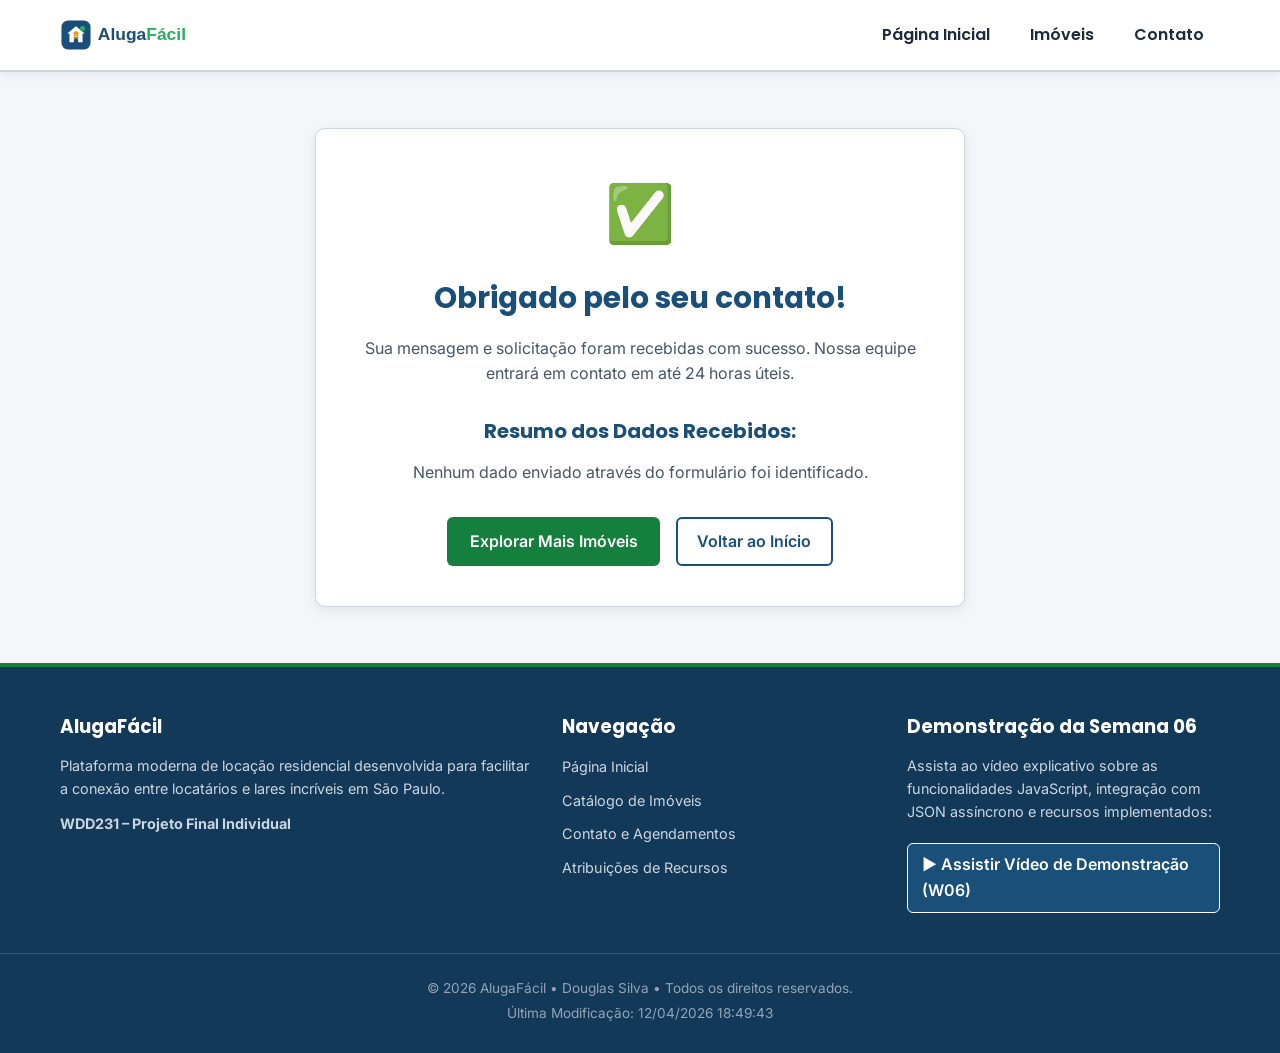
<file: final/obrigado.html>
<!DOCTYPE html>
<html lang="pt-BR">

<head>
  <meta charset="UTF-8">
  <meta name="viewport" content="width=device-width, initial-scale=1.0">
  <title>Solicitação Enviada com Sucesso | AlugaFácil</title>
  <meta name="description" content="Confirmação de recebimento da solicitação de contato e agendamento de visita imobiliária na plataforma AlugaFácil em São Paulo.">
  <meta name="author" content="Douglas Silva">

  <!-- Open Graph -->
  <meta property="og:title" content="Solicitação Enviada | AlugaFácil">
  <meta property="og:description" content="Confirmação de recebimento da solicitação de contato e agendamento de visita imobiliária na plataforma AlugaFácil em São Paulo.">
  <meta property="og:image" content="https://douglas-byu.github.io/wdd231/final/imagens/og-image.png">
  <meta property="og:image:width" content="1200">
  <meta property="og:image:height" content="630">
  <meta property="og:image:type" content="image/png">
  <meta property="og:url" content="https://douglas-byu.github.io/wdd231/final/obrigado.html">
  <meta property="og:type" content="website">

  <!-- Favicon -->
  <link rel="icon" type="image/svg+xml" href="imagens/favicon.svg">

  <!-- Google Fonts: Poppins e Inter -->
  <link rel="preconnect" href="https://fonts.googleapis.com">
  <link rel="preconnect" href="https://fonts.gstatic.com" crossorigin>
  <link href="https://fonts.googleapis.com/css2?family=Inter:wght@400;500;600&family=Poppins:wght@600;700&display=swap" rel="stylesheet">

  <!-- CSS Externo -->
  <link rel="stylesheet" href="estilos/normalize.css">
  <link rel="stylesheet" href="estilos/principal.css">

  <!-- JavaScript ES Modules -->
  <script type="module" src="scripts/principal.js"></script>
  <script type="module" src="scripts/obrigado.js"></script>
</head>

<body>

  <!-- ===== CABEÇALHO ===== -->
  <header class="site-header">
    <div class="header-container">
      <a href="index.html" class="logo-link" aria-label="Ir para a página inicial da AlugaFácil">
        <img src="imagens/logo.svg" alt="Logotipo AlugaFácil" class="logo-img" width="160" height="36">
      </a>

      <button
        id="menu-toggle"
        class="menu-toggle"
        aria-label="Abrir menu de navegação"
        aria-expanded="false"
        aria-controls="nav-menu"
      >
        <span></span>
        <span></span>
        <span></span>
      </button>

      <nav id="nav-menu" class="nav-principal" aria-label="Navegação do site">
        <ul class="nav-lista">
          <li><a href="index.html" class="nav-link">Página Inicial</a></li>
          <li>
            <a href="imoveis.html" class="nav-link">
              Imóveis <span class="nav-favoritos-badge oculto" title="Imóveis favoritados">0</span>
            </a>
          </li>
          <li><a href="contato.html" class="nav-link">Contato</a></li>
        </ul>
      </nav>
    </div>
  </header>

  <!-- ===== CONTEÚDO PRINCIPAL (AÇÃO DO FORMULÁRIO) ===== -->
  <main class="container">
    <div class="confirmacao-box">
      <div class="icone-sucesso">✅</div>
      <h1>Obrigado pelo seu contato!</h1>
      <p class="texto-suave">
        Sua mensagem e solicitação foram recebidas com sucesso. Nossa equipe entrará em contato em até 24 horas úteis.
      </p>

      <h2 class="titulo-confirmacao-resumo">
        Resumo dos Dados Recebidos:
      </h2>

      <!-- Tabela dinâmica gerada pelo obrigado.js a partir da URLSearchParams -->
      <div id="resumo-dados-form" aria-live="polite">
        <p class="texto-suave">Processando informações enviadas...</p>
      </div>

      <div class="botoes-confirmacao">
        <a href="imoveis.html" class="btn-secundario">Explorar Mais Imóveis</a>
        <a href="index.html" class="btn-outline">Voltar ao Início</a>
      </div>
    </div>
  </main>

  <!-- ===== RODAPÉ DO SITE ===== -->
  <footer class="site-footer">
    <div class="container footer-grid">
      <div class="footer-col">
        <h3>AlugaFácil</h3>
        <p>Plataforma moderna de locação residencial desenvolvida para facilitar a conexão entre locatários e lares incríveis em São Paulo.</p>
        <p class="espacamento-topo-sm"><strong>WDD231 – Projeto Final Individual</strong></p>
      </div>

      <div class="footer-col">
        <h3>Navegação</h3>
        <ul class="footer-links">
          <li><a href="index.html">Página Inicial</a></li>
          <li><a href="imoveis.html">Catálogo de Imóveis</a></li>
          <li><a href="contato.html">Contato e Agendamentos</a></li>
          <li><a href="atribuicoes.html">Atribuições de Recursos</a></li>
        </ul>
      </div>

      <div class="footer-col">
        <h3>Demonstração da Semana 06</h3>
        <p>Assista ao vídeo explicativo sobre as funcionalidades JavaScript, integração com JSON assíncrono e recursos implementados:</p>
        <a
          href="https://youtu.be/SEU_VIDEO_AQUI"
          target="_blank"
          rel="noopener noreferrer"
          class="video-link-destaque"
          id="link-video-demonstracao"
          aria-label="Assistir ao vídeo de demonstração do projeto final no YouTube ou Loom"
        >
          ▶️ Assistir Vídeo de Demonstração (W06)
        </a>
      </div>
    </div>

    <div class="footer-bottom">
      <div class="container">
        <p>&copy; <span id="ano-atual">2026</span> AlugaFácil &bull; Douglas Silva &bull; Todos os direitos reservados.</p>
        <p id="ultima-modificacao"></p>
      </div>
    </div>
  </footer>

</body>

</html>
</file>
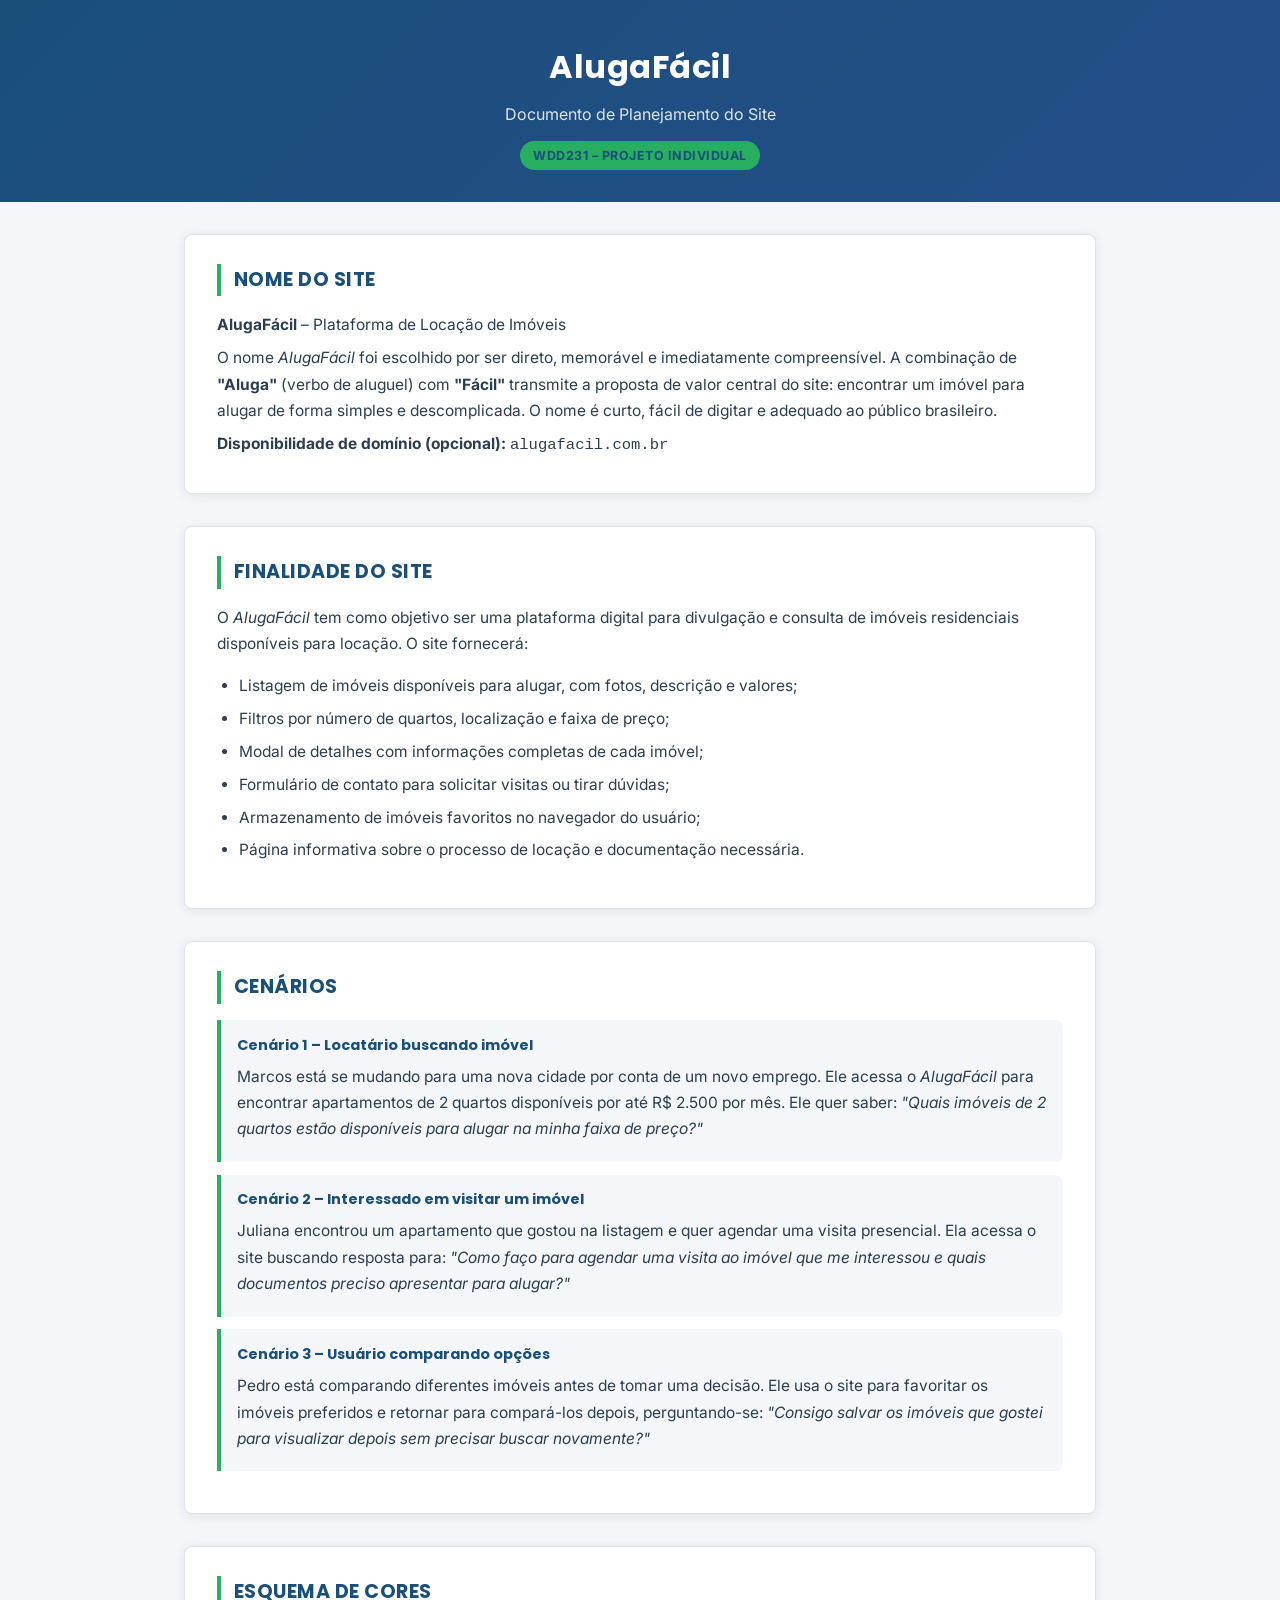
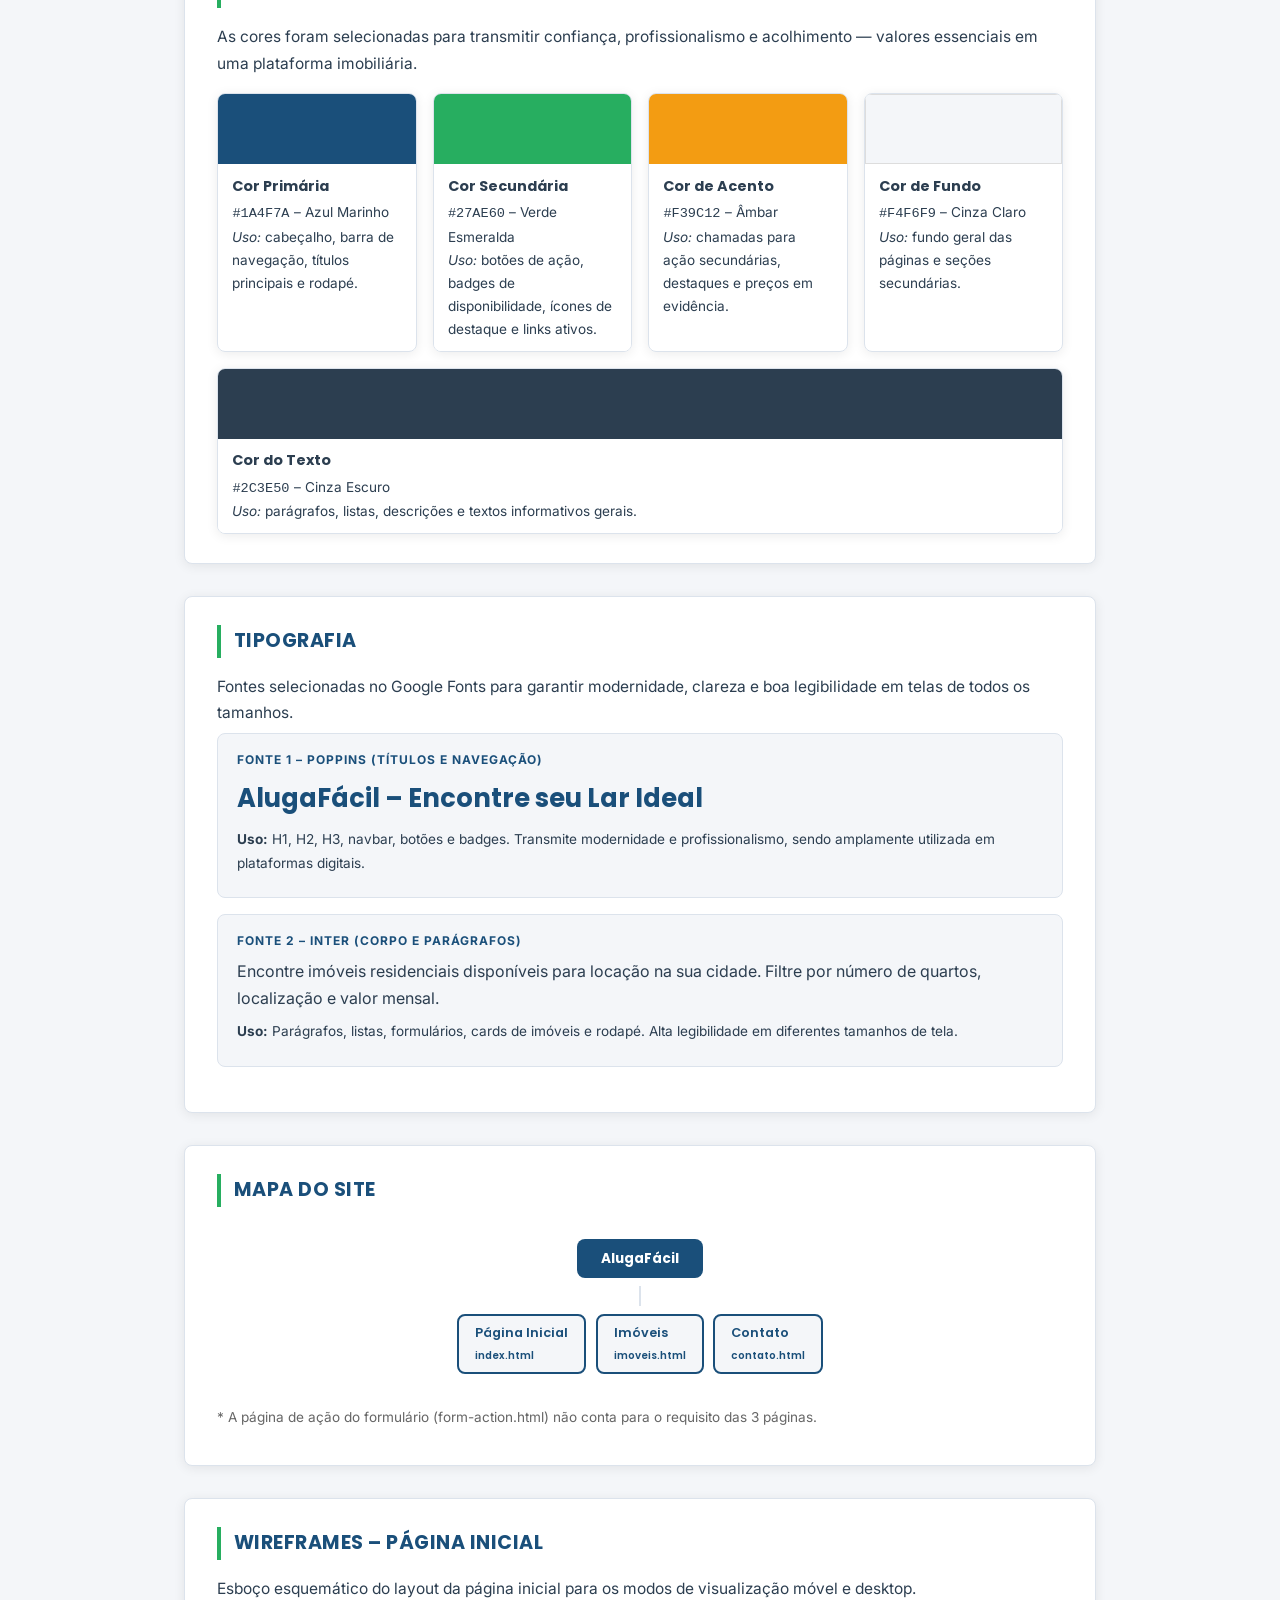
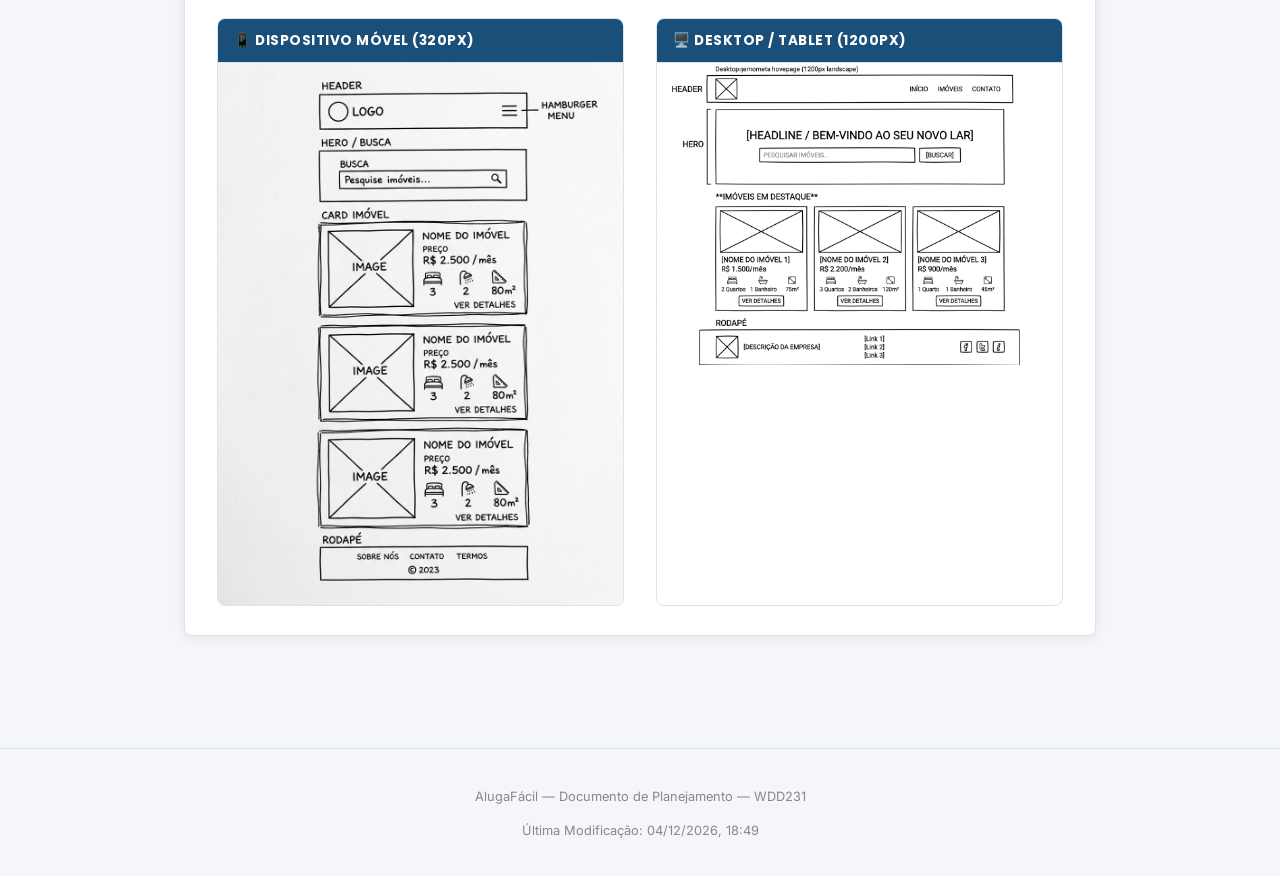
<file: projeto/planejamentodosite.html>
﻿<!DOCTYPE html>
<html lang="pt-BR">

<head>
  <meta charset="UTF-8">
  <meta name="viewport" content="width=device-width, initial-scale=1.0">
  <meta name="description" content="Documento de Planejamento do Site AlugaFácil - Plataforma de Locação de Imóveis - WDD231">
  <meta name="author" content="Leoncio">
  <title>Planejamento do Site | AlugaFácil</title>
  <link rel="preconnect" href="https://fonts.googleapis.com">
  <link rel="preconnect" href="https://fonts.gstatic.com" crossorigin>
  <link href="https://fonts.googleapis.com/css2?family=Poppins:wght@400;600;700&family=Inter:wght@400;500&display=swap" rel="stylesheet">
  <link rel="stylesheet" href="estilos/normalize.css">
  <link rel="stylesheet" href="estilos/planejamento.css">
</head>

<body>

  <!-- ===== CABEÇALHO DO DOCUMENTO ===== -->
  <header class="doc-header">
    <h1>AlugaFácil</h1>
    <p class="subtitulo">Documento de Planejamento do Site</p>
    <span class="badge">WDD231 – Projeto Individual</span>
  </header>

  <main>

    <!-- ===== 1. NOME DO SITE ===== -->
    <section class="secao" id="nome-do-site">
      <h2>Nome do Site</h2>
      <p><strong>AlugaFácil</strong> – Plataforma de Locação de Imóveis</p>
      <p>
        O nome <em>AlugaFácil</em> foi escolhido por ser direto, memorável e imediatamente compreensível.
        A combinação de <strong>"Aluga"</strong> (verbo de aluguel) com <strong>"Fácil"</strong> transmite
        a proposta de valor central do site: encontrar um imóvel para alugar de forma simples e descomplicada.
        O nome é curto, fácil de digitar e adequado ao público brasileiro.
      </p>
      <p>
        <strong>Disponibilidade de domínio (opcional):</strong>
        <code>alugafacil.com.br</code>
      </p>
    </section>

    <!-- ===== 2. FINALIDADE DO SITE ===== -->
    <section class="secao" id="finalidade">
      <h2>Finalidade do Site</h2>
      <p>
        O <em>AlugaFácil</em> tem como objetivo ser uma plataforma digital para divulgação e consulta
        de imóveis residenciais disponíveis para locação. O site fornecerá:
      </p>
      <ul>
        <li>Listagem de imóveis disponíveis para alugar, com fotos, descrição e valores;</li>
        <li>Filtros por número de quartos, localização e faixa de preço;</li>
        <li>Modal de detalhes com informações completas de cada imóvel;</li>
        <li>Formulário de contato para solicitar visitas ou tirar dúvidas;</li>
        <li>Armazenamento de imóveis favoritos no navegador do usuário;</li>
        <li>Página informativa sobre o processo de locação e documentação necessária.</li>
      </ul>
    </section>

    <!-- ===== 3. CENÁRIOS ===== -->
    <section class="secao" id="cenarios">
      <h2>Cenários</h2>

      <div class="cenario">
        <strong>Cenário 1 – Locatário buscando imóvel</strong>
        <p>
          Marcos está se mudando para uma nova cidade por conta de um novo emprego. Ele acessa o
          <em>AlugaFácil</em> para encontrar apartamentos de 2 quartos disponíveis por até R$ 2.500 por mês.
          Ele quer saber: <em>"Quais imóveis de 2 quartos estão disponíveis para alugar na minha faixa de preço?"</em>
        </p>
      </div>

      <div class="cenario">
        <strong>Cenário 2 – Interessado em visitar um imóvel</strong>
        <p>
          Juliana encontrou um apartamento que gostou na listagem e quer agendar uma visita presencial.
          Ela acessa o site buscando resposta para: <em>"Como faço para agendar uma visita ao imóvel que me
          interessou e quais documentos preciso apresentar para alugar?"</em>
        </p>
      </div>

      <div class="cenario">
        <strong>Cenário 3 – Usuário comparando opções</strong>
        <p>
          Pedro está comparando diferentes imóveis antes de tomar uma decisão. Ele usa o site para
          favoritar os imóveis preferidos e retornar para compará-los depois, perguntando-se:
          <em>"Consigo salvar os imóveis que gostei para visualizar depois sem precisar buscar novamente?"</em>
        </p>
      </div>
    </section>

    <!-- ===== 4. ESQUEMA DE CORES ===== -->
    <section class="secao" id="esquema-de-cores">
      <h2>Esquema de Cores</h2>
      <p>As cores foram selecionadas para transmitir confiança, profissionalismo e acolhimento —
      valores essenciais em uma plataforma imobiliária.</p>

      <div class="paleta">

        <div class="cor-item">
          <div class="cor-amostra" style="background-color: #1a4f7a;"></div>
          <div class="cor-info">
            <strong>Cor Primária</strong>
            <code>#1A4F7A</code> – Azul Marinho<br>
            <em>Uso:</em> cabeçalho, barra de navegação, títulos principais e rodapé.
          </div>
        </div>

        <div class="cor-item">
          <div class="cor-amostra" style="background-color: #27ae60;"></div>
          <div class="cor-info">
            <strong>Cor Secundária</strong>
            <code>#27AE60</code> – Verde Esmeralda<br>
            <em>Uso:</em> botões de ação, badges de disponibilidade, ícones de destaque e links ativos.
          </div>
        </div>

        <div class="cor-item">
          <div class="cor-amostra" style="background-color: #f39c12;"></div>
          <div class="cor-info">
            <strong>Cor de Acento</strong>
            <code>#F39C12</code> – Âmbar<br>
            <em>Uso:</em> chamadas para ação secundárias, destaques e preços em evidência.
          </div>
        </div>

        <div class="cor-item">
          <div class="cor-amostra" style="background-color: #f4f6f9; border: 1px solid #ddd;"></div>
          <div class="cor-info">
            <strong>Cor de Fundo</strong>
            <code>#F4F6F9</code> – Cinza Claro<br>
            <em>Uso:</em> fundo geral das páginas e seções secundárias.
          </div>
        </div>

        <div class="cor-item">
          <div class="cor-amostra" style="background-color: #2c3e50;"></div>
          <div class="cor-info">
            <strong>Cor do Texto</strong>
            <code>#2C3E50</code> – Cinza Escuro<br>
            <em>Uso:</em> parágrafos, listas, descrições e textos informativos gerais.
          </div>
        </div>

      </div>
    </section>

    <!-- ===== 5. TIPOGRAFIA ===== -->
    <section class="secao" id="tipografia">
      <h2>Tipografia</h2>
      <p>Fontes selecionadas no Google Fonts para garantir modernidade, clareza e boa legibilidade em telas de todos os tamanhos.</p>

      <div class="fonte-exemplo">
        <div class="nome-fonte">Fonte 1 – Poppins (Títulos e Navegação)</div>
        <div class="amostra-poppins">AlugaFácil – Encontre seu Lar Ideal</div>
        <p style="font-size:0.85rem; margin-top:0.5rem;">
          <strong>Uso:</strong> H1, H2, H3, navbar, botões e badges. Transmite
          modernidade e profissionalismo, sendo amplamente utilizada em plataformas digitais.
        </p>
      </div>

      <div class="fonte-exemplo">
        <div class="nome-fonte">Fonte 2 – Inter (Corpo e Parágrafos)</div>
        <div class="amostra-inter">
          Encontre imóveis residenciais disponíveis para locação na sua cidade.
          Filtre por número de quartos, localização e valor mensal.
        </div>
        <p style="font-size:0.85rem; margin-top:0.5rem;">
          <strong>Uso:</strong> Parágrafos, listas, formulários, cards de imóveis e rodapé.
          Alta legibilidade em diferentes tamanhos de tela.
        </p>
      </div>
    </section>

    <!-- ===== 6. MAPA DO SITE ===== -->
    <section class="secao" id="mapa-do-site">
      <h2>Mapa do Site</h2>
      <div class="mapa-site" role="img" aria-label="Mapa do site com 3 páginas principais">
        <div class="mapa-raiz">AlugaFácil</div>
        <div class="mapa-linha"></div>
        <div class="mapa-nos">
          <div class="mapa-no">Página Inicial<br><small>index.html</small></div>
          <div class="mapa-no">Imóveis<br><small>imoveis.html</small></div>
          <div class="mapa-no">Contato<br><small>contato.html</small></div>
        </div>
      </div>
      <p style="font-size: 0.85rem; color: #666; margin-top: 1rem;">
        * A página de ação do formulário (form-action.html) não conta para o requisito das 3 páginas.
      </p>
    </section>

    <!-- ===== 7. WIREFRAMES ===== -->
    <section class="secao" id="wireframes">
      <h2>Wireframes – Página Inicial</h2>
      <p>Esboço esquemático do layout da página inicial para os modos de visualização móvel e desktop.</p>

      <div class="wireframes-container">

        <div class="wireframe-card">
          <h3>📱 Dispositivo Móvel (320px)</h3>
          <img
            src="imagens/wireframe-mobile.jpg"
            alt="Wireframe da página inicial no modo mobile: cabeçalho com logo e menu hambúrguer, hero com campo de busca, cards de imóveis empilhados e rodapé"
            loading="lazy"
            class="wireframe-img"
          >
        </div>

        <div class="wireframe-card">
          <h3>🖥️ Desktop / Tablet (1200px)</h3>
          <img
            src="imagens/wireframe-desktop.jpg"
            alt="Wireframe da página inicial no modo desktop: cabeçalho com navegação horizontal, hero com busca centralizada, grid de 3 cards de imóveis e rodapé com 3 colunas"
            loading="lazy"
            class="wireframe-img"
          >
        </div>

      </div>
    </section>

  </main>

  <!-- ===== RODAPÉ ===== -->
  <footer>
    <p>AlugaFácil &mdash; Documento de Planejamento &mdash; WDD231</p>
    <p>Última Modificação: <span id="ultima-modificacao"></span></p>
  </footer>

  <script>
    const span = document.getElementById('ultima-modificacao');
    if (span) {
      span.textContent = new Date(document.lastModified).toLocaleDateString('pt-BR', {
        day: '2-digit', month: '2-digit', year: 'numeric',
        hour: '2-digit', minute: '2-digit'
      });
    }
  </script>

</body>
</html>
</file>
<file: estilos/telas-pequenas.css>
/* ================================================
   telas-pequenas.css – Estilos Base (Mobile First)
   WDD231 – Leoncios
   ================================================ */

/* --- Google Fonts --- */
@import url('https://fonts.googleapis.com/css2?family=Poppins:wght@400;500;600;700&family=Open+Sans:wght@400;600&display=swap');

/* --- Variáveis CSS --- */
:root {
  --cor-primaria:    #1B4F72;
  --cor-secundaria:  #2471A3;
  --cor-destaque:    #F39C12;
  --cor-fundo:       #F0F4F8;
  --cor-texto:       #2C3E50;
  --cor-branco:      #ffffff;
  --cor-card:        #ffffff;
  --cor-borda:       #D5E8F4;
  --cor-concluido:   #1E8449;
  --cor-pendente:    #1B4F72;
  --sombra:          0 4px 16px rgba(27,79,114,0.10);
  --raio:            10px;
  --fonte-titulo:    'Poppins', sans-serif;
  --fonte-corpo:     'Open Sans', sans-serif;
  --transicao:       all 0.25s ease;
}

/* --- Reset / Base --- */
*, *::before, *::after {
  box-sizing: border-box;
  margin: 0;
  padding: 0;
}

html { scroll-behavior: smooth; }

body {
  font-family: var(--fonte-corpo);
  color: var(--cor-texto);
  background-color: var(--cor-fundo);
  line-height: 1.7;
  min-width: 320px;
}

img { max-width: 100%; height: auto; display: block; }

a {
  color: var(--cor-secundaria);
  text-decoration: none;
  transition: var(--transicao);
}
a:hover { color: var(--cor-destaque); }

ul { list-style: none; }

/* ================================================
   HEADER
   ================================================ */
header {
  background: linear-gradient(135deg, var(--cor-primaria) 0%, var(--cor-secundaria) 100%);
  color: var(--cor-branco);
  padding: 0.75rem 1.25rem;
  display: flex;
  align-items: center;
  justify-content: space-between;
  flex-wrap: wrap;
  gap: 0.5rem;
  position: sticky;
  top: 0;
  z-index: 1000;
  box-shadow: 0 2px 12px rgba(0,0,0,0.18);
}

/* Área do logo */
.logo-area {
  display: flex;
  align-items: center;
  gap: 0.7rem;
}

.logo-area img {
  width: 46px;
  height: 46px;
  border-radius: 8px;
}

.logo-area span {
  font-family: var(--fonte-titulo);
  font-size: 1.2rem;
  font-weight: 700;
  letter-spacing: 0.5px;
  color: var(--cor-branco);
}

/* Botão hambúrguer */
#menu-btn {
  background: none;
  border: 2px solid rgba(255,255,255,0.5);
  border-radius: 6px;
  cursor: pointer;
  padding: 0.45rem 0.55rem;
  display: flex;
  flex-direction: column;
  gap: 5px;
  transition: var(--transicao);
}

#menu-btn:hover { border-color: var(--cor-destaque); }

.hamburguer,
.hamburguer::before,
.hamburguer::after {
  display: block;
  width: 22px;
  height: 2px;
  background: var(--cor-branco);
  border-radius: 2px;
  transition: var(--transicao);
  position: relative;
}

.hamburguer::before,
.hamburguer::after {
  content: '';
  position: absolute;
  left: 0;
}
.hamburguer::before { top: -7px; }
.hamburguer::after  { top: 7px; }

/* Nav mobile – oculta por padrão */
#nav-menu {
  display: none;
  width: 100%;
  background: rgba(255,255,255,0.06);
  border-radius: var(--raio);
  padding: 0.5rem 0;
  margin-top: 0.25rem;
}

#nav-menu.aberto { display: block; }

#nav-menu ul {
  display: flex;
  flex-direction: column;
}

#nav-menu ul li a {
  display: block;
  padding: 0.7rem 1.2rem;
  color: var(--cor-branco);
  font-family: var(--fonte-titulo);
  font-size: 0.95rem;
  font-weight: 500;
  border-radius: 6px;
  transition: var(--transicao);
}

#nav-menu ul li a:hover,
#nav-menu ul li a.ativo {
  background: rgba(243,156,18,0.25);
  color: var(--cor-destaque);
}

/* ================================================
   MAIN
   ================================================ */
main {
  max-width: 1100px;
  margin: 0 auto;
  padding: 2rem 1.25rem 3rem;
}

h1 {
  font-family: var(--fonte-titulo);
  font-size: 2rem;
  color: var(--cor-primaria);
  text-align: center;
  margin-bottom: 0.4rem;
  font-weight: 700;
}

.subtitulo-h1 {
  text-align: center;
  color: #5D6D7E;
  font-size: 1rem;
  margin-bottom: 2.5rem;
}

/* Seções */
section {
  background: var(--cor-card);
  border-radius: var(--raio);
  border: 1px solid var(--cor-borda);
  padding: 1.8rem 1.5rem;
  margin-bottom: 2rem;
  box-shadow: var(--sombra);
}

section h2 {
  font-family: var(--fonte-titulo);
  font-size: 1.25rem;
  color: var(--cor-primaria);
  border-left: 4px solid var(--cor-destaque);
  padding-left: 0.75rem;
  margin-bottom: 1.2rem;
}

/* ================================================
   SEÇÃO SOBRE
   ================================================ */
#sobre .sobre-conteudo {
  display: flex;
  flex-direction: column;
  gap: 1rem;
  align-items: center;
  text-align: center;
}

.sobre-foto {
  width: 110px;
  height: 110px;
  border-radius: 50%;
  background: linear-gradient(135deg, var(--cor-primaria), var(--cor-secundaria));
  display: flex;
  align-items: center;
  justify-content: center;
  font-size: 3rem;
  flex-shrink: 0;
}

.sobre-texto p { margin-bottom: 0.5rem; font-size: 0.97rem; }

.tags-tech {
  display: flex;
  flex-wrap: wrap;
  gap: 0.5rem;
  justify-content: center;
  margin-top: 0.8rem;
}

.tag {
  background: var(--cor-fundo);
  border: 1px solid var(--cor-borda);
  color: var(--cor-primaria);
  font-size: 0.78rem;
  font-weight: 600;
  padding: 0.25rem 0.7rem;
  border-radius: 20px;
  font-family: var(--fonte-titulo);
}

/* ================================================
   SEÇÃO CERTIFICADO (Cursos)
   ================================================ */
.filtros {
  display: flex;
  flex-wrap: wrap;
  gap: 0.5rem;
  margin-bottom: 1.2rem;
}

.btn-filtro {
  font-family: var(--fonte-titulo);
  font-size: 0.85rem;
  font-weight: 600;
  padding: 0.45rem 1.1rem;
  border: 2px solid var(--cor-primaria);
  border-radius: 20px;
  background: transparent;
  color: var(--cor-primaria);
  cursor: pointer;
  transition: var(--transicao);
}

.btn-filtro:hover,
.btn-filtro.ativo {
  background: var(--cor-primaria);
  color: var(--cor-branco);
}

#grade-cursos {
  display: grid;
  grid-template-columns: 1fr;
  gap: 1rem;
}

/* Cards de curso */
.card-curso {
  border-radius: 8px;
  padding: 1rem 1.2rem;
  border: 2px solid var(--cor-borda);
  transition: var(--transicao);
  position: relative;
  overflow: hidden;
}

.card-curso::before {
  content: '';
  position: absolute;
  top: 0; left: 0;
  width: 4px;
  height: 100%;
}

.card-curso.concluido {
  background: linear-gradient(135deg, #E8F8F5 0%, #D5F5E3 100%);
  border-color: #A9DFBF;
}

.card-curso.concluido::before { background: var(--cor-concluido); }

.card-curso.pendente {
  background: var(--cor-branco);
  border-color: var(--cor-borda);
}

.card-curso.pendente::before { background: var(--cor-pendente); }

.card-curso:hover {
  transform: translateY(-2px);
  box-shadow: var(--sombra);
}

.card-topo {
  display: flex;
  align-items: center;
  justify-content: space-between;
  margin-bottom: 0.5rem;
}

.card-numero {
  font-family: var(--fonte-titulo);
  font-size: 1rem;
  font-weight: 700;
  color: var(--cor-primaria);
}

.badge-status {
  font-size: 0.72rem;
  font-weight: 700;
  padding: 0.2rem 0.6rem;
  border-radius: 12px;
  text-transform: uppercase;
  letter-spacing: 0.5px;
}

.badge-status.concluido {
  background: #1E8449;
  color: white;
}

.badge-status.pendente {
  background: var(--cor-primaria);
  color: white;
  opacity: 0.7;
}

.card-titulo {
  font-family: var(--fonte-titulo);
  font-size: 0.95rem;
  font-weight: 600;
  color: var(--cor-texto);
  margin-bottom: 0.35rem;
}

.card-descricao {
  font-size: 0.84rem;
  color: #5D6D7E;
  margin-bottom: 0.5rem;
}

.card-rodape {
  display: flex;
  align-items: center;
  justify-content: space-between;
  font-size: 0.78rem;
}

.card-creditos {
  font-weight: 600;
  color: var(--cor-primaria);
}

.card-techs {
  display: flex;
  gap: 0.3rem;
  flex-wrap: wrap;
}

.tech-badge {
  background: var(--cor-fundo);
  border: 1px solid var(--cor-borda);
  color: var(--cor-secundaria);
  font-size: 0.7rem;
  padding: 0.1rem 0.45rem;
  border-radius: 10px;
  font-weight: 600;
}

/* Total de créditos */
.total-creditos {
  margin-top: 1rem;
  padding: 0.8rem 1rem;
  background: var(--cor-fundo);
  border-radius: var(--raio);
  border: 1px solid var(--cor-borda);
  text-align: right;
  font-family: var(--fonte-titulo);
  font-size: 0.9rem;
  color: var(--cor-primaria);
  font-weight: 600;
}

/* ================================================
   SEÇÃO TECNOLOGIAS
   ================================================ */
.grid-habilidades {
  display: grid;
  grid-template-columns: 1fr 1fr;
  gap: 0.75rem;
}

.habilidade-item {
  display: flex;
  flex-direction: column;
  gap: 0.3rem;
}

.habilidade-nome {
  font-size: 0.85rem;
  font-weight: 600;
  font-family: var(--fonte-titulo);
  color: var(--cor-primaria);
}

.barra-bg {
  background: var(--cor-fundo);
  border-radius: 10px;
  height: 8px;
  overflow: hidden;
  border: 1px solid var(--cor-borda);
}

.barra-fill {
  height: 100%;
  border-radius: 10px;
  background: linear-gradient(90deg, var(--cor-primaria), var(--cor-destaque));
  transition: width 1s ease;
}

/* ================================================
   FOOTER
   ================================================ */
footer {
  background: linear-gradient(135deg, var(--cor-primaria) 0%, #154360 100%);
  color: rgba(255,255,255,0.85);
  text-align: center;
  padding: 2rem 1.25rem 1.5rem;
  font-size: 0.88rem;
  font-family: var(--fonte-corpo);
}

.footer-social {
  display: flex;
  justify-content: center;
  gap: 1.2rem;
  margin-bottom: 1rem;
}

.footer-social a {
  display: inline-flex;
  align-items: center;
  justify-content: center;
  width: 40px;
  height: 40px;
  border-radius: 50%;
  background: rgba(255,255,255,0.1);
  border: 1px solid rgba(255,255,255,0.2);
  transition: var(--transicao);
  color: var(--cor-branco);
  font-size: 1.1rem;
}

.footer-social a:hover {
  background: var(--cor-destaque);
  border-color: var(--cor-destaque);
  color: var(--cor-primaria);
  transform: translateY(-3px);
}

.footer-social svg {
  width: 20px;
  height: 20px;
  fill: currentColor;
}

footer p {
  margin: 0.3rem 0;
  line-height: 1.6;
}

footer a {
  color: var(--cor-destaque);
}

footer a:hover { color: var(--cor-branco); }

#ultimaModificacao {
  font-size: 0.78rem;
  opacity: 0.65;
  margin-top: 0.5rem;
}
</file>
<file: estilos/maior.css>
/* ================================================
   maior.css – Estilos para Telas Maiores
   WDD231 – Leoncios
   Media Query: min-width 768px
   ================================================ */

@media (min-width: 768px) {

  /* ============ HEADER ============ */
  header {
    flex-wrap: nowrap;
    padding: 0.75rem 2rem;
  }

  /* Oculta botão hambúrguer em telas grandes */
  #menu-btn {
    display: none;
  }

  /* Exibe nav em linha horizontal */
  #nav-menu {
    display: block !important;
    width: auto;
    background: transparent;
    padding: 0;
    margin: 0;
  }

  #nav-menu ul {
    flex-direction: row;
    gap: 0.3rem;
  }

  #nav-menu ul li a {
    padding: 0.5rem 1rem;
    font-size: 0.9rem;
    border-radius: 6px;
  }

  #nav-menu ul li a:hover,
  #nav-menu ul li a.ativo {
    background: rgba(243,156,18,0.2);
    color: var(--cor-destaque);
  }

  /* ============ MAIN ============ */
  main {
    padding: 2.5rem 2rem 4rem;
  }

  h1 { font-size: 2.5rem; }

  /* ============ SEÇÃO SOBRE ============ */
  #sobre .sobre-conteudo {
    flex-direction: row;
    text-align: left;
    align-items: flex-start;
    gap: 2rem;
  }

  .sobre-foto {
    width: 130px;
    height: 130px;
    flex-shrink: 0;
  }

  .tags-tech { justify-content: flex-start; }

  /* ============ SEÇÃO CURSOS ============ */
  #grade-cursos {
    grid-template-columns: repeat(2, 1fr);
  }

  /* ============ SEÇÃO HABILIDADES ============ */
  .grid-habilidades {
    grid-template-columns: repeat(3, 1fr);
    gap: 1.2rem;
  }

}

/* ============ TELAS MUITO GRANDES (1024px+) ============ */
@media (min-width: 1024px) {

  header { padding: 0.75rem 3rem; }

  main { padding: 3rem 3rem 5rem; }

  #grade-cursos {
    grid-template-columns: repeat(3, 1fr);
  }

  .logo-area span { font-size: 1.35rem; }

  #nav-menu ul li a { font-size: 0.95rem; }

}
</file>
<file: final/estilos/principal.css>
/* ==========================================================================
   ALUGAFÁCIL - ESTILOS PRINCIPAIS (WDD 231 - PROJETO FINAL)
   Paleta: #1A4F7A (Primária), #15803D (Secundária Acessível), #B45309 (Acento Acessível)
   Total conformidade com WCAG AA (Contraste >= 4.5:1)
   ========================================================================== */

:root {
  --cor-primaria: #1a4f7a;
  --cor-primaria-escura: #133959;
  --cor-secundaria: #15803d; /* Verde escuro com contraste 4.55:1 contra branco */
  --cor-secundaria-escura: #166534;
  --cor-acento: #b45309; /* Âmbar com contraste 4.55:1 contra branco */
  --cor-acento-escura: #92400e;
  --cor-fundo: #f4f6f9;
  --cor-card: #ffffff;
  --cor-texto: #1e293b;
  --cor-texto-suave: #475569; /* Contraste 5.5:1 com branco */
  --cor-borda: #cbd5e1;
  --cor-sombra: rgba(15, 23, 42, 0.08);
  --cor-sombra-hover: rgba(15, 23, 42, 0.16);

  --fonte-titulo: 'Poppins', -apple-system, BlinkMacSystemFont, 'Segoe UI', Roboto, sans-serif;
  --fonte-corpo: 'Inter', -apple-system, BlinkMacSystemFont, 'Segoe UI', Roboto, sans-serif;

  --transicao-padrao: 0.25s ease-in-out;
  --raio-borda: 10px;
  --largura-maxima: 1200px;
}

/* --- RESET & TIPOGRAFIA BÁSICA --- */
* {
  box-sizing: border-box;
  margin: 0;
  padding: 0;
}

html {
  scroll-behavior: smooth;
  font-size: 16px;
}

body {
  font-family: var(--fonte-corpo);
  color: var(--cor-texto);
  background-color: var(--cor-fundo);
  line-height: 1.6;
  min-height: 100vh;
  display: flex;
  flex-direction: column;
}

h1, h2, h3, h4 {
  font-family: var(--fonte-titulo);
  color: var(--cor-primaria);
  line-height: 1.25;
  font-weight: 700;
}

h1 { font-size: 1.85rem; }
h2 { font-size: 1.5rem; margin-bottom: 0.75rem; }
h3 { font-size: 1.2rem; }

p {
  margin-bottom: 0.75rem;
}

a {
  color: var(--cor-primaria);
  text-decoration: none;
  transition: color var(--transicao-padrao);
}

a:hover, a:focus-visible {
  color: var(--cor-secundaria);
}

img {
  max-width: 100%;
  height: auto;
  display: block;
}

button {
  font-family: var(--fonte-titulo);
  cursor: pointer;
  border: none;
  outline: none;
  transition: all var(--transicao-padrao);
}

/* --- CLASSES UTILITÁRIAS (SUBSTITUEM ESTILOS INLINE) --- */
.oculto {
  display: none !important;
}

.secao-espacamento-topo {
  margin-top: 2rem;
}

.espacamento-topo-sm {
  margin-top: 0.75rem;
}

.espacamento-topo-md {
  margin-top: 1rem;
}

.alinhamento-centro-topo {
  text-align: center;
  margin-top: 2.5rem;
}

.botoes-container-cta {
  display: flex;
  justify-content: center;
  gap: 1rem;
  flex-wrap: wrap;
}

.btn-cta-falar {
  border-color: #ffffff;
  color: #ffffff;
}

.subtitulo-h2-atribuicoes {
  font-size: 1.25rem;
  margin-top: 1.5rem;
}

.endereco-modal {
  color: var(--cor-texto-suave);
  font-size: 0.95rem;
}

.btn-modal-acao {
  flex: 1;
}

.btn-contato-enviar {
  font-size: 1.05rem;
  padding: 0.9rem;
}

.texto-suave {
  color: var(--cor-texto-suave);
}

.texto-suave-mb {
  color: var(--cor-texto-suave);
  margin-bottom: 2rem;
}

.botoes-confirmacao {
  display: flex;
  justify-content: center;
  gap: 1rem;
  flex-wrap: wrap;
  margin-top: 2rem;
}

.titulo-confirmacao-resumo {
  font-size: 1.25rem;
  margin-top: 2rem;
  color: var(--cor-primaria);
}

.feedback-grid-completo {
  grid-column: 1 / -1;
}

/* --- CONTAINER GERAL --- */
.container {
  width: 100%;
  max-width: var(--largura-maxima);
  margin-left: auto;
  margin-right: auto;
  padding-left: 1.25rem;
  padding-right: 1.25rem;
}

/* --- CABEÇALHO & NAVEGAÇÃO --- */
.site-header {
  background-color: #ffffff;
  border-bottom: 2px solid var(--cor-borda);
  position: sticky;
  top: 0;
  z-index: 100;
  box-shadow: 0 2px 10px var(--cor-sombra);
}

.header-container {
  display: flex;
  align-items: center;
  justify-content: space-between;
  padding: 0.75rem 1.25rem;
  max-width: var(--largura-maxima);
  margin: 0 auto;
}

.logo-link {
  display: flex;
  align-items: center;
  gap: 0.5rem;
}

.logo-img {
  width: 160px;
  height: auto;
}

/* Menu Hambúrguer (Mobile) */
.menu-toggle {
  background: transparent;
  width: 44px;
  height: 44px;
  display: flex;
  flex-direction: column;
  justify-content: center;
  align-items: center;
  gap: 5px;
  padding: 8px;
  border-radius: 6px;
}

.menu-toggle:focus-visible {
  outline: 2px solid var(--cor-primaria);
}

.menu-toggle span {
  display: block;
  width: 24px;
  height: 3px;
  background-color: var(--cor-primaria);
  border-radius: 2px;
  transition: transform var(--transicao-padrao), opacity var(--transicao-padrao);
}

.menu-toggle[aria-expanded="true"] span:nth-child(1) {
  transform: translateY(8px) rotate(45deg);
}

.menu-toggle[aria-expanded="true"] span:nth-child(2) {
  opacity: 0;
}

.menu-toggle[aria-expanded="true"] span:nth-child(3) {
  transform: translateY(-8px) rotate(-45deg);
}

/* Menu de Navegação */
.nav-principal {
  display: none;
  width: 100%;
}

.nav-principal.ativo {
  display: block;
}

.nav-lista {
  list-style: none;
  display: flex;
  flex-direction: column;
  gap: 0.25rem;
  padding: 1rem 0;
  border-top: 1px solid var(--cor-borda);
}

.nav-link {
  display: block;
  padding: 0.65rem 1rem;
  font-family: var(--fonte-titulo);
  font-size: 1rem;
  font-weight: 600;
  color: var(--cor-texto);
  border-radius: 6px;
  transition: background-color var(--transicao-padrao), color var(--transicao-padrao);
}

.nav-link:hover, .nav-link:focus-visible {
  background-color: #f1f5f9;
  color: var(--cor-primaria);
}

/* Wayfinding: Página Ativa */
.nav-link.ativo {
  background-color: #eaf2f8;
  color: var(--cor-primaria);
  border-left: 4px solid var(--cor-secundaria);
}

.nav-favoritos-badge {
  background-color: var(--cor-acento);
  color: #ffffff;
  font-size: 0.75rem;
  padding: 2px 7px;
  border-radius: 12px;
  margin-left: 6px;
  font-weight: 700;
}

/* --- HERO SECTION (PÁGINA INICIAL) --- */
.hero {
  position: relative;
  background: linear-gradient(135deg, var(--cor-primaria) 0%, var(--cor-primaria-escura) 100%);
  color: #ffffff;
  padding: 3.5rem 1.25rem 4rem;
  text-align: center;
}

.hero-conteudo {
  max-width: 800px;
  margin: 0 auto;
}

.hero h1 {
  color: #ffffff;
  font-size: 2.1rem;
  margin-bottom: 1rem;
}

.hero-subtitulo {
  font-size: 1.1rem;
  color: #e2e8f0;
  margin-bottom: 2rem;
}

/* Caixa de Busca Rápida no Hero */
.hero-busca-card {
  background-color: #ffffff;
  border-radius: var(--raio-borda);
  padding: 1.25rem;
  box-shadow: 0 10px 25px rgba(0, 0, 0, 0.2);
  color: var(--cor-texto);
  display: flex;
  flex-direction: column;
  gap: 0.75rem;
}

.hero-busca-form {
  display: flex;
  flex-direction: column;
  gap: 0.75rem;
}

.busca-grupo {
  display: flex;
  flex-direction: column;
  text-align: left;
}

.busca-grupo label {
  font-size: 0.85rem;
  font-weight: 600;
  margin-bottom: 0.25rem;
  color: var(--cor-primaria);
}

.busca-input, .busca-select {
  padding: 0.65rem 0.85rem;
  border: 1px solid var(--cor-borda);
  border-radius: 6px;
  font-family: var(--fonte-corpo);
  font-size: 0.95rem;
}

.busca-input:focus, .busca-select:focus {
  outline: 2px solid var(--cor-primaria);
  border-color: var(--cor-primaria);
}

.btn-busca-hero {
  background-color: var(--cor-secundaria);
  color: #ffffff;
  font-size: 1rem;
  font-weight: 600;
  padding: 0.85rem 1.5rem;
  border-radius: 6px;
  display: flex;
  align-items: center;
  justify-content: center;
  gap: 0.5rem;
}

.btn-busca-hero:hover {
  background-color: var(--cor-secundaria-escura);
}

/* --- BOTÕES GERAIS --- */
.btn-primario {
  background-color: var(--cor-primaria);
  color: #ffffff;
  padding: 0.7rem 1.4rem;
  border-radius: 6px;
  font-weight: 600;
  display: inline-flex;
  align-items: center;
  justify-content: center;
  gap: 0.5rem;
}

.btn-primario:hover {
  background-color: var(--cor-primaria-escura);
  color: #ffffff;
}

.btn-secundario {
  background-color: var(--cor-secundaria);
  color: #ffffff;
  padding: 0.7rem 1.4rem;
  border-radius: 6px;
  font-weight: 600;
  display: inline-flex;
  align-items: center;
  justify-content: center;
  gap: 0.5rem;
}

.btn-secundario:hover {
  background-color: var(--cor-secundaria-escura);
  color: #ffffff;
}

.btn-outline {
  background-color: transparent;
  color: var(--cor-primaria);
  border: 2px solid var(--cor-primaria);
  padding: 0.6rem 1.2rem;
  border-radius: 6px;
  font-weight: 600;
  display: inline-flex;
  align-items: center;
  justify-content: center;
}

.btn-outline:hover {
  background-color: var(--cor-primaria);
  color: #ffffff;
}

/* --- SEÇÃO DE ESTATÍSTICAS / NÚMEROS --- */
.secao-stats {
  background-color: #ffffff;
  padding: 2.5rem 1.25rem;
  border-bottom: 1px solid var(--cor-borda);
}

.stats-grid {
  display: grid;
  grid-template-columns: 1fr;
  gap: 1.5rem;
  text-align: center;
}

.stat-item {
  padding: 1rem;
}

.stat-numero {
  font-family: var(--fonte-titulo);
  font-size: 2.2rem;
  font-weight: 700;
  color: var(--cor-secundaria);
  line-height: 1;
  margin-bottom: 0.4rem;
}

.stat-rotulo {
  font-size: 0.95rem;
  color: var(--cor-texto-suave);
  font-weight: 500;
}

/* --- SEÇÃO DE DESTAQUES (HOME) --- */
.secao-destaques {
  padding: 3.5rem 1.25rem;
}

.secao-cabecalho {
  text-align: center;
  max-width: 650px;
  margin: 0 auto 2.5rem;
}

.secao-cabecalho p {
  color: var(--cor-texto-suave);
}

/* --- GRADE DE CARDS DE IMÓVEIS --- */
.grade-imoveis {
  display: grid;
  grid-template-columns: 1fr;
  gap: 1.5rem;
}

.card-imovel {
  background-color: var(--cor-card);
  border-radius: var(--raio-borda);
  border: 1px solid var(--cor-borda);
  overflow: hidden;
  box-shadow: 0 4px 12px var(--cor-sombra);
  transition: transform var(--transicao-padrao), box-shadow var(--transicao-padrao);
  display: flex;
  flex-direction: column;
}

.card-imovel:hover {
  transform: translateY(-4px);
  box-shadow: 0 10px 20px var(--cor-sombra-hover);
}

.card-imagem-wrapper {
  position: relative;
  width: 100%;
  aspect-ratio: 16 / 9;
  overflow: hidden;
  background-color: #e2e8f0;
}

.card-imagem {
  width: 100%;
  height: 100%;
  object-fit: cover;
  transition: transform 0.3s ease;
}

.card-imovel:hover .card-imagem {
  transform: scale(1.03);
}

.badge-tipo {
  position: absolute;
  top: 12px;
  left: 12px;
  background-color: var(--cor-primaria);
  color: #ffffff;
  padding: 4px 12px;
  border-radius: 20px;
  font-size: 0.8rem;
  font-weight: 600;
  box-shadow: 0 2px 6px rgba(0,0,0,0.25);
}

.btn-favoritar {
  position: absolute;
  top: 10px;
  right: 10px;
  background-color: rgba(255, 255, 255, 0.95);
  width: 38px;
  height: 38px;
  border-radius: 50%;
  display: flex;
  align-items: center;
  justify-content: center;
  font-size: 1.25rem;
  color: #64748b;
  box-shadow: 0 2px 8px rgba(0,0,0,0.2);
}

.btn-favoritar:hover {
  background-color: #ffffff;
  color: #dc2626;
}

.btn-favoritar.favorito {
  color: #dc2626;
}

.card-conteudo {
  padding: 1.25rem;
  display: flex;
  flex-direction: column;
  flex-grow: 1;
}

.card-preco-box {
  display: flex;
  align-items: baseline;
  gap: 4px;
  margin-bottom: 0.5rem;
}

.card-preco {
  font-family: var(--fonte-titulo);
  font-size: 1.4rem;
  font-weight: 700;
  color: var(--cor-secundaria);
}

.card-periodo {
  font-size: 0.85rem;
  color: var(--cor-texto-suave);
}

.card-titulo {
  font-size: 1.15rem;
  margin-bottom: 0.35rem;
  color: var(--cor-primaria);
}

.card-endereco {
  font-size: 0.85rem;
  color: var(--cor-texto-suave);
  margin-bottom: 1rem;
  display: flex;
  align-items: center;
  gap: 4px;
}

/* Detalhes de atributos: Quartos, Banheiros, Metragem */
.card-atributos {
  display: flex;
  flex-wrap: wrap;
  gap: 0.75rem;
  padding: 0.75rem 0;
  border-top: 1px solid var(--cor-borda);
  border-bottom: 1px solid var(--cor-borda);
  margin-bottom: 1.25rem;
}

.atributo-item {
  display: flex;
  align-items: center;
  gap: 5px;
  font-size: 0.85rem;
  color: var(--cor-texto);
  font-weight: 500;
}

.card-acoes {
  margin-top: auto;
  display: flex;
  gap: 0.5rem;
}

.btn-detalhes {
  flex: 1;
  background-color: var(--cor-primaria);
  color: #ffffff;
  padding: 0.65rem 1rem;
  border-radius: 6px;
  font-size: 0.9rem;
  font-weight: 600;
  text-align: center;
}

.btn-detalhes:hover {
  background-color: var(--cor-primaria-escura);
}

/* --- SEÇÃO VANTAGENS / POR QUE NÓS --- */
.secao-vantagens {
  background-color: #ffffff;
  padding: 3.5rem 1.25rem;
  border-top: 1px solid var(--cor-borda);
  border-bottom: 1px solid var(--cor-borda);
}

.grid-vantagens {
  display: grid;
  grid-template-columns: 1fr;
  gap: 1.5rem;
}

.card-vantagem {
  background-color: var(--cor-fundo);
  padding: 1.75rem;
  border-radius: var(--raio-borda);
  border: 1px solid var(--cor-borda);
  text-align: center;
}

.icone-vantagem {
  font-size: 2.2rem;
  margin-bottom: 0.75rem;
  display: inline-block;
}

.card-vantagem h3 {
  margin-bottom: 0.5rem;
  color: var(--cor-primaria);
}

.card-vantagem p {
  font-size: 0.95rem;
  color: var(--cor-texto-suave);
  margin-bottom: 0;
}

/* --- SEÇÃO DEPOIMENTOS --- */
.secao-depoimentos {
  padding: 3.5rem 1.25rem;
}

.grid-depoimentos {
  display: grid;
  grid-template-columns: 1fr;
  gap: 1.5rem;
}

.card-depoimento {
  background-color: #ffffff;
  padding: 1.5rem;
  border-radius: var(--raio-borda);
  border: 1px solid var(--cor-borda);
  box-shadow: 0 4px 10px var(--cor-sombra);
}

.estrelas-depoimento {
  color: var(--cor-acento); /* Contraste 4.55:1 com branco */
  font-size: 1.1rem;
  margin-bottom: 0.75rem;
}

.texto-depoimento {
  font-style: italic;
  font-size: 0.95rem;
  color: var(--cor-texto);
  margin-bottom: 1rem;
}

.autor-depoimento {
  display: flex;
  align-items: center;
  gap: 0.75rem;
}

.avatar-depoimento {
  width: 44px;
  height: 44px;
  border-radius: 50%;
  background-color: #e2e8f0;
  display: flex;
  align-items: center;
  justify-content: center;
  font-size: 1.3rem;
}

.autor-info strong {
  display: block;
  font-size: 0.9rem;
  color: var(--cor-primaria);
}

.autor-info span {
  font-size: 0.8rem;
  color: var(--cor-texto-suave);
}

/* --- BANNER CTA --- */
.secao-cta {
  background: linear-gradient(135deg, var(--cor-primaria) 0%, var(--cor-primaria-escura) 100%);
  color: #ffffff;
  padding: 3rem 1.25rem;
  text-align: center;
  border-radius: var(--raio-borda);
  margin: 2rem auto;
}

.secao-cta h2 {
  color: #ffffff;
  margin-bottom: 0.75rem;
}

.secao-cta p {
  color: #e2e8f0;
  max-width: 600px;
  margin: 0 auto 1.5rem;
}

/* ==========================================================================
   PÁGINA DE IMÓVEIS (imoveis.html)
   ========================================================================== */

.pagina-titulo-area {
  background-color: #ffffff;
  border-bottom: 1px solid var(--cor-borda);
  padding: 2.5rem 1.25rem;
  text-align: center;
}

.pagina-titulo-area h1 {
  margin-bottom: 0.5rem;
}

.pagina-titulo-area p {
  color: var(--cor-texto-suave);
  max-width: 600px;
  margin: 0 auto;
}

/* Painel de Filtros */
.painel-filtros {
  background-color: #ffffff;
  padding: 1.25rem;
  border-radius: var(--raio-borda);
  border: 1px solid var(--cor-borda);
  margin: 2rem 0 1.5rem;
  box-shadow: 0 4px 10px var(--cor-sombra);
}

.filtros-grid {
  display: grid;
  grid-template-columns: 1fr;
  gap: 1rem;
}

.filtro-item {
  display: flex;
  flex-direction: column;
}

.filtro-item label {
  font-size: 0.85rem;
  font-weight: 600;
  color: var(--cor-primaria);
  margin-bottom: 0.35rem;
}

.filtro-select, .filtro-input {
  padding: 0.65rem 0.85rem;
  border: 1px solid var(--cor-borda);
  border-radius: 6px;
  font-family: var(--fonte-corpo);
  font-size: 0.95rem;
}

.filtro-select:focus, .filtro-input:focus {
  outline: 2px solid var(--cor-primaria);
}

.barra-resultados {
  display: flex;
  flex-direction: column;
  gap: 0.5rem;
  margin-bottom: 1.5rem;
  padding-bottom: 0.75rem;
  border-bottom: 1px solid var(--cor-borda);
}

.contador-resultados {
  font-weight: 600;
  color: var(--cor-texto);
}

.media-precos {
  font-size: 0.9rem;
  color: var(--cor-secundaria);
  font-weight: 600;
}

/* Feedback de carregamento / sem resultados */
.mensagem-feedback {
  background-color: #ffffff;
  padding: 2.5rem 1.5rem;
  text-align: center;
  border-radius: var(--raio-borda);
  border: 1px solid var(--cor-borda);
  color: var(--cor-texto-suave);
  grid-column: 1 / -1;
}

/* ==========================================================================
   MODAL DE DETALHES DO IMÓVEL (<dialog>)
   ========================================================================== */

dialog.modal-imovel {
  border: none;
  border-radius: 12px;
  padding: 0;
  max-width: 700px;
  width: 90%;
  margin: auto;
  box-shadow: 0 20px 40px rgba(0, 0, 0, 0.3);
  overflow: hidden;
}

dialog::backdrop {
  background-color: rgba(15, 23, 42, 0.65);
  backdrop-filter: blur(4px);
}

.modal-cabecalho {
  position: relative;
  width: 100%;
  aspect-ratio: 16 / 9;
  background-color: #e2e8f0;
}

.modal-img {
  width: 100%;
  height: 100%;
  object-fit: cover;
}

.btn-fechar-modal {
  position: absolute;
  top: 12px;
  right: 12px;
  background-color: rgba(0, 0, 0, 0.6);
  color: #ffffff;
  width: 36px;
  height: 36px;
  border-radius: 50%;
  font-size: 1.2rem;
  display: flex;
  align-items: center;
  justify-content: center;
}

.btn-fechar-modal:hover {
  background-color: #000000;
}

.modal-corpo {
  padding: 1.5rem;
}

.modal-tags {
  display: flex;
  flex-wrap: wrap;
  gap: 0.5rem;
  margin-bottom: 0.75rem;
}

.modal-tag {
  background-color: #e2e8f0;
  color: var(--cor-texto);
  padding: 4px 10px;
  border-radius: 12px;
  font-size: 0.8rem;
  font-weight: 600;
}

.modal-preco {
  font-family: var(--fonte-titulo);
  font-size: 1.6rem;
  font-weight: 700;
  color: var(--cor-secundaria);
  margin-bottom: 0.5rem;
}

.modal-custos {
  font-size: 0.85rem;
  color: var(--cor-texto-suave);
  margin-bottom: 1rem;
}

.modal-descricao {
  font-size: 0.95rem;
  line-height: 1.6;
  margin-bottom: 1.25rem;
  color: var(--cor-texto);
}

.modal-comodidades-titulo {
  font-size: 1rem;
  font-weight: 600;
  color: var(--cor-primaria);
  margin-bottom: 0.5rem;
}

.modal-comodidades-lista {
  display: flex;
  flex-wrap: wrap;
  gap: 0.5rem;
  margin-bottom: 1.5rem;
}

.comodidade-pill {
  background-color: #f0fdf4;
  color: #166534; /* Contraste 5.4:1 */
  border: 1px solid #bbf7d0;
  padding: 4px 10px;
  border-radius: 15px;
  font-size: 0.85rem;
  font-weight: 600;
}

.modal-acoes {
  display: flex;
  gap: 0.75rem;
  border-top: 1px solid var(--cor-borda);
  padding-top: 1rem;
}

/* ==========================================================================
   PÁGINA DE CONTATO (contato.html) & FORMULÁRIO
   ========================================================================== */

.secao-contato {
  padding: 3rem 1.25rem;
}

.grid-contato {
  display: grid;
  grid-template-columns: 1fr;
  gap: 2rem;
}

.contato-info-card {
  background-color: #ffffff;
  padding: 2rem;
  border-radius: var(--raio-borda);
  border: 1px solid var(--cor-borda);
  box-shadow: 0 4px 10px var(--cor-sombra);
}

.info-item {
  display: flex;
  align-items: flex-start;
  gap: 1rem;
  margin-bottom: 1.5rem;
}

.info-icone {
  font-size: 1.5rem;
  background-color: #eaf2f8;
  width: 48px;
  height: 48px;
  border-radius: 50%;
  display: flex;
  align-items: center;
  justify-content: center;
  color: var(--cor-primaria);
  flex-shrink: 0;
}

.info-texto h3 {
  font-size: 1.05rem;
  margin-bottom: 0.2rem;
}

.info-texto p {
  color: var(--cor-texto-suave);
  font-size: 0.95rem;
  margin-bottom: 0;
}

.formulario-card {
  background-color: #ffffff;
  padding: 2rem;
  border-radius: var(--raio-borda);
  border: 1px solid var(--cor-borda);
  box-shadow: 0 4px 10px var(--cor-sombra);
}

.formulario-card h2 {
  margin-bottom: 0.5rem;
}

.formulario-card .subtitulo {
  color: var(--cor-texto-suave);
  margin-bottom: 1.75rem;
  font-size: 0.95rem;
}

.form-alugafacil {
  display: flex;
  flex-direction: column;
  gap: 1.25rem;
}

.form-campo {
  display: flex;
  flex-direction: column;
  text-align: left;
}

.form-campo label {
  font-size: 0.9rem;
  font-weight: 600;
  color: var(--cor-primaria);
  margin-bottom: 0.35rem;
}

.form-campo input,
.form-campo select,
.form-campo textarea {
  padding: 0.75rem 1rem;
  border: 1px solid var(--cor-borda);
  border-radius: 6px;
  font-family: var(--fonte-corpo);
  font-size: 0.95rem;
  color: var(--cor-texto);
  background-color: #ffffff;
}

.form-campo input:focus,
.form-campo select:focus,
.form-campo textarea:focus {
  outline: 2px solid var(--cor-primaria);
  border-color: var(--cor-primaria);
}

.form-campo textarea {
  resize: vertical;
  min-height: 110px;
}

.form-checkbox {
  flex-direction: row;
  align-items: center;
  gap: 0.5rem;
}

.form-checkbox input {
  width: 18px;
  height: 18px;
  accent-color: var(--cor-secundaria);
}

.form-checkbox label {
  font-size: 0.85rem;
  font-weight: 400;
  color: var(--cor-texto);
  margin-bottom: 0;
}

/* ==========================================================================
   PÁGINA OBRIGADO (obrigado.html) & ATRIBUIÇÕES
   ========================================================================== */

.confirmacao-box {
  background-color: #ffffff;
  max-width: 650px;
  margin: 3.5rem auto;
  padding: 2.5rem 1.5rem;
  border-radius: var(--raio-borda);
  border: 1px solid var(--cor-borda);
  box-shadow: 0 4px 15px var(--cor-sombra);
  text-align: center;
}

.icone-sucesso {
  font-size: 3.5rem;
  color: var(--cor-secundaria);
  margin-bottom: 1rem;
}

.tabela-resumo {
  width: 100%;
  text-align: left;
  border-collapse: collapse;
  margin: 1.5rem 0 2rem;
  background-color: var(--cor-fundo);
  border-radius: 8px;
  overflow: hidden;
}

.tabela-resumo th, .tabela-resumo td {
  padding: 0.75rem 1rem;
  border-bottom: 1px solid var(--cor-borda);
  font-size: 0.95rem;
}

.tabela-resumo th {
  background-color: #e2e8f0;
  color: var(--cor-primaria);
  width: 38%;
}

.secao-atribuicoes {
  background-color: #ffffff;
  max-width: 800px;
  margin: 3rem auto;
  padding: 2.5rem 2rem;
  border-radius: var(--raio-borda);
  border: 1px solid var(--cor-borda);
}

.secao-atribuicoes ul {
  padding-left: 1.5rem;
  margin-top: 1rem;
}

.secao-atribuicoes li {
  margin-bottom: 0.75rem;
}

/* ==========================================================================
   RODAPÉ DO SITE
   ========================================================================== */

.site-footer {
  background-color: var(--cor-primaria-escura);
  color: #ffffff;
  margin-top: auto;
  padding-top: 3rem;
  border-top: 4px solid var(--cor-secundaria);
}

.footer-grid {
  display: grid;
  grid-template-columns: 1fr;
  gap: 2rem;
  padding-bottom: 2.5rem;
}

.footer-col h3 {
  color: #ffffff;
  font-size: 1.15rem;
  margin-bottom: 1rem;
}

.footer-col p {
  color: #cbd5e1;
  font-size: 0.9rem;
}

.footer-links {
  list-style: none;
}

.footer-links li {
  margin-bottom: 0.5rem;
}

.footer-links a {
  color: #cbd5e1;
  font-size: 0.9rem;
}

.footer-links a:hover {
  color: #ffffff;
  text-decoration: underline;
}

.video-link-destaque {
  background-color: var(--cor-primaria);
  color: #ffffff !important;
  font-weight: 600;
  padding: 0.5rem 0.9rem;
  border-radius: 6px;
  display: inline-block;
  margin-top: 0.5rem;
  text-decoration: none !important;
  border: 1px solid #ffffff;
}

.video-link-destaque:hover {
  background-color: #0f2d47;
  color: #ffffff !important;
}

.footer-bottom {
  border-top: 1px solid rgba(255, 255, 255, 0.15);
  padding: 1.5rem 1.25rem;
  text-align: center;
  font-size: 0.85rem;
  color: #94a3b8;
}

.footer-bottom p {
  margin-bottom: 0.25rem;
}

/* ==========================================================================
   MEDIA QUERIES (RESPONSIVIDADE: 768px e 1024px)
   ========================================================================== */

@media (min-width: 768px) {
  .menu-toggle {
    display: none;
  }

  .nav-principal {
    display: block;
    width: auto;
  }

  .nav-lista {
    flex-direction: row;
    gap: 0.5rem;
    padding: 0;
    border-top: none;
  }

  .nav-link.ativo {
    border-left: none;
    border-bottom: 3px solid var(--cor-secundaria);
    background-color: transparent;
  }

  .hero h1 {
    font-size: 2.6rem;
  }

  .hero-busca-form {
    flex-direction: row;
    align-items: flex-end;
  }

  .hero-busca-form .busca-grupo {
    flex: 1;
  }

  .stats-grid {
    grid-template-columns: repeat(3, 1fr);
  }

  .grade-imoveis {
    grid-template-columns: repeat(2, 1fr);
  }

  .grid-vantagens {
    grid-template-columns: repeat(3, 1fr);
  }

  .grid-depoimentos {
    grid-template-columns: repeat(2, 1fr);
  }

  .filtros-grid {
    grid-template-columns: 2fr 1fr 1fr 1fr;
    align-items: flex-end;
  }

  .barra-resultados {
    flex-direction: row;
    justify-content: space-between;
    align-items: center;
  }

  .grid-contato {
    grid-template-columns: 1fr 1.4fr;
  }

  .footer-grid {
    grid-template-columns: 1.5fr 1fr 1fr;
  }
}

@media (min-width: 1024px) {
  .grade-imoveis {
    grid-template-columns: repeat(3, 1fr);
  }

  .grid-depoimentos {
    grid-template-columns: repeat(3, 1fr);
  }
}
</file>
<file: camara/estilos/agradecimento.css>
/* Câmara de Comércio de Salvador - Confirmação / Agradecimento | WDD 231 */

* {
  box-sizing: border-box;
}

body {
  margin: 0;
  font: 1rem/1.6 'Open Sans', sans-serif;
  color: #1e293b;
  background-color: #f4f7fa;
  min-height: 100vh;
  display: flex;
  flex-direction: column;
}

a {
  color: #133c55;
  text-decoration: none;
  transition: 0.25s ease;
}

a:hover {
  color: #d4af37;
}

h1, h2, h3, .titulo-rodape, .subtitulo-rodape {
  font-family: 'Montserrat', sans-serif;
  color: #0b2545;
  margin: 0 0 0.5rem;
}

.container {
  max-width: 1200px;
  margin: 0 auto;
  padding: 0 1.25rem;
}

.sr-only {
  position: absolute;
  width: 1px;
  height: 1px;
  padding: 0;
  margin: -1px;
  overflow: hidden;
  clip: rect(0, 0, 0, 0);
  border: 0;
}

/* CABEÇALHO */
.cabecalho-principal {
  background-color: #0b2545;
  color: #ffffff;
  border-bottom: 3px solid #d4af37;
  position: sticky;
  top: 0;
  z-index: 100;
}

.container-cabecalho {
  display: flex;
  align-items: center;
  justify-content: space-between;
  padding: 0.75rem 1.25rem;
}

.marca-camara .link-logo {
  display: flex;
  align-items: center;
  gap: 0.75rem;
  color: #ffffff;
}

.logo-camara {
  width: 48px;
  height: 48px;
}

.nome-camara {
  display: block;
  font: 700 1.2rem 'Montserrat', sans-serif;
  color: #ffffff;
}

.subtitulo-camara {
  display: block;
  font-size: 0.75rem;
  color: #f3d06a;
}

.botao-hamburguer {
  display: flex;
  flex-direction: column;
  justify-content: space-around;
  width: 42px;
  height: 42px;
  background-color: #133c55;
  border: 1px solid #d4af37;
  border-radius: 6px;
  cursor: pointer;
  padding: 8px;
}

.icone-barra {
  width: 100%;
  height: 3px;
  background-color: #ffffff;
  border-radius: 2px;
  transition: 0.25s ease;
}

.botao-hamburguer.aberto .icone-barra:nth-child(1) { transform: translateY(8px) rotate(45deg); }
.botao-hamburguer.aberto .icone-barra:nth-child(2) { opacity: 0; }
.botao-hamburguer.aberto .icone-barra:nth-child(3) { transform: translateY(-8px) rotate(-45deg); }

.navegacao-principal {
  background-color: #0b2545;
  max-height: 0;
  overflow: hidden;
  transition: max-height 0.3s ease;
}

.navegacao-principal.ativo {
  max-height: 280px;
}

.lista-navegacao {
  list-style: none;
  margin: 0;
  padding: 0.5rem 1.25rem 1rem;
  display: flex;
  flex-direction: column;
  gap: 0.4rem;
}

.link-navegacao {
  display: block;
  font: 600 1rem 'Montserrat', sans-serif;
  color: #f8fafc;
  padding: 0.6rem 0.85rem;
  border-radius: 4px;
}

.link-navegacao:hover {
  background-color: #133c55;
  color: #f3d06a;
}

/* ÁREA DE AGRADECIMENTO */
.conteudo-agradecimento {
  flex: 1;
  padding: 2.5rem 0 4rem;
}

.cartao-confirmacao {
  background-color: #ffffff;
  max-width: 740px;
  margin: 0 auto;
  padding: 2.25rem;
  border-radius: 10px;
  border: 1px solid #cbd5e1;
  box-shadow: 0 4px 14px #0000000d;
}

.icone-sucesso-container {
  display: flex;
  align-items: center;
  justify-content: center;
  width: 68px;
  height: 68px;
  background-color: #ecfdf5;
  border: 2px solid #10b981;
  color: #059669;
  border-radius: 50%;
  margin: 0 auto 1.25rem;
  font-size: 2rem;
  font-weight: 700;
}

.confirmacao-cabecalho {
  text-align: center;
  margin-bottom: 2rem;
}

.confirmacao-cabecalho h1 {
  font-size: 1.85rem;
  color: #0b2545;
}

.confirmacao-cabecalho p {
  color: #475569;
  font-size: 1rem;
}

.dados-confirmacao-grade {
  display: grid;
  grid-template-columns: 1fr;
  gap: 1rem;
  background-color: #f8fafc;
  padding: 1.5rem;
  border-radius: 8px;
  border: 1px solid #e2e8f0;
  margin-bottom: 2rem;
}

.dado-item {
  display: flex;
  flex-direction: column;
  gap: 0.2rem;
  border-bottom: 1px dashed #cbd5e1;
  padding-bottom: 0.65rem;
}

.dado-item:last-child {
  border-bottom: 0;
  padding-bottom: 0;
}

.dado-rotulo {
  font: 700 0.78rem 'Montserrat', sans-serif;
  text-transform: uppercase;
  color: #475569;
}

.dado-valor {
  font-size: 1.05rem;
  color: #0b2545;
  font-weight: 600;
  word-break: break-word;
}

.acoes-confirmacao {
  display: flex;
  flex-wrap: wrap;
  gap: 1rem;
  justify-content: center;
}

.btn-confirmacao-primario {
  background-color: #0b2545;
  color: #ffffff;
  font: 700 0.95rem 'Montserrat', sans-serif;
  padding: 0.8rem 1.5rem;
  border-radius: 6px;
}

.btn-confirmacao-primario:hover {
  background-color: #133c55;
  color: #f3d06a;
}

.btn-confirmacao-secundario {
  background: none;
  color: #133c55;
  border: 1.5px solid #133c55;
  font: 600 0.95rem 'Montserrat', sans-serif;
  padding: 0.8rem 1.5rem;
  border-radius: 6px;
}

.btn-confirmacao-secundario:hover {
  background-color: #133c55;
  color: #ffffff;
}

/* RODAPÉ */
.rodape-principal {
  background-color: #0b2545;
  color: #cbd5e1;
  padding: 2rem 0 1.25rem;
  margin-top: auto;
  border-top: 3px solid #d4af37;
}

.container-rodape {
  display: flex;
  flex-direction: column;
  gap: 1.75rem;
}

.identidade-rodape {
  display: flex;
  align-items: center;
  gap: 0.65rem;
  margin-bottom: 0.5rem;
}

.titulo-rodape {
  color: #ffffff;
  font-size: 1rem;
  margin: 0;
}

.endereco-camara {
  font-style: normal;
  font-size: 0.88rem;
}

.endereco-camara p {
  margin: 0.15rem 0;
}

.endereco-camara a {
  color: #f3d06a;
}

.subtitulo-rodape {
  color: #ffffff;
  font-size: 0.95rem;
  margin-bottom: 0.5rem;
}

.links-redes {
  display: flex;
  gap: 0.65rem;
}

.links-redes a {
  display: flex;
  align-items: center;
  justify-content: center;
  width: 36px;
  height: 36px;
  background-color: #133c55;
  border: 1px solid #d4af37;
  border-radius: 50%;
  color: #ffffff;
}

.links-redes a:hover {
  background-color: #d4af37;
  color: #0b2545;
}

.creditos-rodape p {
  margin: 0.2rem 0;
  font-size: 0.88rem;
}

.creditos-rodape strong {
  color: #ffffff;
}

.modificacao-texto {
  font-size: 0.8rem;
  color: #94a3b8;
}

/* MEDIA QUERIES */
@media (min-width: 640px) {
  .dados-confirmacao-grade {
    grid-template-columns: repeat(2, 1fr);
  }
  .dado-item.completo {
    grid-column: span 2;
  }
}

@media (min-width: 768px) {
  .botao-hamburguer {
    display: none;
  }
  .navegacao-principal {
    max-height: none;
    overflow: visible;
  }
  .lista-navegacao {
    flex-direction: row;
    padding: 0;
  }
  .link-navegacao {
    padding: 0.5rem 0.9rem;
  }
  .container-rodape {
    flex-direction: row;
    justify-content: space-between;
  }
}
</file>
<file: camara/estilos/associacao.css>
/* Câmara de Comércio de Salvador - Associe-se | WDD 231 */

* {
  box-sizing: border-box;
}

body {
  margin: 0;
  font: 1rem/1.6 'Open Sans', sans-serif;
  color: #1e293b;
  background-color: #f4f7fa;
}

a {
  color: #133c55;
  text-decoration: none;
}

a:hover {
  color: #d4af37;
}

h1, h2, h3, .titulo-rodape {
  font-family: 'Montserrat', sans-serif;
  color: #0b2545;
  margin: 0 0 0.5rem;
}

.container {
  max-width: 1200px;
  margin: 0 auto;
  padding: 0 1.25rem;
}

/* CABEÇALHO E MENU */
.cabecalho-principal {
  background-color: #0b2545;
  color: #ffffff;
  border-bottom: 3px solid #d4af37;
}

.container-cabecalho {
  display: flex;
  align-items: center;
  justify-content: space-between;
  padding: 0.75rem 1.25rem;
}

.marca-camara .link-logo {
  display: flex;
  align-items: center;
  gap: 0.75rem;
  color: #ffffff;
}

.nome-camara {
  display: block;
  font: 700 1.2rem 'Montserrat', sans-serif;
}

.subtitulo-camara {
  display: block;
  font-size: 0.75rem;
  color: #f3d06a;
}

.botao-hamburguer {
  display: flex;
  flex-direction: column;
  justify-content: space-around;
  width: 42px;
  height: 42px;
  background-color: #133c55;
  border: 1px solid #d4af37;
  border-radius: 6px;
  cursor: pointer;
  padding: 8px;
}

.icone-barra {
  width: 100%;
  height: 3px;
  background-color: #ffffff;
  border-radius: 2px;
}

.lista-navegacao {
  list-style: none;
  margin: 0;
  padding: 0;
  display: flex;
  gap: 0.5rem;
}

.link-navegacao {
  display: block;
  font: 600 1rem 'Montserrat', sans-serif;
  color: #f8fafc;
  padding: 0.5rem 0.85rem;
  border-radius: 4px;
}

.link-navegacao:hover {
  background-color: #133c55;
  color: #f3d06a;
}

.link-navegacao.ativo {
  background-color: #d4af37;
  color: #0b2545;
}

/* ÁREA ASSOCIE-SE */
.conteudo-associacao {
  padding: 2rem 0 3rem;
}

.cabecalho-secao-associacao {
  text-align: center;
  margin-bottom: 2rem;
}

.badge-secao {
  display: inline-block;
  background-color: #fefce8;
  color: #133c55;
  border: 1px solid #d4af37;
  font: 700 0.8rem 'Montserrat', sans-serif;
  padding: 0.3rem 0.8rem;
  border-radius: 50px;
}

.descricao-pagina {
  color: #475569;
  max-width: 720px;
  margin: 0.5rem auto 0;
}

.layout-associacao {
  display: flex;
  flex-direction: column;
  gap: 2rem;
}

/* FORMULÁRIO */
.area-formulario {
  background-color: #ffffff;
  padding: 1.75rem;
  border-radius: 10px;
  border: 1px solid #cbd5e1;
}

.formulario-subtitulo {
  font-size: 0.9rem;
  color: #475569;
  border-bottom: 1px solid #cbd5e1;
  padding-bottom: 0.75rem;
  margin-bottom: 1.25rem;
}

.form-associacao,
.grupo-linha {
  display: flex;
  flex-direction: column;
  gap: 1.1rem;
}

.campo-rotulo {
  display: flex;
  flex-direction: column;
  gap: 0.35rem;
  font: 600 0.9rem 'Montserrat', sans-serif;
  color: #0b2545;
}

.campo-rotulo .texto-rotulo {
  display: flex;
  justify-content: space-between;
}

.campo-rotulo .obrigatorio {
  color: #dc2626;
}

.campo-rotulo .dica-campo {
  font: 400 0.75rem 'Open Sans', sans-serif;
  color: #475569;
}

.form-associacao :is(input, select, textarea) {
  font: 0.95rem 'Open Sans', sans-serif;
  padding: 0.7rem 0.85rem;
  border: 1.5px solid #cbd5e1;
  border-radius: 6px;
  color: #1e293b;
  outline: 0;
}

.form-associacao :is(input, select, textarea):focus {
  border-color: #133c55;
}

.btn-enviar {
  background-color: #0b2545;
  color: #ffffff;
  font: 700 1rem 'Montserrat', sans-serif;
  padding: 0.85rem 1.5rem;
  border: 0;
  border-radius: 6px;
  cursor: pointer;
}

.btn-enviar:hover {
  background-color: #133c55;
  color: #f3d06a;
}

/* CARTÕES E ANIMAÇÃO */
.area-niveis,
.grade-cartoes-niveis {
  display: flex;
  flex-direction: column;
  gap: 1rem;
}

@keyframes animacaoEntradaCartao {
  from { opacity: 0; transform: translateY(16px); }
  to { opacity: 1; transform: translateY(0); }
}

.cartao-nivel {
  background-color: #ffffff;
  border-radius: 8px;
  padding: 1.25rem;
  border: 1px solid #cbd5e1;
  border-left: 5px solid #0b2545;
  display: flex;
  flex-direction: column;
  gap: 0.75rem;
  animation: animacaoEntradaCartao 0.6s ease forwards;
  opacity: 0;
}

.cartao-nivel:nth-child(1) { animation-delay: 0.1s; border-left-color: #2563eb; }
.cartao-nivel:nth-child(2) { animation-delay: 0.2s; border-left-color: #7c2d12; }
.cartao-nivel:nth-child(3) { animation-delay: 0.3s; border-left-color: #334155; }
.cartao-nivel:nth-child(4) { animation-delay: 0.4s; border-left-color: #854d0e; }

.cartao-topo {
  display: flex;
  align-items: center;
  justify-content: space-between;
}

.cartao-nivel-taxa {
  font: 700 0.85rem 'Montserrat', sans-serif;
  padding: 0.2rem 0.5rem;
  border-radius: 20px;
  background-color: #f1f5f9;
  color: #1e293b;
}

.btn-abrir-modal {
  background: none;
  color: #133c55;
  font: 700 0.85rem 'Montserrat', sans-serif;
  border: 1.5px solid #133c55;
  padding: 0.45rem 0.85rem;
  border-radius: 5px;
  cursor: pointer;
  align-self: flex-start;
}

/* REGRAS COMPLEMENTARES DE MODAIS E RODAPÉ */
@media screen {
  .cartao-nivel.np .cartao-nivel-taxa { color: #1d4ed8; }
  .cartao-nivel.bronze .cartao-nivel-taxa { color: #7c2d12; }
  .cartao-nivel.silver .cartao-nivel-taxa { color: #334155; }
  .cartao-nivel.gold .cartao-nivel-taxa { color: #854d0e; }

  dialog.modal-beneficios {
    border: 0;
    border-radius: 10px;
    padding: 0;
    max-width: 500px;
    width: 90%;
    background-color: #ffffff;
  }

  dialog.modal-beneficios::backdrop {
    background-color: #0b2545b3;
  }

  .cabecalho-modal {
    background-color: #0b2545;
    color: #ffffff;
    padding: 1rem 1.25rem;
    display: flex;
    align-items: center;
    justify-content: space-between;
    border-bottom: 3px solid #d4af37;
  }

  .btn-fechar-modal {
    background: none;
    border: 0;
    color: #ffffff;
    font-size: 1.4rem;
    cursor: pointer;
  }

  .corpo-modal {
    padding: 1.25rem;
    display: flex;
    flex-direction: column;
    gap: 1rem;
  }

  .taxa-destaque {
    background-color: #f8fafc;
    padding: 0.75rem 1rem;
    border-radius: 6px;
    border-left: 4px solid #d4af37;
    font-size: 0.9rem;
  }

  .lista-beneficios {
    list-style: none;
    padding: 0;
    margin: 0;
    display: flex;
    flex-direction: column;
    gap: 0.65rem;
    font-size: 0.9rem;
  }

  .icone-check {
    color: #065f46;
    font-weight: 700;
    margin-right: 0.4rem;
  }

  .rodape-modal {
    padding: 0.75rem 1.25rem 1.25rem;
    display: flex;
    justify-content: flex-end;
  }

  .btn-fechar-rodape {
    background-color: #133c55;
    color: #ffffff;
    border: 0;
    font: 600 0.85rem 'Montserrat', sans-serif;
    padding: 0.5rem 1rem;
    border-radius: 5px;
    cursor: pointer;
  }

  .rodape-principal {
    background-color: #0b2545;
    color: #cbd5e1;
    padding: 2rem 0 1.25rem;
    border-top: 3px solid #d4af37;
  }

  .container-rodape {
    display: flex;
    flex-direction: column;
    gap: 1.75rem;
  }

  .identidade-rodape {
    display: flex;
    align-items: center;
    gap: 0.65rem;
  }

  .endereco-camara {
    font-style: normal;
    font-size: 0.88rem;
  }

  .endereco-camara a {
    color: #f3d06a;
  }

  .links-redes {
    display: flex;
    gap: 0.65rem;
  }

  .links-redes a {
    display: flex;
    align-items: center;
    justify-content: center;
    width: 36px;
    height: 36px;
    background-color: #133c55;
    border: 1px solid #d4af37;
    border-radius: 50%;
    color: #ffffff;
  }

  .links-redes a:hover {
    background-color: #d4af37;
    color: #0b2545;
  }

  .creditos-rodape strong {
    color: #ffffff;
  }

  .modificacao-texto {
    font-size: 0.8rem;
    color: #94a3b8;
  }
}

/* MEDIA QUERIES RESPONSIVAS */
@media (max-width: 767px) {
  .navegacao-principal {
    background-color: #0b2545;
    max-height: 0;
    overflow: hidden;
    transition: 0.3s;
  }
  .navegacao-principal.ativo {
    max-height: 280px;
  }
  .lista-navegacao {
    flex-direction: column;
    padding: 0.5rem 1.25rem 1rem;
  }
  .botao-hamburguer.aberto .icone-barra:nth-child(1) { transform: translateY(8px) rotate(45deg); }
  .botao-hamburguer.aberto .icone-barra:nth-child(2) { opacity: 0; }
  .botao-hamburguer.aberto .icone-barra:nth-child(3) { transform: translateY(-8px) rotate(-45deg); }
}

@media (min-width: 640px) {
  .grupo-linha {
    flex-direction: row;
  }
  .grupo-linha .campo-rotulo {
    flex: 1;
  }
}

@media (min-width: 768px) {
  .botao-hamburguer {
    display: none;
  }
  .container-rodape {
    flex-direction: row;
    justify-content: space-between;
  }
}

@media (min-width: 900px) {
  .layout-associacao {
    display: grid;
    grid-template-columns: 1.4fr 1fr;
    align-items: start;
    gap: 2.25rem;
  }
}
</file>
<file: camara/estilos/diretorio.css>
/* ==========================================================================
   CÂMARA DE COMÉRCIO DE SALVADOR - DIRETÓRIO DE MEMBROS
   Estilo Otimizado (Vanilla CSS) | WDD 231 - Douglas Silva
   ========================================================================== */

* {
  box-sizing: border-box;
}

body {
  margin: 0;
  font: 1rem/1.6 'Open Sans', sans-serif;
  color: #1e293b;
  background-color: #f4f7fa;
}

img {
  max-width: 100%;
  height: auto;
  display: block;
}

a {
  color: #133c55;
  text-decoration: none;
}

a:hover {
  color: #d4af37;
}

h1, h2, h3, .titulo-rodape, .subtitulo-rodape {
  font-family: 'Montserrat', sans-serif;
  color: #0b2545;
  margin: 0 0 0.5rem;
}

.sr-only {
  position: absolute;
  width: 1px;
  height: 1px;
  overflow: hidden;
  clip: rect(0, 0, 0, 0);
}

.container {
  max-width: 1200px;
  margin: 0 auto;
  padding: 0 1.25rem;
}

/* CABEÇALHO E NAVEGAÇÃO */
.cabecalho-principal {
  background-color: #0b2545;
  color: #ffffff;
  border-bottom: 3px solid #d4af37;
}

.container-cabecalho {
  display: flex;
  align-items: center;
  justify-content: space-between;
  padding: 0.75rem 1.25rem;
}

.marca-camara .link-logo {
  display: flex;
  align-items: center;
  gap: 0.75rem;
  color: #ffffff;
}

.logo-camara {
  width: 48px;
  height: 48px;
}

.nome-camara {
  display: block;
  font: 700 1.2rem 'Montserrat', sans-serif;
  color: #ffffff;
}

.subtitulo-camara {
  display: block;
  font-size: 0.75rem;
  color: #f3d06a;
}

.botao-hamburguer {
  display: flex;
  flex-direction: column;
  justify-content: space-around;
  width: 42px;
  height: 42px;
  background-color: #133c55;
  border: 1px solid #d4af37;
  border-radius: 6px;
  cursor: pointer;
  padding: 8px;
}

.icone-barra {
  width: 100%;
  height: 3px;
  background-color: #ffffff;
  border-radius: 2px;
  transition: 0.25s ease;
}

.botao-hamburguer.aberto .icone-barra:nth-child(1) {
  transform: translateY(8px) rotate(45deg);
}

.botao-hamburguer.aberto .icone-barra:nth-child(2) {
  opacity: 0;
}

.botao-hamburguer.aberto .icone-barra:nth-child(3) {
  transform: translateY(-8px) rotate(-45deg);
}

.navegacao-principal {
  background-color: #0b2545;
  max-height: 0;
  overflow: hidden;
  transition: max-height 0.3s ease;
}

.navegacao-principal.ativo {
  max-height: 280px;
}

.lista-navegacao {
  list-style: none;
  margin: 0;
  padding: 0.5rem 1.25rem 1rem;
  display: flex;
  flex-direction: column;
  gap: 0.4rem;
}

.link-navegacao {
  display: block;
  font: 600 1rem 'Montserrat', sans-serif;
  color: #f8fafc;
  padding: 0.6rem 0.85rem;
  border-radius: 4px;
}

.link-navegacao:hover {
  background-color: #133c55;
  color: #f3d06a;
}

.link-navegacao.ativo {
  background-color: #d4af37;
  color: #0b2545;
}

/* CONTEÚDO E CONTROLES DO DIRETÓRIO */
.conteudo-diretorio {
  padding: 2rem 0 3.5rem;
}

.cabecalho-secao-diretorio {
  margin-bottom: 2rem;
  padding-bottom: 1.25rem;
  border-bottom: 1px solid #e2e8f0;
}

.titulo-area h1 {
  font-size: 1.85rem;
  margin-bottom: 0.35rem;
}

.descricao-pagina {
  color: #334155;
  margin: 0 0 1.25rem;
  max-width: 720px;
}

.controles-visualizacao {
  display: flex;
  align-items: center;
  gap: 0.5rem;
}

.rotulo-visualizacao {
  font: 600 0.85rem 'Montserrat', sans-serif;
  color: #334155;
}

.botao-modo {
  display: inline-flex;
  align-items: center;
  gap: 0.35rem;
  padding: 0.4rem 0.85rem;
  border: 1px solid #e2e8f0;
  background-color: #ffffff;
  color: #334155;
  font: 600 0.85rem 'Montserrat', sans-serif;
  border-radius: 6px;
  cursor: pointer;
}

.botao-modo:hover {
  background-color: #f8fafc;
  color: #0b2545;
}

.botao-modo.ativo {
  background-color: #0b2545;
  color: #ffffff;
  border-color: #0b2545;
}

.botao-modo.ativo .icone-modo {
  fill: #f3d06a;
}

/* EXIBIÇÃO EM GRADE (.grade) */
.membros-container.grade {
  display: grid;
  grid-template-columns: repeat(auto-fill, minmax(280px, 1fr));
  gap: 1.5rem;
}

.membros-container.grade .cartao-membro {
  background-color: #ffffff;
  border: 1px solid #e2e8f0;
  border-top: 4px solid #0b2545;
  border-radius: 8px;
  padding: 1.25rem;
  text-align: center;
  box-shadow: 0 2px 8px #0b25450d;
}

.membros-container.grade .cartao-membro.ouro {
  border-top-color: #d4af37;
}

.membros-container.grade .cartao-membro.prata {
  border-top-color: #64748b;
}

.membros-container.grade .logo-empresa-wrapper {
  height: 90px;
  display: flex;
  align-items: center;
  justify-content: center;
  margin-bottom: 1rem;
}

.membros-container.grade .logo-empresa {
  max-height: 80px;
}

.membros-container.grade .nome-empresa {
  font-size: 1.2rem;
  margin-bottom: 0.4rem;
}

.badge-nivel {
  display: inline-block;
  font: 700 0.72rem 'Montserrat', sans-serif;
  text-transform: uppercase;
  padding: 0.2rem 0.6rem;
  border-radius: 50px;
  margin-bottom: 0.5rem;
}

.badge-nivel.ouro {
  background-color: #d4af37;
  color: #0b2545;
}

.badge-nivel.prata {
  background-color: #64748b;
  color: #ffffff;
}

.badge-nivel.membro {
  background-color: #0284c7;
  color: #ffffff;
}

.membros-container.grade .categoria-empresa {
  font-size: 0.85rem;
  font-weight: 600;
  color: #133c55;
  margin: 0 0 0.4rem;
}

.membros-container.grade .descricao-empresa {
  font-size: 0.88rem;
  color: #334155;
  margin: 0 0 1rem;
}

.membros-container.grade .detalhes-contato {
  border-top: 1px solid #e2e8f0;
  padding-top: 0.75rem;
  font-size: 0.88rem;
}

.membros-container.grade .item-contato {
  margin: 0.35rem 0;
  color: #334155;
}

.membros-container.grade .link-site-btn {
  display: inline-block;
  margin-top: 0.5rem;
  padding: 0.45rem 1rem;
  background-color: #0b2545;
  color: #ffffff;
  font: 600 0.82rem 'Montserrat', sans-serif;
  border-radius: 4px;
}

.membros-container.grade .link-site-btn:hover {
  background-color: #d4af37;
  color: #0b2545;
}

/* EXIBIÇÃO EM LISTA (.lista) */
.membros-container.lista {
  display: flex;
  flex-direction: column;
  gap: 0.5rem;
}

.membros-container.lista .cartao-membro {
  background-color: #ffffff;
  border: 1px solid #e2e8f0;
  border-radius: 6px;
  padding: 0.85rem 1.25rem;
}

.membros-container.lista .cartao-membro:nth-child(even) {
  background-color: #f8fafc;
}

.membros-container.lista .logo-empresa-wrapper,
.membros-container.lista .categoria-empresa,
.membros-container.lista .descricao-empresa {
  display: none;
}

.membros-container.lista .nome-empresa {
  font-size: 1.1rem;
  margin: 0;
}

.membros-container.lista .detalhes-contato {
  font-size: 0.9rem;
  margin-top: 0.35rem;
}

.membros-container.lista .item-contato {
  margin: 0.25rem 0;
}

.membros-container.lista .link-site-btn {
  color: #133c55;
  font-weight: 600;
  text-decoration: underline;
}

/* RODAPÉ */
.rodape-principal {
  background-color: #0b2545;
  color: #cbd5e1;
  padding: 2.5rem 0 1.5rem;
  border-top: 4px solid #d4af37;
}

.container-rodape {
  display: flex;
  flex-direction: column;
  gap: 2rem;
}

.identidade-rodape {
  display: flex;
  align-items: center;
  gap: 0.65rem;
  margin-bottom: 0.5rem;
}

.identidade-rodape img {
  width: 36px;
  height: 36px;
}

.titulo-rodape {
  color: #ffffff;
  font-size: 1.15rem;
  font-weight: 700;
  margin: 0;
}

.subtitulo-rodape {
  color: #ffffff;
  font-size: 1.05rem;
  font-weight: 600;
  margin: 0 0 0.5rem;
}

.endereco-camara {
  font-style: normal;
  font-size: 0.9rem;
}

.endereco-camara p {
  margin: 0.2rem 0;
}

.endereco-camara a {
  color: #f3d06a;
}

.links-redes {
  display: flex;
  gap: 0.75rem;
  margin-top: 0.5rem;
}

.links-redes a {
  display: flex;
  align-items: center;
  justify-content: center;
  width: 38px;
  height: 38px;
  background-color: #133c55;
  border: 1px solid #d4af37;
  border-radius: 50%;
  color: #ffffff;
}

.links-redes a:hover {
  background-color: #d4af37;
  color: #0b2545;
}

.creditos-rodape p {
  margin: 0.25rem 0;
  font-size: 0.9rem;
}

.creditos-rodape strong {
  color: #ffffff;
}

.modificacao-texto {
  font-size: 0.82rem;
  color: #94a3b8;
}

/* MEDIA QUERIES (TABLETS E DESKTOPS) */
@media (min-width: 768px) {
  .botao-hamburguer {
    display: none;
  }

  .navegacao-principal {
    max-height: none;
    overflow: visible;
  }

  .lista-navegacao {
    flex-direction: row;
    padding: 0;
  }

  .link-navegacao {
    padding: 0.5rem 1rem;
  }

  .cabecalho-secao-diretorio {
    display: flex;
    align-items: flex-end;
    justify-content: space-between;
  }

  .descricao-pagina {
    margin-bottom: 0;
  }

  .membros-container.lista .cartao-membro {
    display: flex;
    align-items: center;
    justify-content: space-between;
    gap: 1rem;
  }

  .membros-container.lista .detalhes-contato {
    display: flex;
    align-items: center;
    gap: 1.5rem;
    margin: 0;
  }

  .container-rodape {
    flex-direction: row;
    justify-content: space-between;
  }
}
</file>
<file: camara/estilos/descubra.css>
﻿/* ==========================================================================
   CAMARA DE COMERCIO DE SALVADOR - PAGINA DESCUBRA
   Estilos da Galeria | WDD 231 - Douglas Silva
   ========================================================================== */

/* === CABECALHO DA PAGINA === */
.cabecalho-pagina {
  background: linear-gradient(135deg, #0b2545 0%, #1a4f7a 100%);
  color: #ffffff;
  padding: 3rem 1.5rem 2.5rem;
  text-align: center;
}

.cabecalho-pagina h1 {
  font: 700 2rem/1.2 'Montserrat', sans-serif;
  margin: 0 0 0.5rem;
  color: #ffffff;
}

.cabecalho-pagina p {
  font-size: 1rem;
  opacity: 0.85;
  margin: 0;
  max-width: 580px;
  margin: 0 auto;
  line-height: 1.6;
}

/* === MENSAGEM DE VISITA (localStorage) === */
.banner-visita {
  background-color: #f0f9ff;
  border: 1px solid #bae6fd;
  border-left: 4px solid #d4af37;
  border-radius: 8px;
  padding: 0.85rem 1.25rem;
  margin: 1.5rem 0;
  display: flex;
  align-items: center;
  gap: 0.75rem;
}

.banner-visita::before {
  content: "👋";
  font-size: 1.3rem;
  flex-shrink: 0;
}

#mensagem-visita {
  font: 500 0.95rem 'Montserrat', sans-serif;
  color: #0b2545;
  margin: 0;
}

/* === TITULO DA SECAO === */
.titulo-galeria {
  font: 700 1.25rem 'Montserrat', sans-serif;
  color: #0b2545;
  border-bottom: 2px solid #d4af37;
  padding-bottom: 0.6rem;
  margin: 2rem 0 1.5rem;
}

/* === GALERIA COM GRID-TEMPLATE-AREAS === */
/* PEQUENO: 320px - 640px → 1 coluna */
.galeria-atrativos {
  display: grid;
  gap: 1.25rem;
  grid-template-columns: 1fr;
  grid-template-areas:
    "card1"
    "card2"
    "card3"
    "card4"
    "card5"
    "card6"
    "card7"
    "card8";
}

/* === CARTAO DE ATRATIVO === */
.card-atrativo {
  background-color: #ffffff;
  border: 1px solid #e2e8f0;
  border-radius: 10px;
  overflow: hidden;
  box-shadow: 0 2px 10px rgba(11,37,69,0.07);
  display: flex;
  flex-direction: column;
  transition: box-shadow 0.25s ease;
}

.card-atrativo h2 {
  font: 700 1.05rem 'Montserrat', sans-serif;
  color: #0b2545;
  margin: 0;
  padding: 1rem 1rem 0.5rem;
  border-bottom: 1px solid #f1f5f9;
}

.card-atrativo figure {
  margin: 0;
  overflow: hidden;
  background-color: #f1f5f9;
  flex-shrink: 0;
}

.card-atrativo figure img {
  display: block;
  width: 100%;
  height: 200px;
  object-fit: cover;
  transition: transform 0.35s ease, filter 0.35s ease, box-shadow 0.35s ease;
}

.card-atrativo address {
  font-style: normal;
  font-size: 0.8rem;
  color: #64748b;
  padding: 0.6rem 1rem 0;
  display: flex;
  align-items: flex-start;
  gap: 0.35rem;
}

.card-atrativo address::before {
  content: "📍";
  font-size: 0.85rem;
  flex-shrink: 0;
}

.card-atrativo p {
  font-size: 0.88rem;
  color: #475569;
  line-height: 1.6;
  padding: 0.5rem 1rem;
  margin: 0;
  flex: 1;
}

.botao-saiba-mais {
  display: inline-block;
  margin: 0.75rem 1rem 1rem;
  padding: 0.5rem 1.2rem;
  background-color: #0b2545;
  color: #ffffff;
  font: 600 0.82rem 'Montserrat', sans-serif;
  border: none;
  border-radius: 5px;
  cursor: pointer;
  transition: background-color 0.2s ease, transform 0.2s ease;
  align-self: flex-start;
  letter-spacing: 0.02em;
}

.botao-saiba-mais:hover {
  background-color: #d4af37;
  color: #0b2545;
  transform: translateY(-1px);
}

/* === MEDIO: 641px - 1024px → 2 colunas com areas nomeadas === */
@media (min-width: 641px) and (max-width: 1024px) {
  .galeria-atrativos {
    grid-template-columns: 1fr 1fr;
    grid-template-areas:
      "card1 card2"
      "card3 card3"
      "card4 card5"
      "card6 card7"
      "card8 card8";
  }

  /* Efeito hover nas imagens - apenas telas medias e grandes */
  .card-atrativo figure img:hover {
    transform: scale(1.08);
    filter: brightness(1.12) saturate(1.15);
  }

  .card-atrativo:hover {
    box-shadow: 0 8px 24px rgba(11,37,69,0.15);
  }
}

/* === GRANDE: 1025px+ → 3 colunas com areas nomeadas === */
@media (min-width: 1025px) {
  .galeria-atrativos {
    grid-template-columns: 1fr 1fr 1fr;
    grid-template-areas:
      "card1 card2 card3"
      "card4 card4 card5"
      "card6 card7 card8";
    gap: 1.5rem;
  }

  /* Efeito hover nas imagens - apenas telas grandes */
  .card-atrativo figure img:hover {
    transform: scale(1.08);
    filter: brightness(1.12) saturate(1.2);
  }

  .card-atrativo:hover {
    box-shadow: 0 8px 28px rgba(11,37,69,0.16);
    transform: translateY(-2px);
  }

  .card-atrativo {
    transition: box-shadow 0.25s ease, transform 0.25s ease;
  }

  .cabecalho-pagina h1 {
    font-size: 2.5rem;
  }
}
</file>
<file: projeto/estilos/planejamento.css>
/* ================================================
   planejamento.css – Documento de Planejamento
   AlugaFácil – Plataforma de Locação de Imóveis
   WDD231 – Projeto Individual
   ================================================ */
/* Fontes carregadas via <link> no HTML (Poppins + Inter) */

/* === Variáveis de Design === */
:root {
  --cor-primaria: #1a4f7a;       /* Azul Marinho – cabeçalhos, navbar, rodapé */
  --cor-secundaria: #27ae60;     /* Verde Esmeralda – botões, badges, links ativos */
  --cor-acento: #f39c12;         /* Âmbar – CTAs secundários, preços em destaque */
  --cor-fundo: #f4f6f9;          /* Cinza Claro – fundo da página */
  --cor-texto: #2c3e50;          /* Cinza Escuro – texto corrido */
  --cor-branco: #ffffff;
  --cor-borda: #dce3ec;
  --fonte-titulo: 'Poppins', sans-serif;
  --fonte-corpo: 'Inter', sans-serif;
  --sombra: 0 2px 12px rgba(0,0,0,0.08);
  --raio: 8px;
}

/* === Reset / Base === */
*, *::before, *::after { box-sizing: border-box; }

body {
  font-family: var(--fonte-corpo);
  color: var(--cor-texto);
  background-color: var(--cor-fundo);
  margin: 0;
  padding: 0;
  line-height: 1.7;
}

/* === Cabeçalho do Documento === */
header.doc-header {
  background: linear-gradient(135deg, var(--cor-primaria) 0%, #254e8a 100%);
  color: var(--cor-branco);
  padding: 2.5rem 2rem 2rem;
  text-align: center;
}

header.doc-header h1 {
  font-family: var(--fonte-titulo);
  font-size: 2rem;
  margin: 0 0 0.4rem;
  letter-spacing: 0.5px;
}

header.doc-header p.subtitulo {
  font-size: 1rem;
  opacity: 0.85;
  margin: 0;
}

header.doc-header .badge {
  display: inline-block;
  background: var(--cor-secundaria);
  color: var(--cor-primaria);
  font-weight: 700;
  font-size: 0.78rem;
  padding: 0.25rem 0.8rem;
  border-radius: 20px;
  margin-top: 0.8rem;
  letter-spacing: 0.5px;
  text-transform: uppercase;
}

/* === Layout Principal === */
main {
  max-width: 960px;
  margin: 2rem auto;
  padding: 0 1.5rem 3rem;
}

/* === Seções === */
section.secao {
  background: var(--cor-branco);
  border: 1px solid var(--cor-borda);
  border-radius: var(--raio);
  padding: 1.8rem 2rem;
  margin-bottom: 2rem;
  box-shadow: var(--sombra);
}

section.secao h2 {
  font-family: var(--fonte-titulo);
  font-size: 1.2rem;
  color: var(--cor-primaria);
  border-left: 4px solid var(--cor-secundaria);
  padding-left: 0.8rem;
  margin: 0 0 1rem;
  text-transform: uppercase;
  letter-spacing: 0.5px;
}

section.secao p,
section.secao li {
  font-size: 0.97rem;
  margin: 0.4rem 0;
}

section.secao ul,
section.secao ol {
  padding-left: 1.4rem;
}

/* === Esquema de Cores === */
.paleta {
  display: flex;
  flex-wrap: wrap;
  gap: 1rem;
  margin-top: 1rem;
}

.cor-item {
  flex: 1 1 180px;
  border-radius: var(--raio);
  overflow: hidden;
  border: 1px solid var(--cor-borda);
  box-shadow: var(--sombra);
}

.cor-amostra {
  height: 70px;
}

.cor-info {
  padding: 0.6rem 0.9rem;
  font-size: 0.85rem;
  background: var(--cor-branco);
}

.cor-info strong {
  display: block;
  font-family: var(--fonte-titulo);
  font-size: 0.9rem;
  margin-bottom: 0.2rem;
}

/* === Tipografia === */
.fonte-exemplo {
  background: var(--cor-fundo);
  border-radius: var(--raio);
  padding: 1rem 1.2rem;
  margin-bottom: 1rem;
  border: 1px solid var(--cor-borda);
}

.fonte-exemplo .nome-fonte {
  font-size: 0.75rem;
  text-transform: uppercase;
  letter-spacing: 1px;
  color: var(--cor-primaria);
  font-weight: 700;
  margin-bottom: 0.4rem;
}

.fonte-exemplo .amostra-poppins {
  font-family: 'Poppins', sans-serif;
  font-size: 1.6rem;
  font-weight: 700;
  color: var(--cor-primaria);
}

.fonte-exemplo .amostra-inter {
  font-family: 'Inter', sans-serif;
  font-size: 1rem;
  color: var(--cor-texto);
}

/* === Wireframes === */
.wireframes-container {
  display: grid;
  grid-template-columns: 1fr 1fr;
  gap: 2rem;
  margin-top: 1rem;
}

@media (max-width: 640px) {
  .wireframes-container {
    grid-template-columns: 1fr;
  }
}

.wireframe-card {
  border: 1px solid var(--cor-borda);
  border-radius: var(--raio);
  overflow: hidden;
}

.wireframe-card h3 {
  font-family: var(--fonte-titulo);
  font-size: 0.85rem;
  text-transform: uppercase;
  letter-spacing: 0.5px;
  color: var(--cor-branco);
  background: var(--cor-primaria);
  margin: 0;
  padding: 0.6rem 1rem;
}

.wireframe-img {
  display: block;
  width: 100%;
  height: auto;
  border-top: 1px solid var(--cor-borda);
}


/* === Wireframe Desktop === */
.wf-desktop {
  background: #f0f0f0;
  padding: 0.8rem;
  font-size: 0.75rem;
}

.wf-header-bar {
  background: var(--cor-primaria);
  color: var(--cor-branco);
  padding: 0.5rem 0.8rem;
  border-radius: 4px 4px 0 0;
  display: flex;
  align-items: center;
  justify-content: space-between;
  margin-bottom: 0.5rem;
}

.wf-logo-placeholder {
  display: flex;
  align-items: center;
  gap: 0.4rem;
  font-size: 0.8rem;
  font-weight: 700;
}

.wf-nav {
  display: flex;
  gap: 0.5rem;
  font-size: 0.7rem;
  opacity: 0.9;
}

.wf-hero {
  background: #c5c5c5;
  height: 80px;
  border-radius: 4px;
  display: flex;
  align-items: flex-end;
  justify-content: flex-end;
  padding: 0.4rem;
  margin-bottom: 0.5rem;
  font-size: 0.65rem;
  color: #555;
  font-style: italic;
}

.wf-hero-btn {
  display: inline-block;
  background: var(--cor-secundaria);
  color: var(--cor-primaria);
  padding: 0.2rem 0.5rem;
  border-radius: 3px;
  font-size: 0.65rem;
  font-weight: 700;
}

.wf-grid-3 {
  display: grid;
  grid-template-columns: repeat(3, 1fr);
  gap: 0.4rem;
  margin-bottom: 0.5rem;
}

.wf-box {
  background: #ddd;
  border-radius: 4px;
  padding: 0.4rem;
  text-align: center;
  font-size: 0.65rem;
  color: #555;
}

.wf-box-dark {
  background: #444;
  color: #fff;
  font-weight: 600;
  border-radius: 4px 4px 0 0;
  padding: 0.3rem;
  font-size: 0.65rem;
  text-align: center;
}

.wf-empresas {
  display: grid;
  grid-template-columns: repeat(3, 1fr);
  gap: 0.4rem;
  margin-bottom: 0.5rem;
}

.wf-empresa-card {
  background: #e8e8e8;
  border-radius: 4px;
  padding: 0.4rem;
  font-size: 0.6rem;
  color: #555;
  text-align: center;
}

.wf-footer-bar {
  background: #333;
  color: #ccc;
  padding: 0.5rem 0.8rem;
  border-radius: 0 0 4px 4px;
  font-size: 0.6rem;
  display: flex;
  justify-content: space-between;
}

/* === Wireframe Mobile === */
.wf-mobile {
  background: #f0f0f0;
  padding: 0.8rem;
}

.wf-phone-frame {
  background: #111;
  border-radius: 16px;
  padding: 8px;
  max-width: 180px;
  margin: 0 auto;
}

.wf-phone-screen {
  background: var(--cor-branco);
  border-radius: 10px;
  overflow: hidden;
  font-size: 0.6rem;
}

.wf-mobile-header {
  background: var(--cor-primaria);
  color: var(--cor-branco);
  padding: 0.4rem 0.5rem;
  display: flex;
  align-items: center;
  justify-content: space-between;
  font-size: 0.65rem;
  font-weight: 700;
}

.wf-mobile-hero {
  background: #c5c5c5;
  height: 50px;
  display: flex;
  align-items: flex-end;
  justify-content: center;
  padding: 0.3rem;
}

.wf-mobile-hero-btn {
  background: var(--cor-secundaria);
  color: var(--cor-primaria);
  padding: 0.15rem 0.4rem;
  border-radius: 3px;
  font-size: 0.55rem;
  font-weight: 700;
}

.wf-mobile-section {
  padding: 0.4rem 0.5rem;
}

.wf-mobile-box {
  background: #444;
  color: #fff;
  padding: 0.25rem 0.4rem;
  border-radius: 3px;
  font-size: 0.6rem;
  font-weight: 600;
  text-align: center;
  margin-bottom: 0.25rem;
}

.wf-mobile-content {
  background: #e8e8e8;
  border-radius: 3px;
  height: 35px;
  margin-bottom: 0.25rem;
}

.wf-mobile-footer {
  background: #333;
  color: #ccc;
  padding: 0.4rem 0.5rem;
  font-size: 0.55rem;
  text-align: center;
}

/* === Mapa do Site === */
.mapa-site {
  display: flex;
  flex-direction: column;
  align-items: center;
  gap: 0.5rem;
  padding: 1rem 0;
}

.mapa-raiz {
  background: var(--cor-primaria);
  color: var(--cor-branco);
  padding: 0.5rem 1.5rem;
  border-radius: var(--raio);
  font-family: var(--fonte-titulo);
  font-size: 0.85rem;
  font-weight: 700;
}

.mapa-linha {
  width: 2px;
  height: 20px;
  background: var(--cor-borda);
}

.mapa-nos {
  display: flex;
  flex-wrap: wrap;
  gap: 0.6rem;
  justify-content: center;
}

.mapa-no {
  background: var(--cor-fundo);
  border: 2px solid var(--cor-primaria);
  color: var(--cor-primaria);
  padding: 0.4rem 1rem;
  border-radius: var(--raio);
  font-family: var(--fonte-titulo);
  font-size: 0.8rem;
  font-weight: 600;
}

/* === Cenários === */
.cenario {
  background: var(--cor-fundo);
  border-left: 4px solid var(--cor-secundaria);
  padding: 0.8rem 1rem;
  border-radius: 0 var(--raio) var(--raio) 0;
  margin-bottom: 0.8rem;
  font-size: 0.95rem;
}

.cenario strong {
  display: block;
  color: var(--cor-primaria);
  font-family: var(--fonte-titulo);
  margin-bottom: 0.3rem;
  font-size: 0.9rem;
}

/* === Rodapé === */
footer {
  text-align: center;
  padding: 1.5rem;
  font-size: 0.8rem;
  color: #888;
  border-top: 1px solid var(--cor-borda);
  margin-top: 2rem;
}

/* === Responsivo === */
@media (max-width: 600px) {
  header.doc-header h1 { font-size: 1.4rem; }
  section.secao { padding: 1.2rem 1rem; }
  .paleta { flex-direction: column; }
  .wf-grid-3, .wf-empresas { grid-template-columns: 1fr 1fr; }
}
</file>
